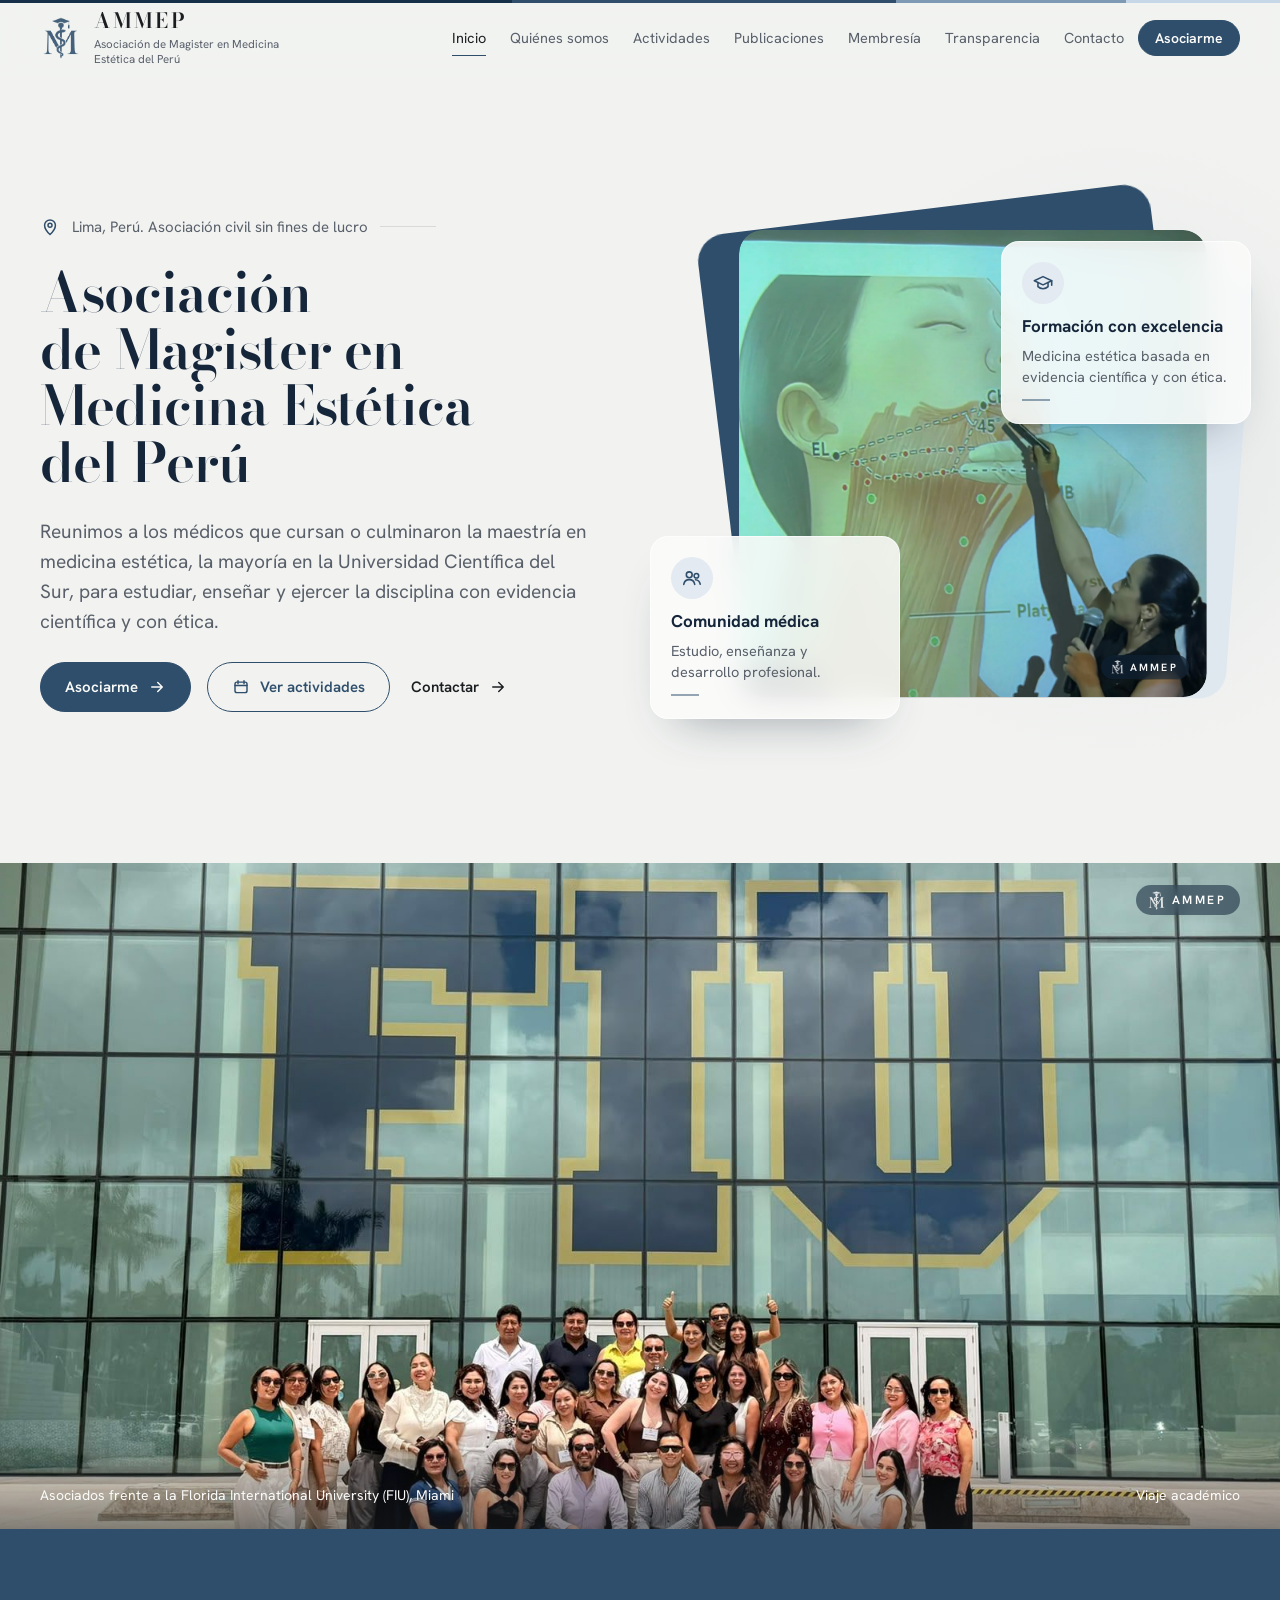
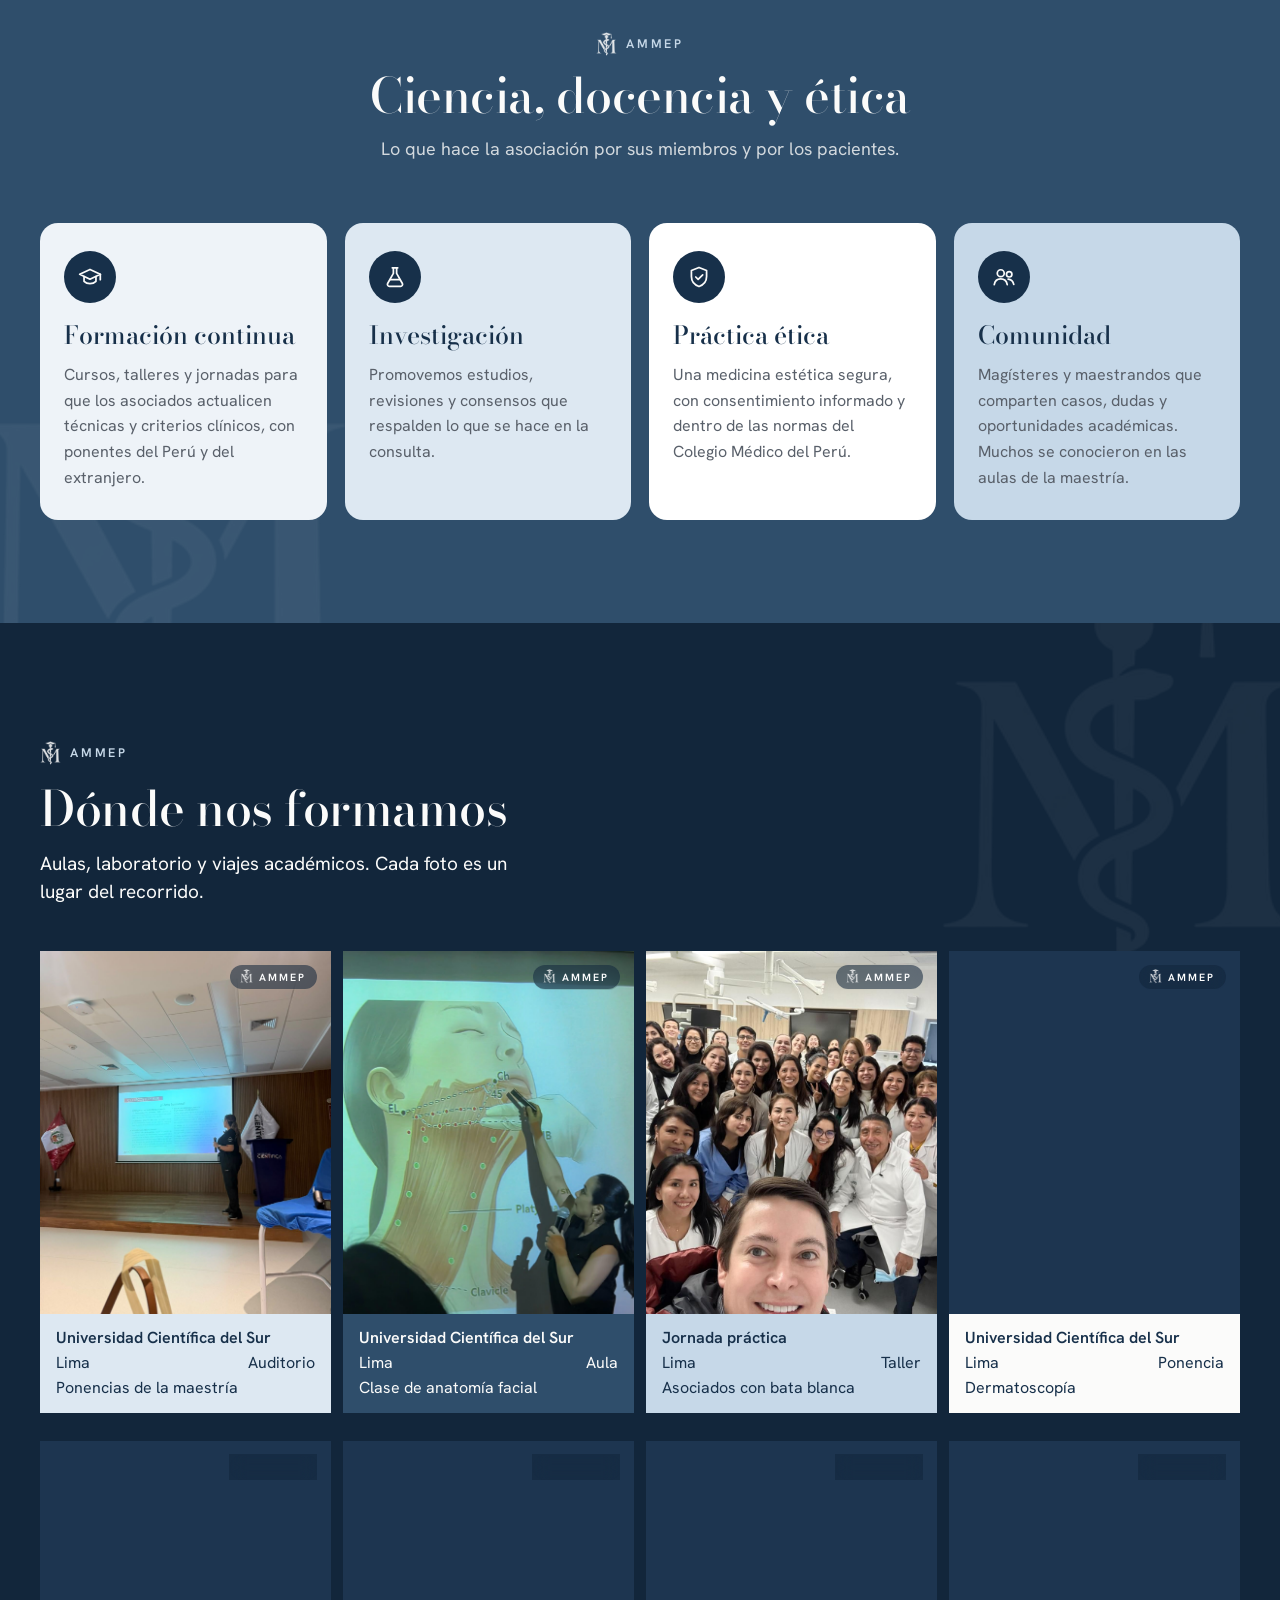
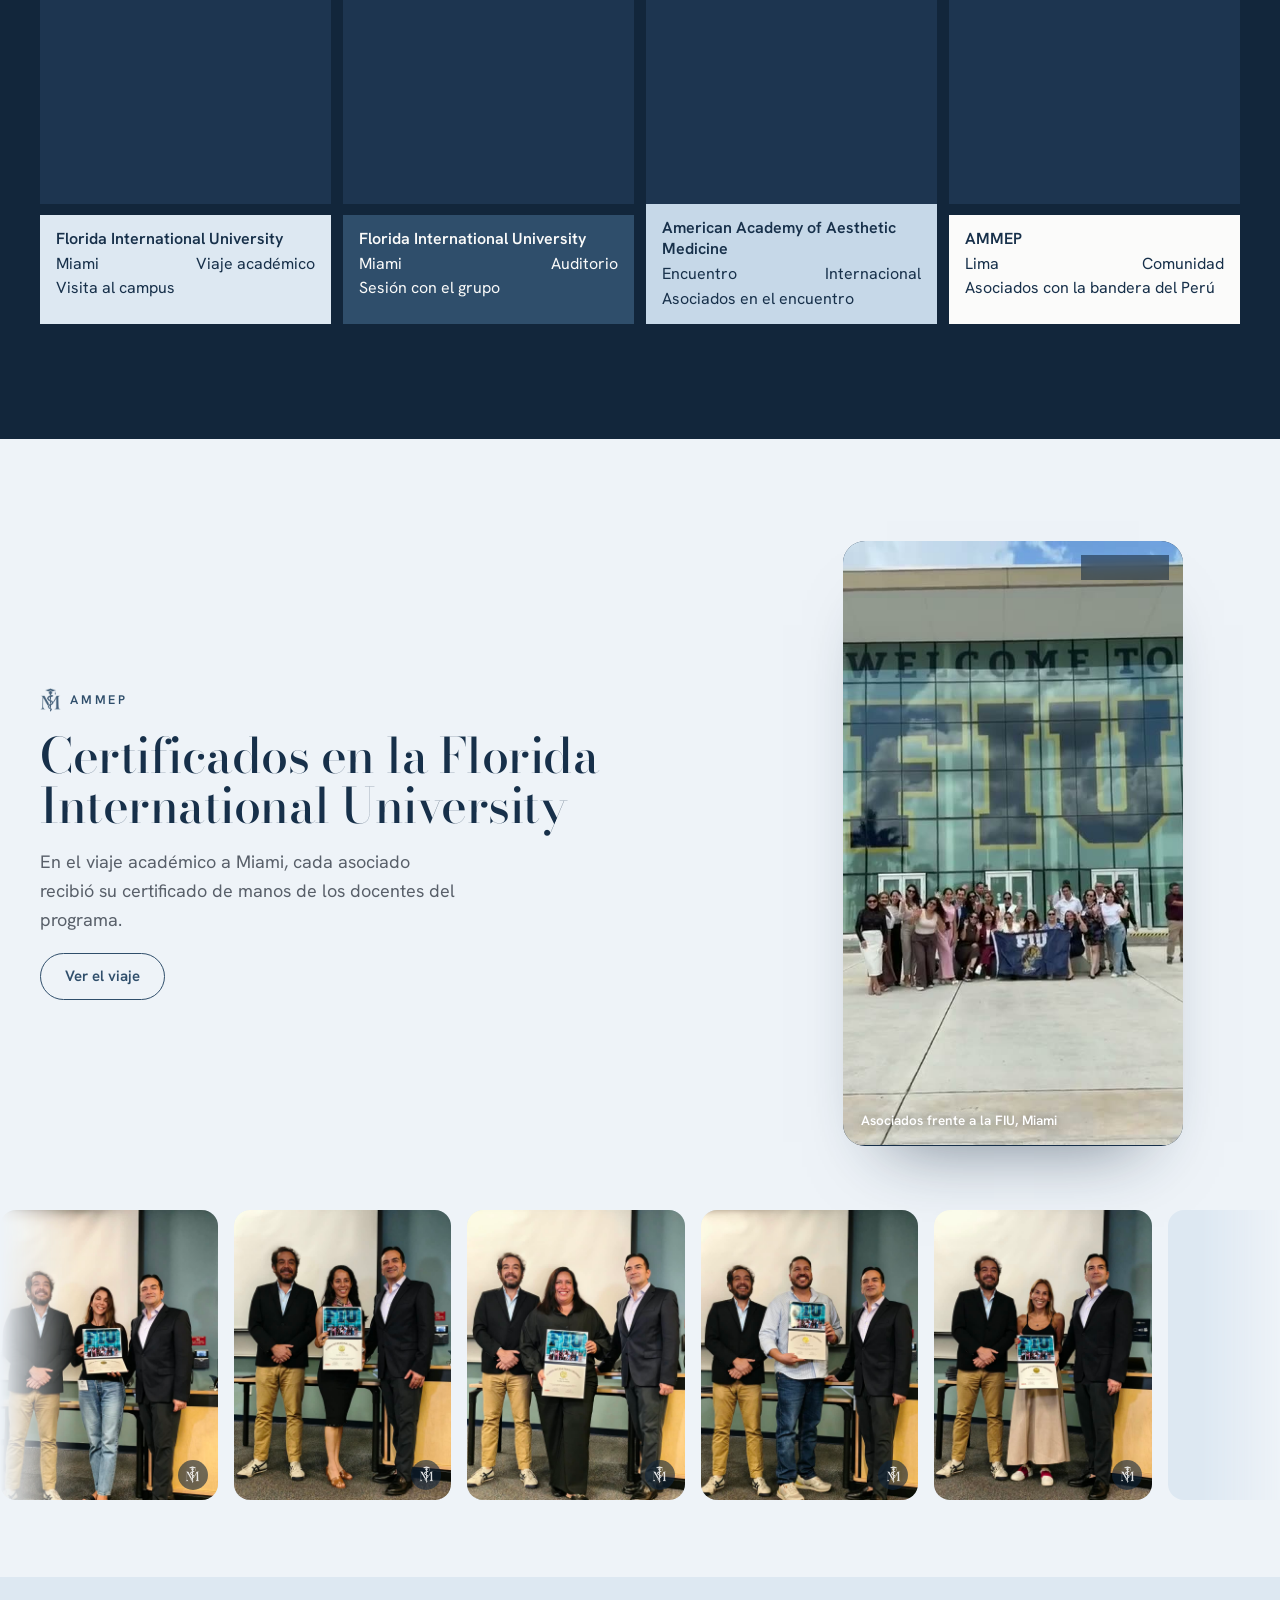
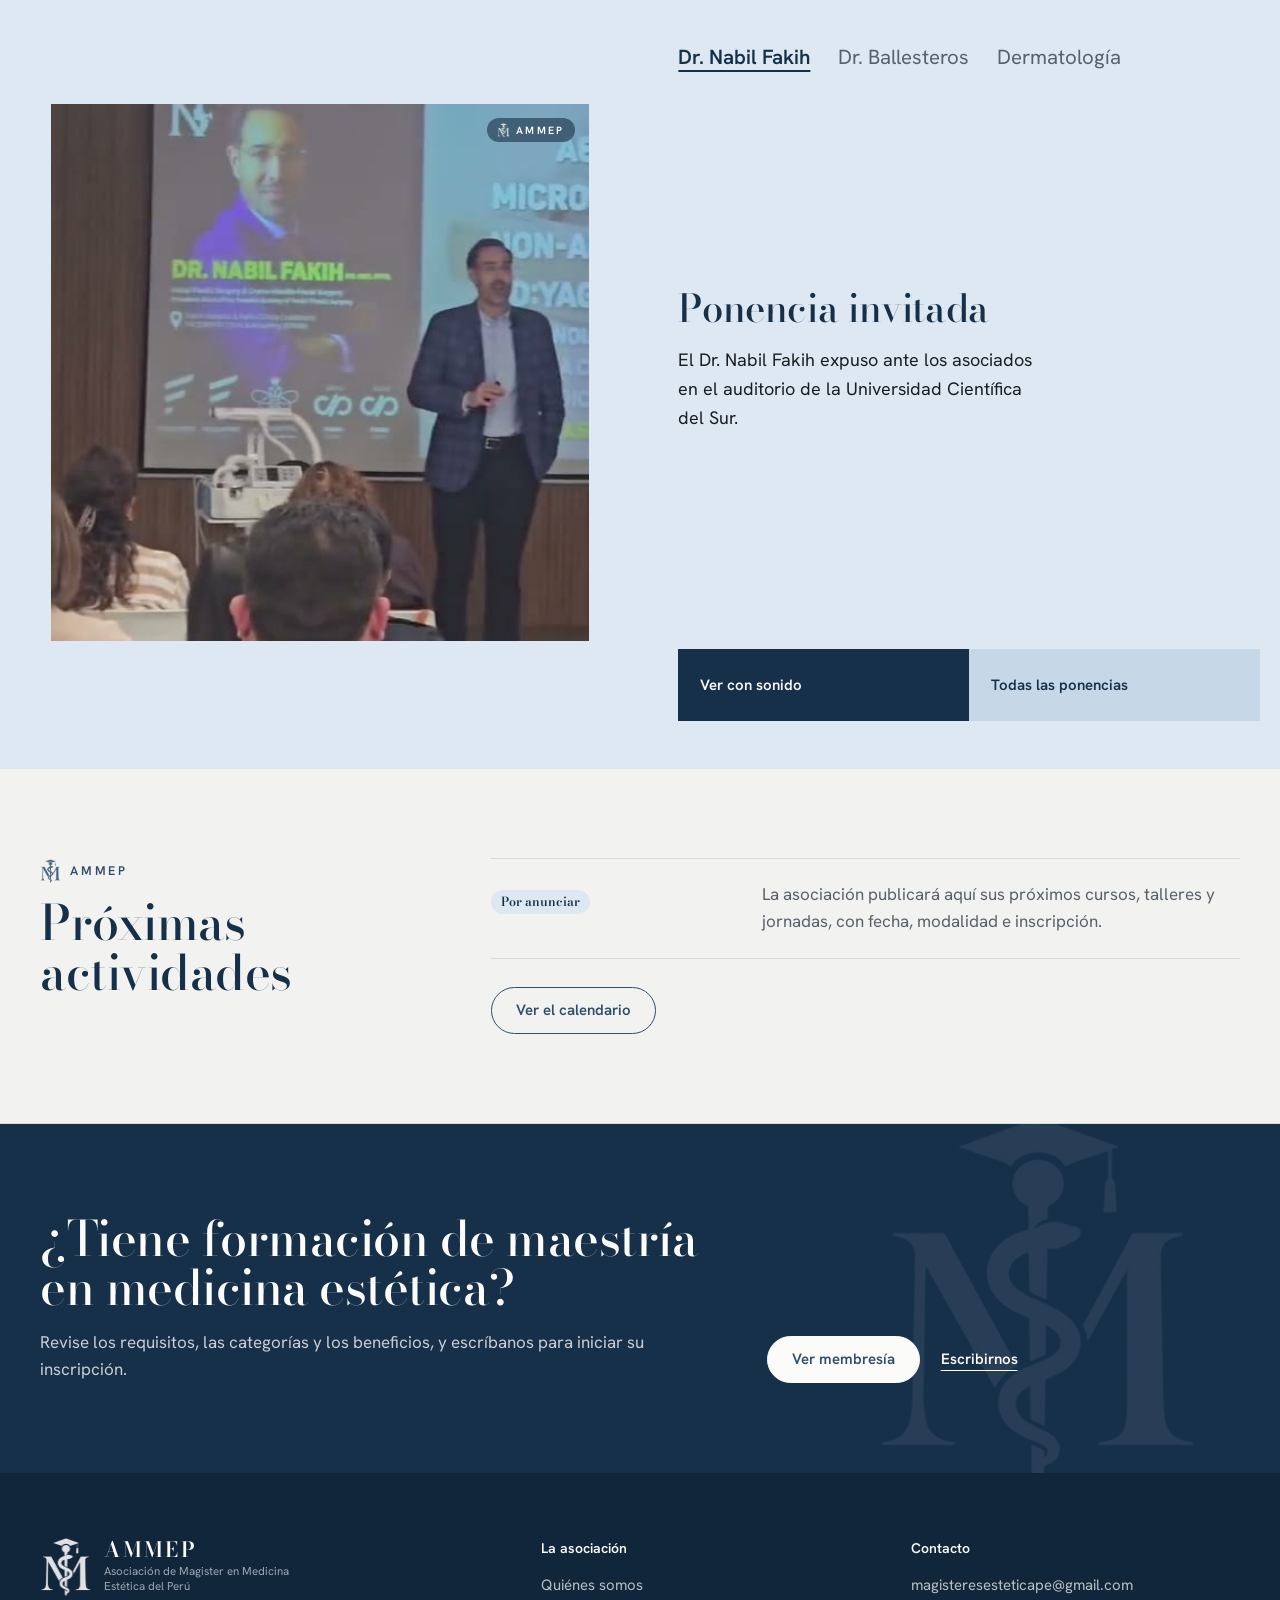
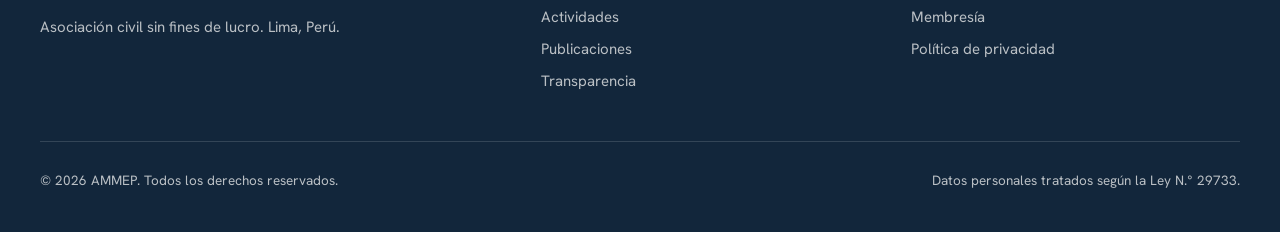
<file: index.html>
<!doctype html>
<html lang="es-PE">
<head>
<meta charset="utf-8">
<meta name="robots" content="noindex, nofollow">
<meta name="viewport" content="width=device-width, initial-scale=1, viewport-fit=cover">
<title>AMMEP | Asociación de Magister en Medicina Estética del Perú</title>
<meta name="description" content="AMMEP reúne a los médicos con formación de maestría en medicina estética del Perú: formación continua, investigación y práctica ética.">
<meta property="og:title" content="AMMEP | Asociación de Magister en Medicina Estética del Perú">
<meta property="og:description" content="AMMEP reúne a los médicos con formación de maestría en medicina estética del Perú: formación continua, investigación y práctica ética.">
<meta property="og:type" content="website">
<meta property="og:url" content="https://www.ammep.pe/">
<meta property="og:image" content="https://www.ammep.pe/assets/fotos/fiu-fachada.jpg">
<link rel="canonical" href="https://www.ammep.pe/">
<meta property="og:locale" content="es_PE">
<meta name="theme-color" content="#f2f3f1">
<link rel="icon" href="data:image/svg+xml,%3Csvg xmlns='http://www.w3.org/2000/svg' viewBox='0 0 64 64'%3E%3Crect width='64' height='64' rx='14' fill='%234f2f43'/%3E%3Ctext x='32' y='44' text-anchor='middle' font-family='Georgia,serif' font-size='34' fill='%23fbfbfa'%3EA%3C/text%3E%3C/svg%3E">
<link rel="preconnect" href="https://fonts.googleapis.com">
<link rel="preconnect" href="https://fonts.gstatic.com" crossorigin>
<link rel="stylesheet" href="https://fonts.googleapis.com/css2?family=Bodoni+Moda:ital,opsz,wght@0,6..96,400..700;1,6..96,400..600&family=Hanken+Grotesk:wght@400;500;600&display=swap">
<link rel="stylesheet" href="assets/estilos.css">
<script>document.documentElement.classList.add('js')</script>
</head>
<body>
<header class="cabecera">
  <div class="contenedor">
    <a class="marca" href="index.html" aria-label="AMMEP, ir al inicio">
      <img src="assets/logo.png" alt="" onerror="this.remove()">
      <span><span class="sigla">AMMEP</span><span class="nombre">Asociación de Magister en Medicina Estética del Perú</span></span>
    </a>
    <button class="boton-menu" type="button" aria-expanded="false" aria-controls="menu"><b>Menú</b><span aria-hidden="true"></span></button>
    <nav class="menu" id="menu" aria-label="Principal">
      <a href="index.html" aria-current="page">Inicio</a>
      <a href="quienes-somos.html">Quiénes somos</a>
      <a href="actividades.html">Actividades</a>
      <a href="publicaciones.html">Publicaciones</a>
      <a href="membresia.html">Membresía</a>
      <a href="transparencia.html">Transparencia</a>
      <a href="contacto.html">Contacto</a>
      <a class="boton lleno chico" href="membresia.html#inscripcion">Asociarme</a>
    </nav>
  </div>
</header>
<main>
<section class="portada portada-v3">
  <div class="contenedor">
    <div class="texto">
      <p class="ubicacion-v3" data-rise style="--i:0"><svg viewBox="0 0 24 24" aria-hidden="true"><path d="M12 21s-6.5-5.6-6.5-11a6.5 6.5 0 0 1 13 0C18.5 15.4 12 21 12 21z"/><circle cx="12" cy="10" r="2.4"/></svg><span>Lima, Perú. Asociación civil sin fines de lucro</span></p>
      <h1 class="titulo-v3">
        <span class="linea"><span data-line style="--i:0">Asociación</span></span>
        <span class="linea"><span data-line style="--i:1">de Magister en</span></span>
        <span class="linea"><span data-line style="--i:2">Medicina Estética</span></span>
        <span class="linea"><span data-line style="--i:3">del Perú</span></span>
      </h1>
      <p class="lead" data-rise style="--i:1">Reunimos a los médicos que cursan o culminaron la maestría en medicina estética, la mayoría en la Universidad Científica del Sur, para estudiar, enseñar y ejercer la disciplina con evidencia científica y con ética.</p>
      <div class="acciones" data-rise style="--i:2">
        <a class="boton lleno con-icono" href="membresia.html">Asociarme <svg viewBox="0 0 24 24" aria-hidden="true"><path d="M5 12h13M13 6l6 6-6 6"/></svg></a>
        <a class="boton borde con-icono" href="actividades.html"><svg viewBox="0 0 24 24" aria-hidden="true"><rect x="4" y="5.5" width="16" height="14" rx="2.5"/><path d="M8 3.5v4M16 3.5v4M4 10h16"/></svg> Ver actividades</a>
        <a class="boton texto con-icono" href="contacto.html">Contactar <svg viewBox="0 0 24 24" aria-hidden="true"><path d="M5 12h13M13 6l6 6-6 6"/></svg></a>
      </div>
    </div>
    <div class="escena-v3">
      <span class="aro" aria-hidden="true"></span>
      <span class="forma forma-marino" aria-hidden="true"></span>
      <span class="forma forma-clara" aria-hidden="true"></span>
      <figure class="foto-v3" data-pieza>
        <img src="assets/fotos/anatomia-facial.jpg" alt="Docente explicando la anatomía facial y los puntos de aplicación sobre una lámina proyectada" fetchpriority="high">
      </figure>
      <div class="tarjeta-v3 tarjeta-arriba" data-flota style="--i:0">
        <span class="icono"><svg viewBox="0 0 24 24" aria-hidden="true"><path d="M2.5 9.5 12 5l9.5 4.5L12 14z"/><path d="M6.5 11.6V16c1.4 1.4 3.4 2.2 5.5 2.2s4.1-.8 5.5-2.2v-4.4"/><path d="M21.5 9.5v5"/></svg></span>
        <b>Formación con excelencia</b>
        <span>Medicina estética basada en evidencia científica y con ética.</span>
      </div>
      <div class="tarjeta-v3 tarjeta-abajo" data-flota style="--i:1">
        <span class="icono"><svg viewBox="0 0 24 24" aria-hidden="true"><circle cx="9" cy="8.5" r="3.2"/><path d="M3 19c.6-3.2 3.1-5.2 6-5.2s5.4 2 6 5.2"/><circle cx="16.8" cy="9.5" r="2.5"/><path d="M15.8 14c2.6.2 4.6 2 5.2 4.8"/></svg></span>
        <b>Comunidad médica</b>
        <span>Estudio, enseñanza y desarrollo profesional.</span>
      </div>
    </div>
  </div>
</section>
<figure class="banda-foto">
  <img src="assets/fotos/fiu-fachada.jpg" alt="Asociados de AMMEP frente al edificio de la Florida International University" fetchpriority="high">
  <figcaption><div class="contenedor"><span>Asociados frente a la Florida International University (FIU), Miami</span><span>Viaje académico</span></div></figcaption>
</figure>
<section class="servicios" id="que-hacemos">
  <div class="contenedor">
    <div class="cabeza-servicios" data-entra>
      <p class="antetitulo">AMMEP</p>
      <h2>Ciencia, docencia y ética</h2>
      <p>Lo que hace la asociación por sus miembros y por los pacientes.</p>
    </div>
    <ul class="tarjetas-servicio">
      <li data-entra style="--i:0"><span class="icono"><svg viewBox="0 0 24 24" aria-hidden="true"><path d="M2.5 9.5 12 5l9.5 4.5L12 14z"/><path d="M6.5 11.6V16c1.4 1.4 3.4 2.2 5.5 2.2s4.1-.8 5.5-2.2v-4.4"/><path d="M21.5 9.5v5"/></svg></span><h3>Formación continua</h3><p>Cursos, talleres y jornadas para que los asociados actualicen técnicas y criterios clínicos, con ponentes del Perú y del extranjero.</p></li>
      <li data-entra style="--i:1"><span class="icono"><svg viewBox="0 0 24 24" aria-hidden="true"><path d="M9.5 3.5h5M10.5 3.5v5.2L5.2 18a1.8 1.8 0 0 0 1.6 2.6h10.4a1.8 1.8 0 0 0 1.6-2.6l-5.3-9.3V3.5"/><path d="M7.6 14.5h8.8"/></svg></span><h3>Investigación</h3><p>Promovemos estudios, revisiones y consensos que respalden lo que se hace en la consulta.</p></li>
      <li data-entra style="--i:2"><span class="icono"><svg viewBox="0 0 24 24" aria-hidden="true"><path d="M12 3.2 5 6v5.6c0 4.3 3 7.8 7 9.2 4-1.4 7-4.9 7-9.2V6z"/><path d="m9 12 2.2 2.2L15.4 10"/></svg></span><h3>Práctica ética</h3><p>Una medicina estética segura, con consentimiento informado y dentro de las normas del Colegio Médico del Perú.</p></li>
      <li data-entra style="--i:3"><span class="icono"><svg viewBox="0 0 24 24" aria-hidden="true"><circle cx="9" cy="8.5" r="3.2"/><path d="M3 19c.6-3.2 3.1-5.2 6-5.2s5.4 2 6 5.2"/><circle cx="16.8" cy="9.5" r="2.5"/><path d="M15.8 14c2.6.2 4.6 2 5.2 4.8"/></svg></span><h3>Comunidad</h3><p>Magísteres y maestrandos que comparten casos, dudas y oportunidades académicas. Muchos se conocieron en las aulas de la maestría.</p></li>
    </ul>
  </div>
</section>
<section class="lugares" id="lugares">
  <div class="contenedor">
    <h2 data-entra>Dónde nos formamos</h2>
    <p class="intro-lugares" data-entra style="--i:1">Aulas, laboratorio y viajes académicos. Cada foto es un lugar del recorrido.</p>
    <div class="fichas">
      <figure class="ficha-foto" data-entra style="--i:0"><div class="imagen"><img src="assets/fotos/ponencia-cientifica.jpg" alt="Ponencias de la maestría" loading="lazy" decoding="async" style="object-position:center"></div><figcaption><b>Universidad Científica del Sur</b><span class="fila"><span>Lima</span><span>Auditorio</span></span><span>Ponencias de la maestría</span></figcaption></figure>
      <figure class="ficha-foto" data-entra style="--i:1"><div class="imagen"><img src="assets/fotos/anatomia-facial.jpg" alt="Clase de anatomía facial" loading="lazy" decoding="async" style="object-position:center 30%"></div><figcaption><b>Universidad Científica del Sur</b><span class="fila"><span>Lima</span><span>Aula</span></span><span>Clase de anatomía facial</span></figcaption></figure>
      <figure class="ficha-foto" data-entra style="--i:2"><div class="imagen"><img src="assets/fotos/grupo-batas.jpg" alt="Asociados con bata blanca" loading="lazy" decoding="async" style="object-position:center"></div><figcaption><b>Jornada práctica</b><span class="fila"><span>Lima</span><span>Taller</span></span><span>Asociados con bata blanca</span></figcaption></figure>
      <figure class="ficha-foto" data-entra style="--i:3"><div class="imagen"><img src="assets/fotos/dermatologa-1.jpg" alt="Dermatoscopía" loading="lazy" decoding="async" style="object-position:center 40%"></div><figcaption><b>Universidad Científica del Sur</b><span class="fila"><span>Lima</span><span>Ponencia</span></span><span>Dermatoscopía</span></figcaption></figure>
      <figure class="ficha-foto" data-entra style="--i:4"><div class="imagen"><img src="assets/fotos/fiu-grupo.jpg" alt="Visita al campus" loading="lazy" decoding="async" style="object-position:center"></div><figcaption><b>Florida International University</b><span class="fila"><span>Miami</span><span>Viaje académico</span></span><span>Visita al campus</span></figcaption></figure>
      <figure class="ficha-foto" data-entra style="--i:5"><div class="imagen"><img src="assets/fotos/fiu-auditorio.jpg" alt="Sesión con el grupo" loading="lazy" decoding="async" style="object-position:center 70%"></div><figcaption><b>Florida International University</b><span class="fila"><span>Miami</span><span>Auditorio</span></span><span>Sesión con el grupo</span></figcaption></figure>
      <figure class="ficha-foto" data-entra style="--i:6"><div class="imagen"><img src="assets/fotos/encuentro-aaam.jpg" alt="Asociados en el encuentro" loading="lazy" decoding="async" style="object-position:center"></div><figcaption><b>American Academy of Aesthetic Medicine</b><span class="fila"><span>Encuentro</span><span>Internacional</span></span><span>Asociados en el encuentro</span></figcaption></figure>
      <figure class="ficha-foto" data-entra style="--i:7"><div class="imagen"><img src="assets/fotos/grupo-bandera.jpg" alt="Asociados con la bandera del Perú" loading="lazy" decoding="async" style="object-position:center 60%"></div><figcaption><b>AMMEP</b><span class="fila"><span>Lima</span><span>Comunidad</span></span><span>Asociados con la bandera del Perú</span></figcaption></figure>
    </div>
  </div>
</section>
<section class="certificacion" id="certificacion">
  <div class="contenedor">
    <div class="cert-texto" data-entra>
      <p class="antetitulo">AMMEP</p>
      <h2>Certificados en la Florida International University</h2>
      <p>En el viaje académico a Miami, cada asociado recibió su certificado de manos de los docentes del programa.</p>
      <a class="boton borde" href="actividades.html#realizadas">Ver el viaje</a>
    </div>
    <figure class="cert-video" data-entra style="--i:1">
      <video data-ambiente muted loop playsinline preload="metadata" poster="assets/videos/fiu-saludo.jpg" aria-label="Asociados saludando frente al edificio de la FIU, sin sonido"><source src="assets/videos/fiu-saludo.mp4" type="video/mp4"></video>
      <figcaption>Asociados frente a la FIU, Miami</figcaption>
    </figure>
  </div>
  <div class="carrusel" aria-label="Entrega de certificados en la FIU">
    <div class="pista">
        <figure class="retrato"><img src="assets/fotos/certificado-1.jpg" alt="Asociado de AMMEP con su certificado, entre los docentes del programa" loading="lazy" decoding="async"></figure>
        <figure class="retrato"><img src="assets/fotos/certificado-2.jpg" alt="Asociado de AMMEP con su certificado, entre los docentes del programa" loading="lazy" decoding="async"></figure>
        <figure class="retrato"><img src="assets/fotos/certificado-3.jpg" alt="Asociado de AMMEP con su certificado, entre los docentes del programa" loading="lazy" decoding="async"></figure>
        <figure class="retrato"><img src="assets/fotos/certificado-4.jpg" alt="Asociado de AMMEP con su certificado, entre los docentes del programa" loading="lazy" decoding="async"></figure>
        <figure class="retrato"><img src="assets/fotos/certificado-5.jpg" alt="Asociado de AMMEP con su certificado, entre los docentes del programa" loading="lazy" decoding="async"></figure>
        <figure class="retrato"><img src="assets/fotos/certificado-6.jpg" alt="Asociado de AMMEP con su certificado, entre los docentes del programa" loading="lazy" decoding="async"></figure>
        <figure class="retrato"><img src="assets/fotos/certificado-7.jpg" alt="Asociado de AMMEP con su certificado, entre los docentes del programa" loading="lazy" decoding="async"></figure>
        <figure class="retrato"><img src="assets/fotos/certificado-8.jpg" alt="Asociado de AMMEP con su certificado, entre los docentes del programa" loading="lazy" decoding="async"></figure>
        <figure class="retrato"><img src="assets/fotos/certificado-9.jpg" alt="Asociado de AMMEP con su certificado, entre los docentes del programa" loading="lazy" decoding="async"></figure>
        <figure class="retrato"><img src="assets/fotos/certificado-10.jpg" alt="Asociado de AMMEP con su certificado, entre los docentes del programa" loading="lazy" decoding="async"></figure>
        <figure class="retrato" aria-hidden="true"><img src="assets/fotos/certificado-1.jpg" alt="" loading="lazy" decoding="async"></figure>
        <figure class="retrato" aria-hidden="true"><img src="assets/fotos/certificado-2.jpg" alt="" loading="lazy" decoding="async"></figure>
        <figure class="retrato" aria-hidden="true"><img src="assets/fotos/certificado-3.jpg" alt="" loading="lazy" decoding="async"></figure>
        <figure class="retrato" aria-hidden="true"><img src="assets/fotos/certificado-4.jpg" alt="" loading="lazy" decoding="async"></figure>
        <figure class="retrato" aria-hidden="true"><img src="assets/fotos/certificado-5.jpg" alt="" loading="lazy" decoding="async"></figure>
        <figure class="retrato" aria-hidden="true"><img src="assets/fotos/certificado-6.jpg" alt="" loading="lazy" decoding="async"></figure>
        <figure class="retrato" aria-hidden="true"><img src="assets/fotos/certificado-7.jpg" alt="" loading="lazy" decoding="async"></figure>
        <figure class="retrato" aria-hidden="true"><img src="assets/fotos/certificado-8.jpg" alt="" loading="lazy" decoding="async"></figure>
        <figure class="retrato" aria-hidden="true"><img src="assets/fotos/certificado-9.jpg" alt="" loading="lazy" decoding="async"></figure>
        <figure class="retrato" aria-hidden="true"><img src="assets/fotos/certificado-10.jpg" alt="" loading="lazy" decoding="async"></figure>
    </div>
  </div>
</section>
<section class="placa-campo" id="docentes">
  <div class="lado-placa">
    <div class="placa" data-entra>
      <video class="activo" data-docente="fakih" muted loop playsinline preload="metadata" poster="assets/videos/dr-fakih-ponencia.jpg"><source src="assets/videos/dr-fakih-ponencia.mp4" type="video/mp4"></video>
      <video data-docente="ballesteros" muted loop playsinline preload="none" poster="assets/videos/dr-ballesteros-procedimiento.jpg"><source src="assets/videos/dr-ballesteros-procedimiento.mp4" type="video/mp4"></video>
      <img data-docente="dermatologia" src="assets/fotos/dermatologa-2.jpg" alt="Ponente de dermatología frente a láminas de dermatoscopía" loading="lazy">
    </div>
  </div>
  <div class="lado-texto">
    <div class="pestanas" role="tablist" aria-label="Docentes" data-entra>
      <button type="button" role="tab" aria-selected="true" data-tab="fakih">Dr. Nabil Fakih</button>
      <button type="button" role="tab" aria-selected="false" data-tab="ballesteros">Dr. Ballesteros</button>
      <button type="button" role="tab" aria-selected="false" data-tab="dermatologia">Dermatología</button>
    </div>
    <div data-entra style="--i:1">
      <div class="ficha-docente" data-ficha="fakih"><h2>Ponencia invitada</h2><p>El Dr. Nabil Fakih expuso ante los asociados en el auditorio de la Universidad Científica del Sur.</p></div>
      <div class="ficha-docente" data-ficha="ballesteros"><h2>Demostración práctica</h2><p>El Dr. Ballesteros muestra la técnica paso a paso frente al grupo. El rostro del paciente aparece desenfocado.</p></div>
      <div class="ficha-docente" data-ficha="dermatologia"><h2>Dermatoscopía</h2><p>Ponencia sobre criterios para lesiones melanocíticas, con láminas de dermatoscopía.</p></div>
    </div>
    <div class="celdas" data-entra style="--i:2">
      <button type="button" id="ver-sonido">Ver con sonido</button>
      <a href="actividades.html#videos">Todas las ponencias</a>
    </div>
  </div>
</section>
<section class="bloque" id="proximas">
  <div class="contenedor">
    <div class="cabeza">
      <h2>Próximas actividades</h2>
    </div>
    <div class="cuerpo">
      <ul class="filas">
        <li><h3><span class="estado">Por anunciar</span></h3><p>La asociación publicará aquí sus próximos cursos, talleres y jornadas, con fecha, modalidad e inscripción.</p></li>
      </ul>
      <div class="acciones"><a class="boton borde" href="actividades.html">Ver el calendario</a></div>
    </div>
  </div>
</section>
<section class="llamado">
  <div class="contenedor">
    <div style="display:grid;gap:16px">
      <h2>¿Tiene formación de maestría en medicina estética?</h2>
      <p>Revise los requisitos, las categorías y los beneficios, y escríbanos para iniciar su inscripción.</p>
    </div>
    <div class="acciones">
      <a class="boton lleno" href="membresia.html">Ver membresía</a>
      <a class="boton texto" href="contacto.html">Escribirnos</a>
    </div>
  </div>
</section>
</main>
<footer class="pie">
  <div class="contenedor">
    <div style="display:grid;gap:18px;align-content:start">
      <a class="marca" href="index.html"><img src="assets/logo-blanco.png" alt="" onerror="this.remove()"><span><span class="sigla">AMMEP</span><span class="nombre">Asociación de Magister en Medicina Estética del Perú</span></span></a>
      <p>Asociación civil sin fines de lucro. Lima, Perú.</p>
    </div>
    <div>
      <h4>La asociación</h4>
      <ul>
        <li><a href="quienes-somos.html">Quiénes somos</a></li>
        <li><a href="actividades.html">Actividades</a></li>
        <li><a href="publicaciones.html">Publicaciones</a></li>
        <li><a href="transparencia.html">Transparencia</a></li>
      </ul>
    </div>
    <div>
      <h4>Contacto</h4>
      <ul>
        <li><a href="mailto:magisteresesteticape@gmail.com">magisteresesteticape@gmail.com</a></li>
        <li><a href="membresia.html">Membresía</a></li>
        <li><a href="contacto.html#privacidad">Política de privacidad</a></li>
      </ul>
    </div>
    <div class="legal"><span>© <span data-anio>2026</span> AMMEP. Todos los derechos reservados.</span><span>Datos personales tratados según la Ley N.° 29733.</span></div>
  </div>
</footer>
<script src="assets/sitio.js"></script>
</body>
</html>
</file>
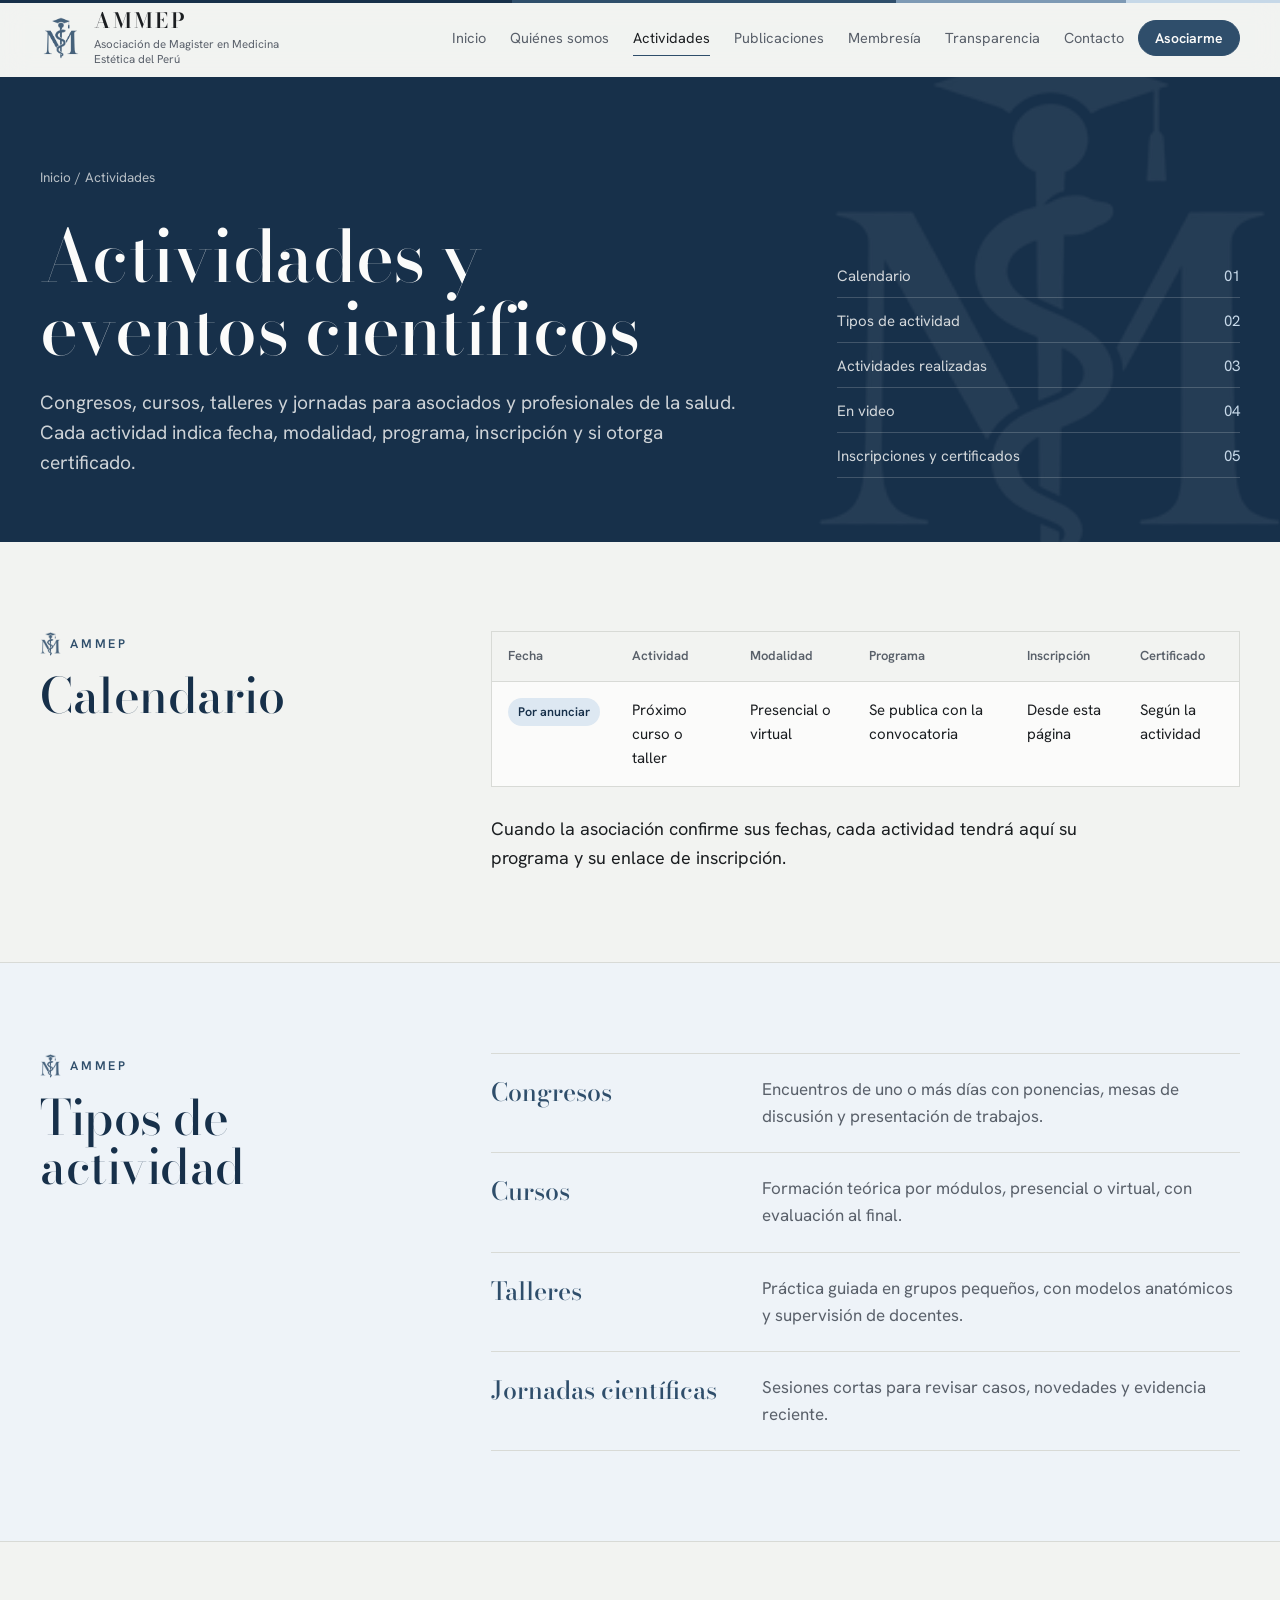
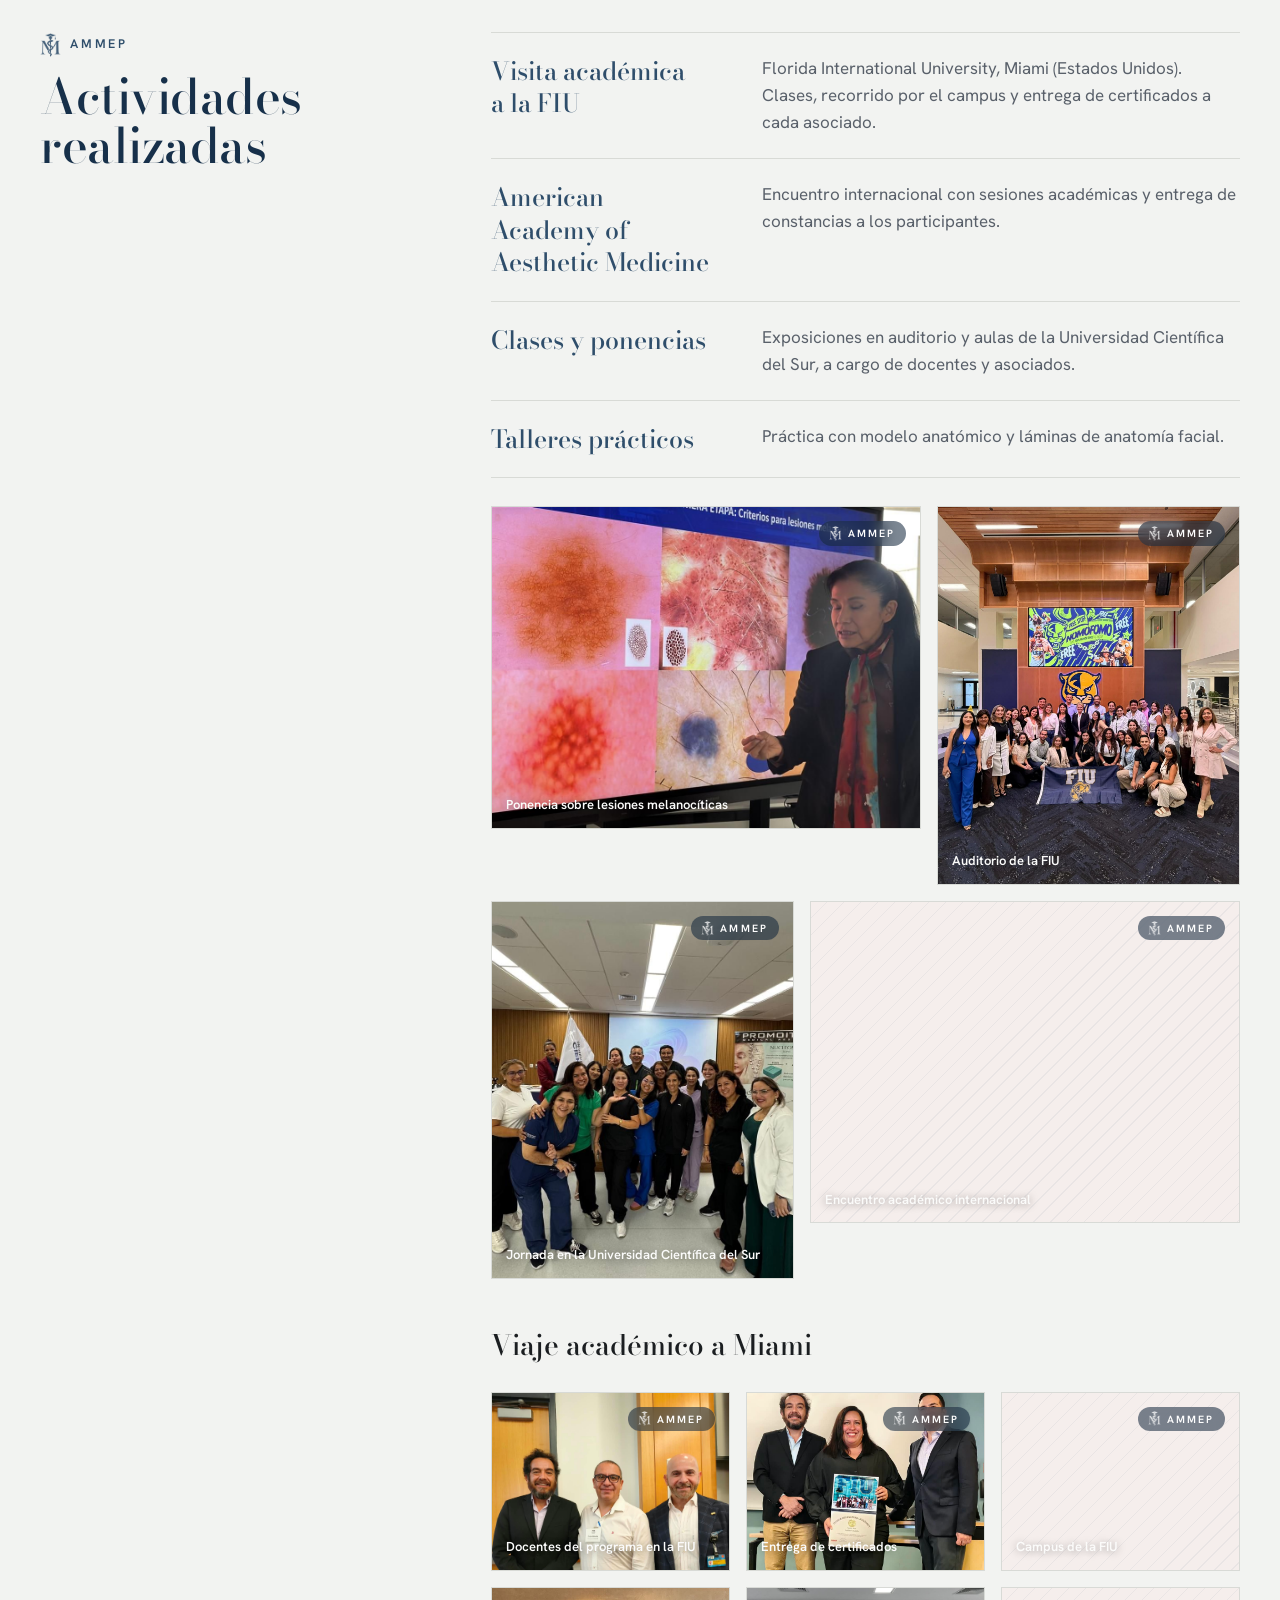
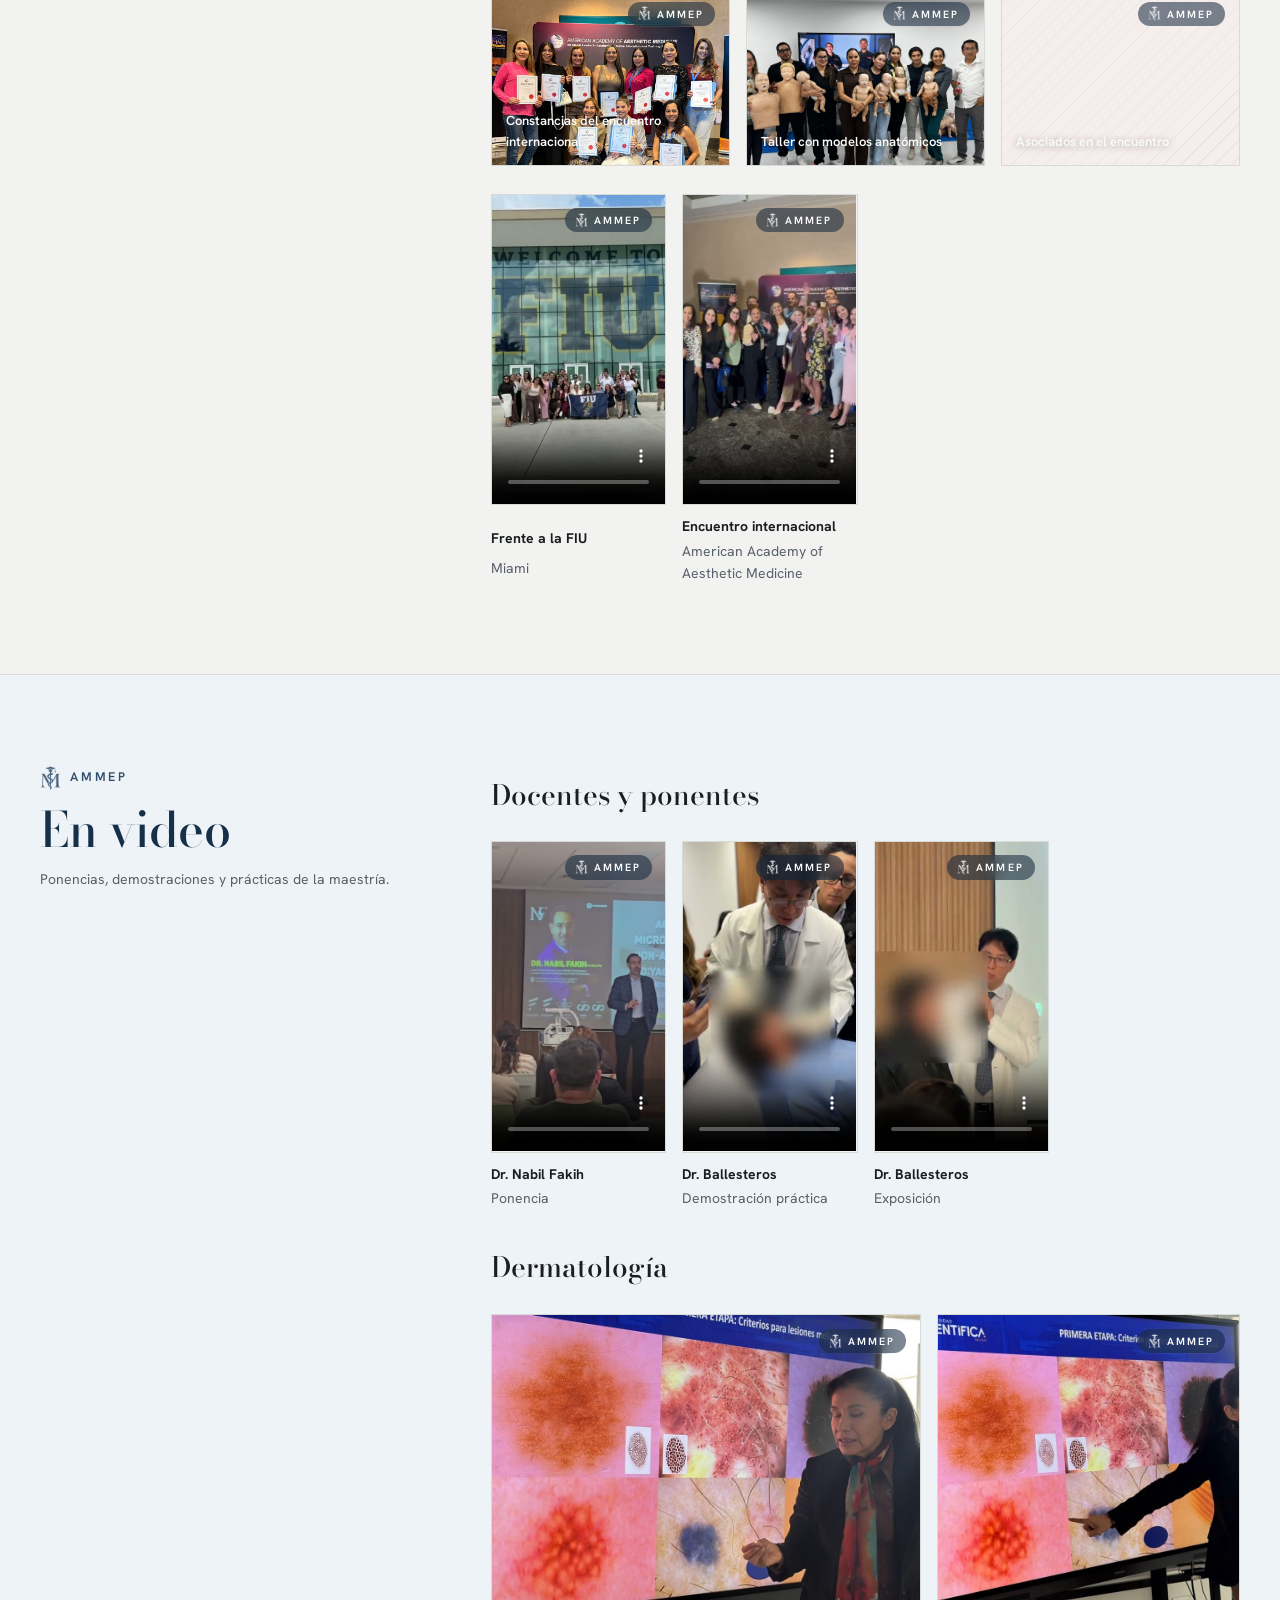
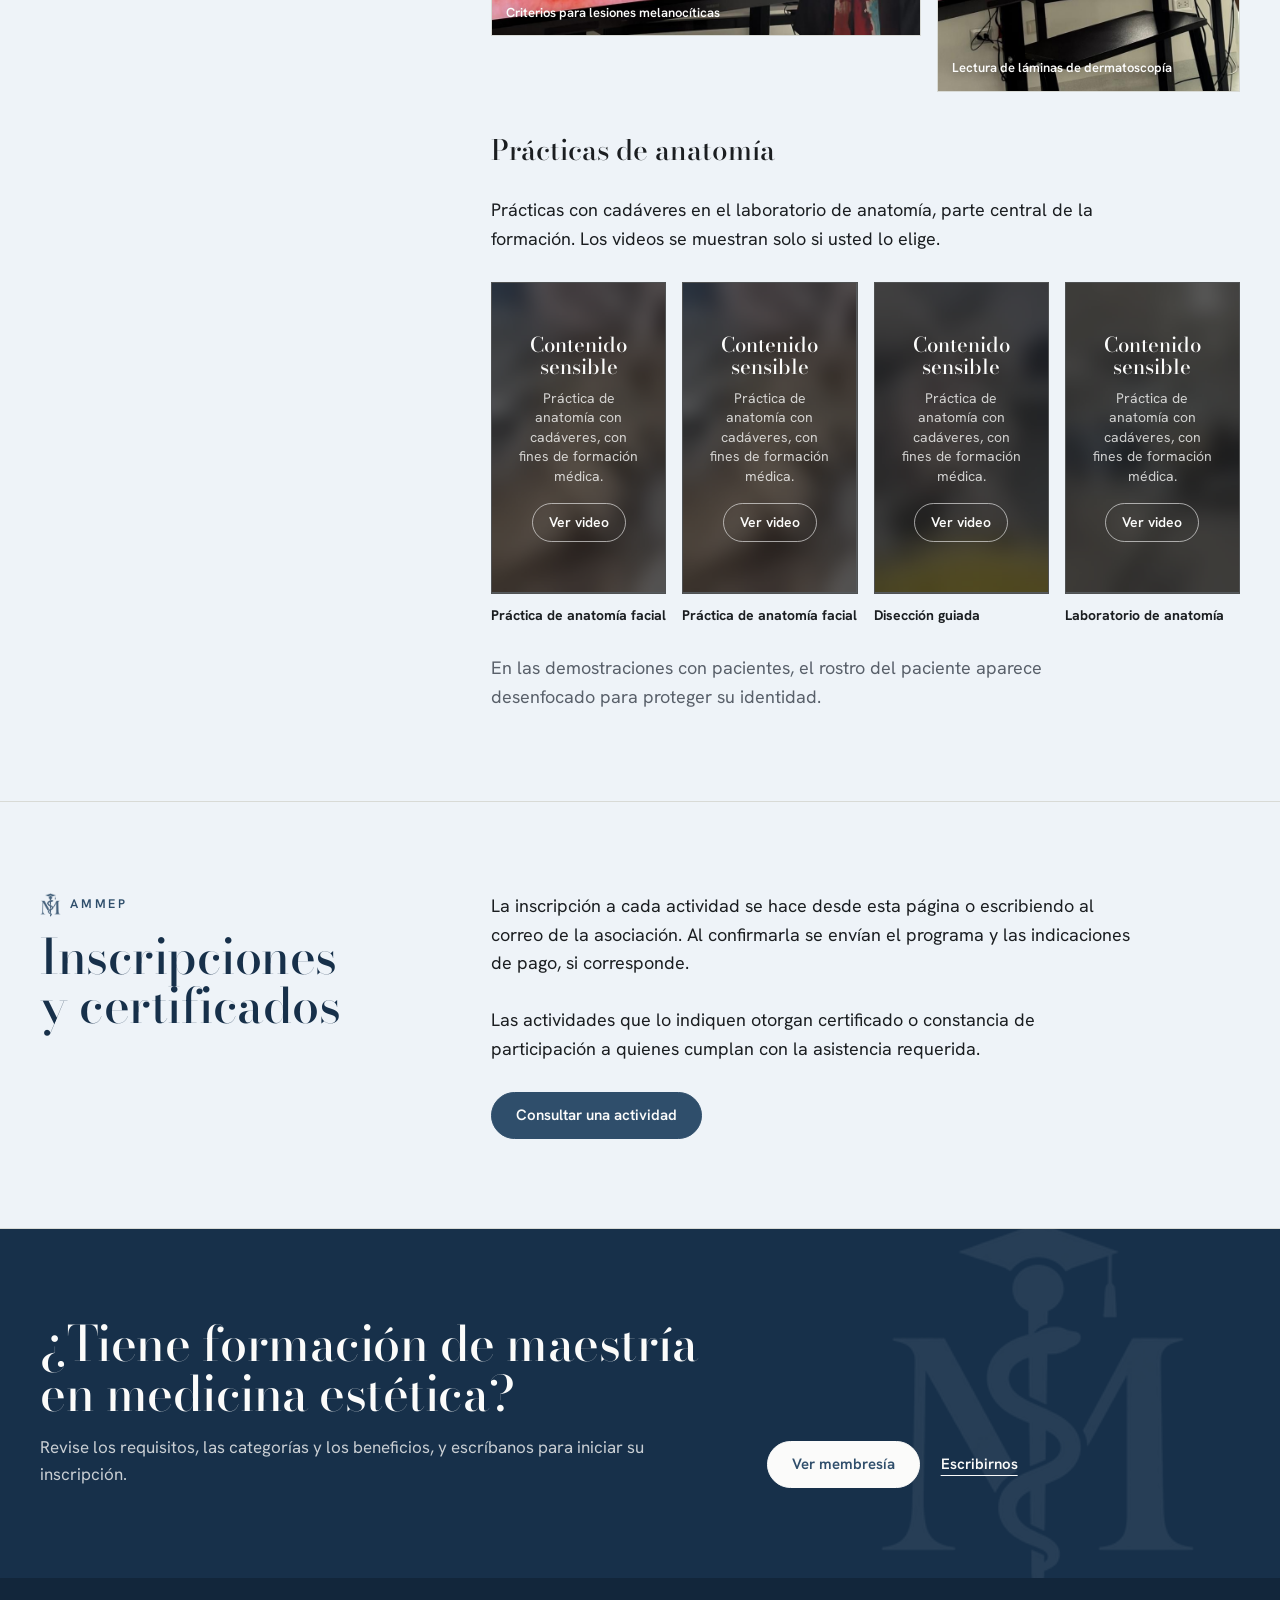
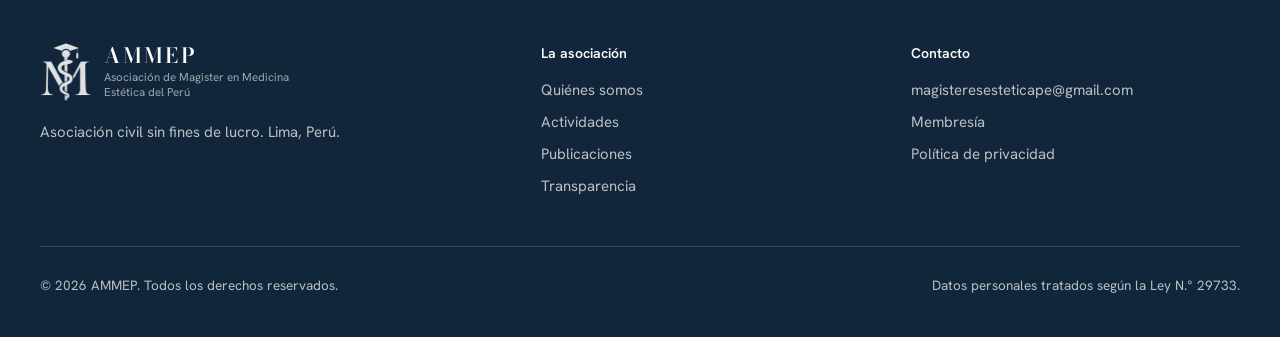
<file: actividades.html>
<!doctype html>
<html lang="es-PE">
<head>
<meta charset="utf-8">
<meta name="robots" content="noindex, nofollow">
<meta name="viewport" content="width=device-width, initial-scale=1, viewport-fit=cover">
<title>Actividades | AMMEP</title>
<meta name="description" content="Congresos, cursos, talleres y jornadas científicas de AMMEP: calendario, modalidad, inscripción y certificados.">
<meta property="og:title" content="Actividades | AMMEP">
<meta property="og:description" content="Congresos, cursos, talleres y jornadas científicas de AMMEP: calendario, modalidad, inscripción y certificados.">
<meta property="og:type" content="website">
<meta property="og:url" content="https://www.ammep.pe/actividades.html">
<meta property="og:image" content="https://www.ammep.pe/assets/fotos/fiu-fachada.jpg">
<link rel="canonical" href="https://www.ammep.pe/actividades.html">
<meta property="og:locale" content="es_PE">
<meta name="theme-color" content="#f2f3f1">
<link rel="icon" href="data:image/svg+xml,%3Csvg xmlns='http://www.w3.org/2000/svg' viewBox='0 0 64 64'%3E%3Crect width='64' height='64' rx='14' fill='%234f2f43'/%3E%3Ctext x='32' y='44' text-anchor='middle' font-family='Georgia,serif' font-size='34' fill='%23fbfbfa'%3EA%3C/text%3E%3C/svg%3E">
<link rel="preconnect" href="https://fonts.googleapis.com">
<link rel="preconnect" href="https://fonts.gstatic.com" crossorigin>
<link rel="stylesheet" href="https://fonts.googleapis.com/css2?family=Bodoni+Moda:ital,opsz,wght@0,6..96,400..700;1,6..96,400..600&family=Hanken+Grotesk:wght@400;500;600&display=swap">
<link rel="stylesheet" href="assets/estilos.css">
<script>document.documentElement.classList.add('js')</script>
</head>
<body>
<header class="cabecera">
  <div class="contenedor">
    <a class="marca" href="index.html" aria-label="AMMEP, ir al inicio">
      <img src="assets/logo.png" alt="" onerror="this.remove()">
      <span><span class="sigla">AMMEP</span><span class="nombre">Asociación de Magister en Medicina Estética del Perú</span></span>
    </a>
    <button class="boton-menu" type="button" aria-expanded="false" aria-controls="menu"><b>Menú</b><span aria-hidden="true"></span></button>
    <nav class="menu" id="menu" aria-label="Principal">
      <a href="index.html">Inicio</a>
      <a href="quienes-somos.html">Quiénes somos</a>
      <a href="actividades.html" aria-current="page">Actividades</a>
      <a href="publicaciones.html">Publicaciones</a>
      <a href="membresia.html">Membresía</a>
      <a href="transparencia.html">Transparencia</a>
      <a href="contacto.html">Contacto</a>
      <a class="boton lleno chico" href="membresia.html#inscripcion">Asociarme</a>
    </nav>
  </div>
</header>
<main>
<section class="titulo-pagina">
  <div class="contenedor">
    <p class="ruta"><a href="index.html">Inicio</a> / Actividades</p>
    <div style="display:grid;gap:22px">
      <h1>Actividades y eventos científicos</h1>
      <p class="lead">Congresos, cursos, talleres y jornadas para asociados y profesionales de la salud. Cada actividad indica fecha, modalidad, programa, inscripción y si otorga certificado.</p>
    </div>
    <ul class="indice" aria-label="En esta página">
        <li><a href="#calendario"><span>Calendario</span><span>01</span></a></li>
        <li><a href="#tipos"><span>Tipos de actividad</span><span>02</span></a></li>
        <li><a href="#realizadas"><span>Actividades realizadas</span><span>03</span></a></li>
        <li><a href="#videos"><span>En video</span><span>04</span></a></li>
        <li><a href="#inscripciones"><span>Inscripciones y certificados</span><span>05</span></a></li>
    </ul>
  </div>
</section>
<section class="bloque" id="calendario">
  <div class="contenedor">
    <div class="cabeza">
      <h2>Calendario</h2>
    </div>
    <div class="cuerpo">
      <div class="tabla">
        <table>
          <thead><tr><th>Fecha</th><th>Actividad</th><th>Modalidad</th><th>Programa</th><th>Inscripción</th><th>Certificado</th></tr></thead>
          <tbody>
            <tr><td><span class="estado">Por anunciar</span></td><td>Próximo curso o taller</td><td>Presencial o virtual</td><td>Se publica con la convocatoria</td><td>Desde esta página</td><td>Según la actividad</td></tr>
          </tbody>
        </table>
      </div>
      <p>Cuando la asociación confirme sus fechas, cada actividad tendrá aquí su programa y su enlace de inscripción.</p>
    </div>
  </div>
</section>
<section class="bloque tinte" id="tipos">
  <div class="contenedor">
    <div class="cabeza">
      <h2>Tipos de actividad</h2>
    </div>
    <div class="cuerpo">
      <ul class="filas">
        <li><h3>Congresos</h3><p>Encuentros de uno o más días con ponencias, mesas de discusión y presentación de trabajos.</p></li>
        <li><h3>Cursos</h3><p>Formación teórica por módulos, presencial o virtual, con evaluación al final.</p></li>
        <li><h3>Talleres</h3><p>Práctica guiada en grupos pequeños, con modelos anatómicos y supervisión de docentes.</p></li>
        <li><h3>Jornadas científicas</h3><p>Sesiones cortas para revisar casos, novedades y evidencia reciente.</p></li>
      </ul>
    </div>
  </div>
</section>
<section class="bloque" id="realizadas">
  <div class="contenedor">
    <div class="cabeza">
      <h2>Actividades realizadas</h2>
    </div>
    <div class="cuerpo">
      <ul class="filas">
        <li><h3>Visita académica a la FIU</h3><p>Florida International University, Miami (Estados Unidos). Clases, recorrido por el campus y entrega de certificados a cada asociado.</p></li>
        <li><h3>American Academy of Aesthetic Medicine</h3><p>Encuentro internacional con sesiones académicas y entrega de constancias a los participantes.</p></li>
        <li><h3>Clases y ponencias</h3><p>Exposiciones en auditorio y aulas de la Universidad Científica del Sur, a cargo de docentes y asociados.</p></li>
        <li><h3>Talleres prácticos</h3><p>Práctica con modelo anatómico y láminas de anatomía facial.</p></li>
      </ul>
      <div class="galeria">
        <figure class="foto"><img src="assets/fotos/dermatoscopia.jpg" alt="Ponencia sobre lesiones melanocíticas" loading="lazy" decoding="async" style="object-position:center"><figcaption><b>Ponencia sobre lesiones melanocíticas</b><code>assets/fotos/dermatoscopia.jpg</code></figcaption></figure>
        <figure class="foto"><img src="assets/fotos/fiu-auditorio.jpg" alt="Auditorio de la FIU" loading="lazy" decoding="async" style="object-position:center 70%"><figcaption><b>Auditorio de la FIU</b><code>assets/fotos/fiu-auditorio.jpg</code></figcaption></figure>
        <figure class="foto"><img src="assets/fotos/grupo-cientifica.jpg" alt="Jornada en la Universidad Científica del Sur" loading="lazy" decoding="async" style="object-position:center 65%"><figcaption><b>Jornada en la Universidad Científica del Sur</b><code>assets/fotos/grupo-cientifica.jpg</code></figcaption></figure>
        <figure class="foto"><img src="assets/fotos/aaam-grupo.jpg" alt="Encuentro académico internacional" loading="lazy" decoding="async" style="object-position:center 60%"><figcaption><b>Encuentro académico internacional</b><code>assets/fotos/aaam-grupo.jpg</code></figcaption></figure>
      </div>
      <h3 class="sub-galeria">Viaje académico a Miami</h3>
      <div class="galeria galeria-viaje">
        <figure class="foto"><img src="assets/fotos/fiu-docentes.jpg" alt="Docentes del programa en la FIU" loading="lazy" decoding="async" style="object-position:center 30%"><figcaption><b>Docentes del programa en la FIU</b><code>assets/fotos/fiu-docentes.jpg</code></figcaption></figure>
        <figure class="foto"><img src="assets/fotos/certificado-3.jpg" alt="Entrega de certificados" loading="lazy" decoding="async" style="object-position:center 35%"><figcaption><b>Entrega de certificados</b><code>assets/fotos/certificado-3.jpg</code></figcaption></figure>
        <figure class="foto"><img src="assets/fotos/fiu-campus.jpg" alt="Campus de la FIU" loading="lazy" decoding="async" style="object-position:center"><figcaption><b>Campus de la FIU</b><code>assets/fotos/fiu-campus.jpg</code></figcaption></figure>
        <figure class="foto"><img src="assets/fotos/aaam-certificados.jpg" alt="Constancias del encuentro internacional" loading="lazy" decoding="async" style="object-position:center 40%"><figcaption><b>Constancias del encuentro internacional</b><code>assets/fotos/aaam-certificados.jpg</code></figcaption></figure>
        <figure class="foto"><img src="assets/fotos/taller-modelos.jpg" alt="Taller con modelos anatómicos" loading="lazy" decoding="async" style="object-position:center"><figcaption><b>Taller con modelos anatómicos</b><code>assets/fotos/taller-modelos.jpg</code></figcaption></figure>
        <figure class="foto"><img src="assets/fotos/aaam-salon.jpg" alt="Asociados en el encuentro" loading="lazy" decoding="async" style="object-position:center 60%"><figcaption><b>Asociados en el encuentro</b><code>assets/fotos/aaam-salon.jpg</code></figcaption></figure>
      </div>
      <div class="videos">
        <figure class="video"><video controls playsinline preload="none" poster="assets/videos/fiu-saludo.jpg"><source src="assets/videos/fiu-saludo.mp4" type="video/mp4"></video><figcaption><b>Frente a la FIU</b><span>Miami</span></figcaption></figure>
        <figure class="video"><video controls playsinline preload="none" poster="assets/videos/aaam-saludo.jpg"><source src="assets/videos/aaam-saludo.mp4" type="video/mp4"></video><figcaption><b>Encuentro internacional</b><span>American Academy of Aesthetic Medicine</span></figcaption></figure>
      </div>
    </div>
  </div>
</section>
<section class="bloque tinte" id="videos">
  <div class="contenedor">
    <div class="cabeza">
      <h2>En video</h2>
      <p class="chico">Ponencias, demostraciones y prácticas de la maestría.</p>
    </div>
    <div class="cuerpo">
      <h3>Docentes y ponentes</h3>
      <div class="videos">
        <figure class="video"><video controls playsinline preload="none" poster="assets/videos/dr-fakih-ponencia.jpg"><source src="assets/videos/dr-fakih-ponencia.mp4" type="video/mp4"></video><figcaption><b>Dr. Nabil Fakih</b><span>Ponencia</span></figcaption></figure>
        <figure class="video"><video controls playsinline preload="none" poster="assets/videos/dr-ballesteros-procedimiento.jpg"><source src="assets/videos/dr-ballesteros-procedimiento.mp4" type="video/mp4"></video><figcaption><b>Dr. Ballesteros</b><span>Demostración práctica</span></figcaption></figure>
        <figure class="video"><video controls playsinline preload="none" poster="assets/videos/dr-ballesteros-ponencia.jpg"><source src="assets/videos/dr-ballesteros-ponencia.mp4" type="video/mp4"></video><figcaption><b>Dr. Ballesteros</b><span>Exposición</span></figcaption></figure>
      </div>
      <h3>Dermatología</h3>
      <div class="galeria">
        <figure class="foto"><img src="assets/fotos/dermatologa-2.jpg" alt="Criterios para lesiones melanocíticas" loading="lazy" decoding="async" style="object-position:center"><figcaption><b>Criterios para lesiones melanocíticas</b><code>assets/fotos/dermatologa-2.jpg</code></figcaption></figure>
        <figure class="foto"><img src="assets/fotos/dermatologa-1.jpg" alt="Lectura de láminas de dermatoscopía" loading="lazy" decoding="async" style="object-position:center 40%"><figcaption><b>Lectura de láminas de dermatoscopía</b><code>assets/fotos/dermatologa-1.jpg</code></figcaption></figure>
      </div>
      <h3>Prácticas de anatomía</h3>
      <p>Prácticas con cadáveres en el laboratorio de anatomía, parte central de la formación. Los videos se muestran solo si usted lo elige.</p>
      <div class="videos">
        <figure class="video sensible"><video playsinline preload="none" poster="assets/videos/anatomia-1.jpg" data-src="assets/videos/anatomia-1.mp4"></video><button class="aviso-sensible" type="button"><b>Contenido sensible</b><span>Práctica de anatomía con cadáveres, con fines de formación médica.</span><i>Ver video</i></button><figcaption><b>Práctica de anatomía facial</b></figcaption></figure>
        <figure class="video sensible"><video playsinline preload="none" poster="assets/videos/anatomia-2.jpg" data-src="assets/videos/anatomia-2.mp4"></video><button class="aviso-sensible" type="button"><b>Contenido sensible</b><span>Práctica de anatomía con cadáveres, con fines de formación médica.</span><i>Ver video</i></button><figcaption><b>Práctica de anatomía facial</b></figcaption></figure>
        <figure class="video sensible"><video playsinline preload="none" poster="assets/videos/anatomia-3.jpg" data-src="assets/videos/anatomia-3.mp4"></video><button class="aviso-sensible" type="button"><b>Contenido sensible</b><span>Práctica de anatomía con cadáveres, con fines de formación médica.</span><i>Ver video</i></button><figcaption><b>Disección guiada</b></figcaption></figure>
        <figure class="video sensible"><video playsinline preload="none" poster="assets/videos/anatomia-4.jpg" data-src="assets/videos/anatomia-4.mp4"></video><button class="aviso-sensible" type="button"><b>Contenido sensible</b><span>Práctica de anatomía con cadáveres, con fines de formación médica.</span><i>Ver video</i></button><figcaption><b>Laboratorio de anatomía</b></figcaption></figure>
      </div>
      <p class="chico">En las demostraciones con pacientes, el rostro del paciente aparece desenfocado para proteger su identidad.</p>
    </div>
  </div>
</section>
<section class="bloque tinte" id="inscripciones">
  <div class="contenedor">
    <div class="cabeza">
      <h2>Inscripciones y certificados</h2>
    </div>
    <div class="cuerpo">
      <p>La inscripción a cada actividad se hace desde esta página o escribiendo al correo de la asociación. Al confirmarla se envían el programa y las indicaciones de pago, si corresponde.</p>
      <p>Las actividades que lo indiquen otorgan certificado o constancia de participación a quienes cumplan con la asistencia requerida.</p>
      <div class="acciones"><a class="boton lleno" href="contacto.html">Consultar una actividad</a></div>
    </div>
  </div>
</section>
<section class="llamado">
  <div class="contenedor">
    <div style="display:grid;gap:16px">
      <h2>¿Tiene formación de maestría en medicina estética?</h2>
      <p>Revise los requisitos, las categorías y los beneficios, y escríbanos para iniciar su inscripción.</p>
    </div>
    <div class="acciones">
      <a class="boton lleno" href="membresia.html">Ver membresía</a>
      <a class="boton texto" href="contacto.html">Escribirnos</a>
    </div>
  </div>
</section>
</main>
<footer class="pie">
  <div class="contenedor">
    <div style="display:grid;gap:18px;align-content:start">
      <a class="marca" href="index.html"><img src="assets/logo-blanco.png" alt="" onerror="this.remove()"><span><span class="sigla">AMMEP</span><span class="nombre">Asociación de Magister en Medicina Estética del Perú</span></span></a>
      <p>Asociación civil sin fines de lucro. Lima, Perú.</p>
    </div>
    <div>
      <h4>La asociación</h4>
      <ul>
        <li><a href="quienes-somos.html">Quiénes somos</a></li>
        <li><a href="actividades.html">Actividades</a></li>
        <li><a href="publicaciones.html">Publicaciones</a></li>
        <li><a href="transparencia.html">Transparencia</a></li>
      </ul>
    </div>
    <div>
      <h4>Contacto</h4>
      <ul>
        <li><a href="mailto:magisteresesteticape@gmail.com">magisteresesteticape@gmail.com</a></li>
        <li><a href="membresia.html">Membresía</a></li>
        <li><a href="contacto.html#privacidad">Política de privacidad</a></li>
      </ul>
    </div>
    <div class="legal"><span>© <span data-anio>2026</span> AMMEP. Todos los derechos reservados.</span><span>Datos personales tratados según la Ley N.° 29733.</span></div>
  </div>
</footer>
<script src="assets/sitio.js"></script>
</body>
</html>
</file>
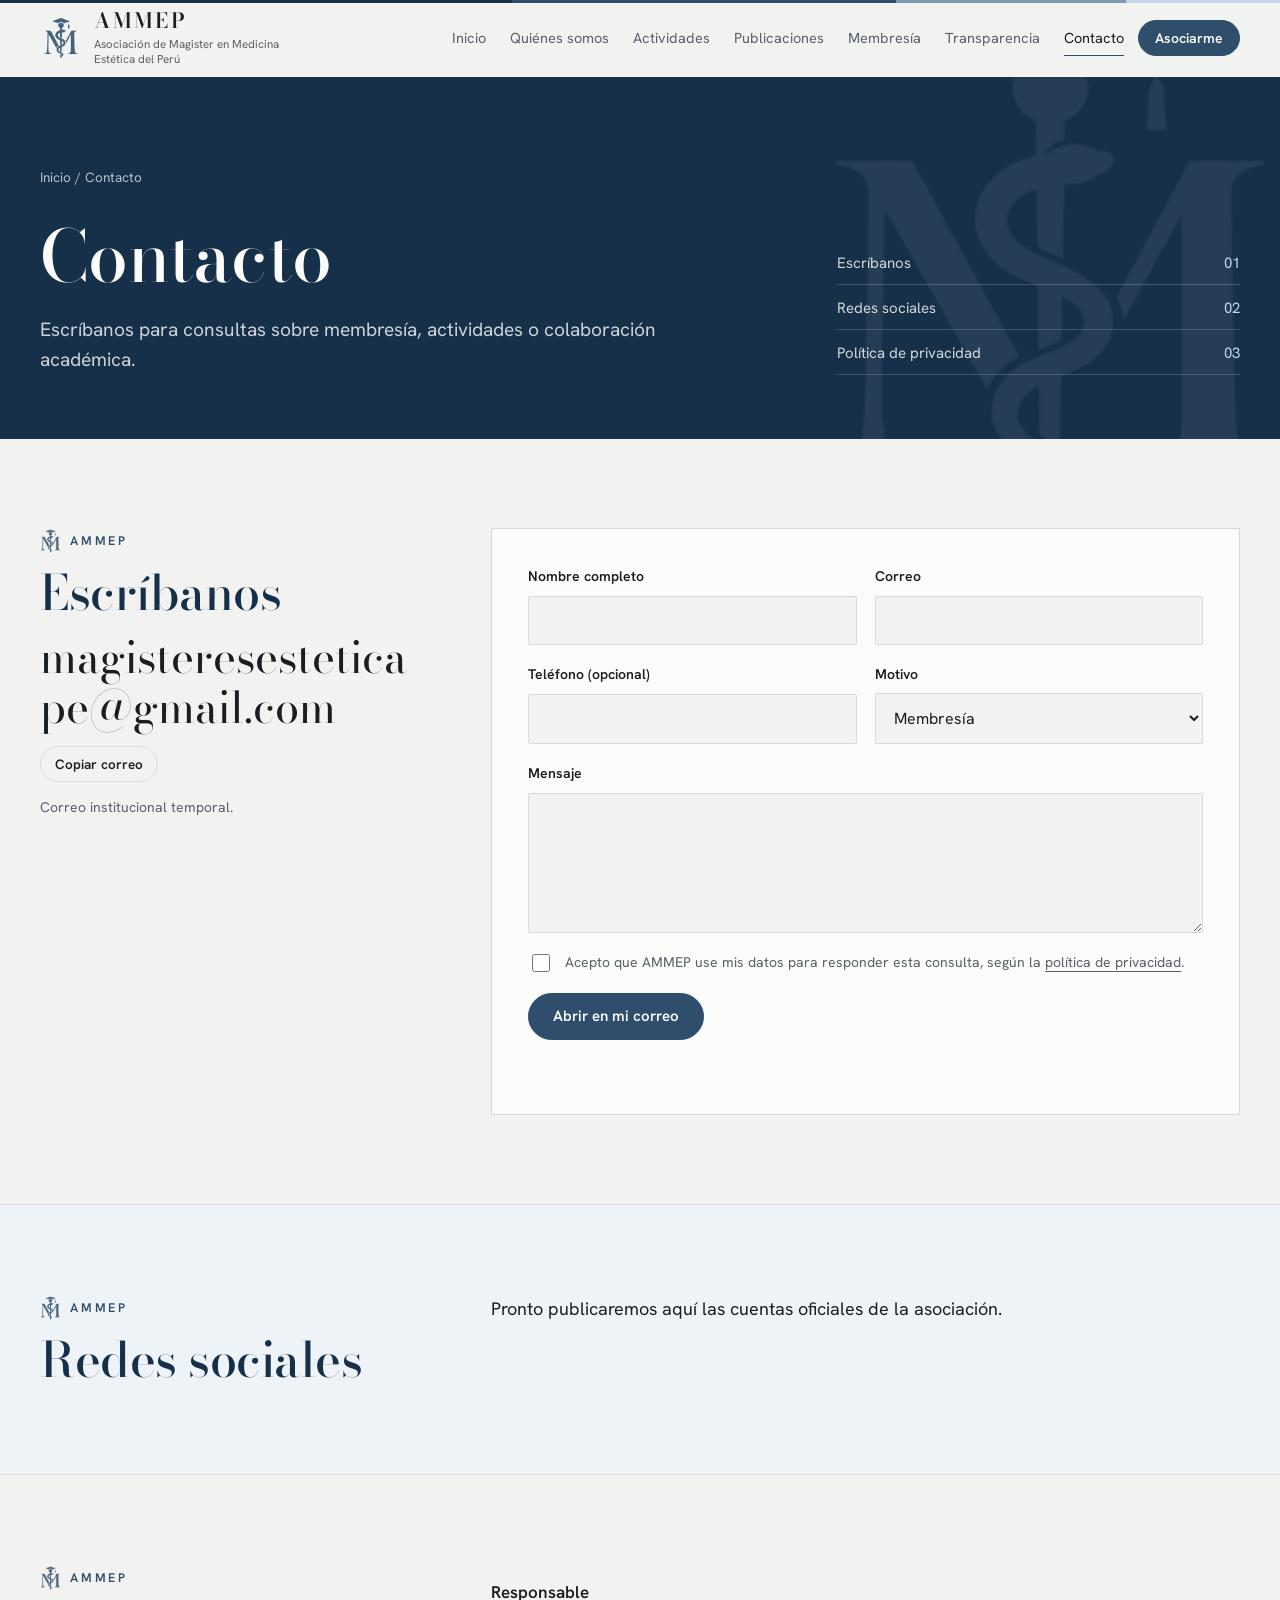
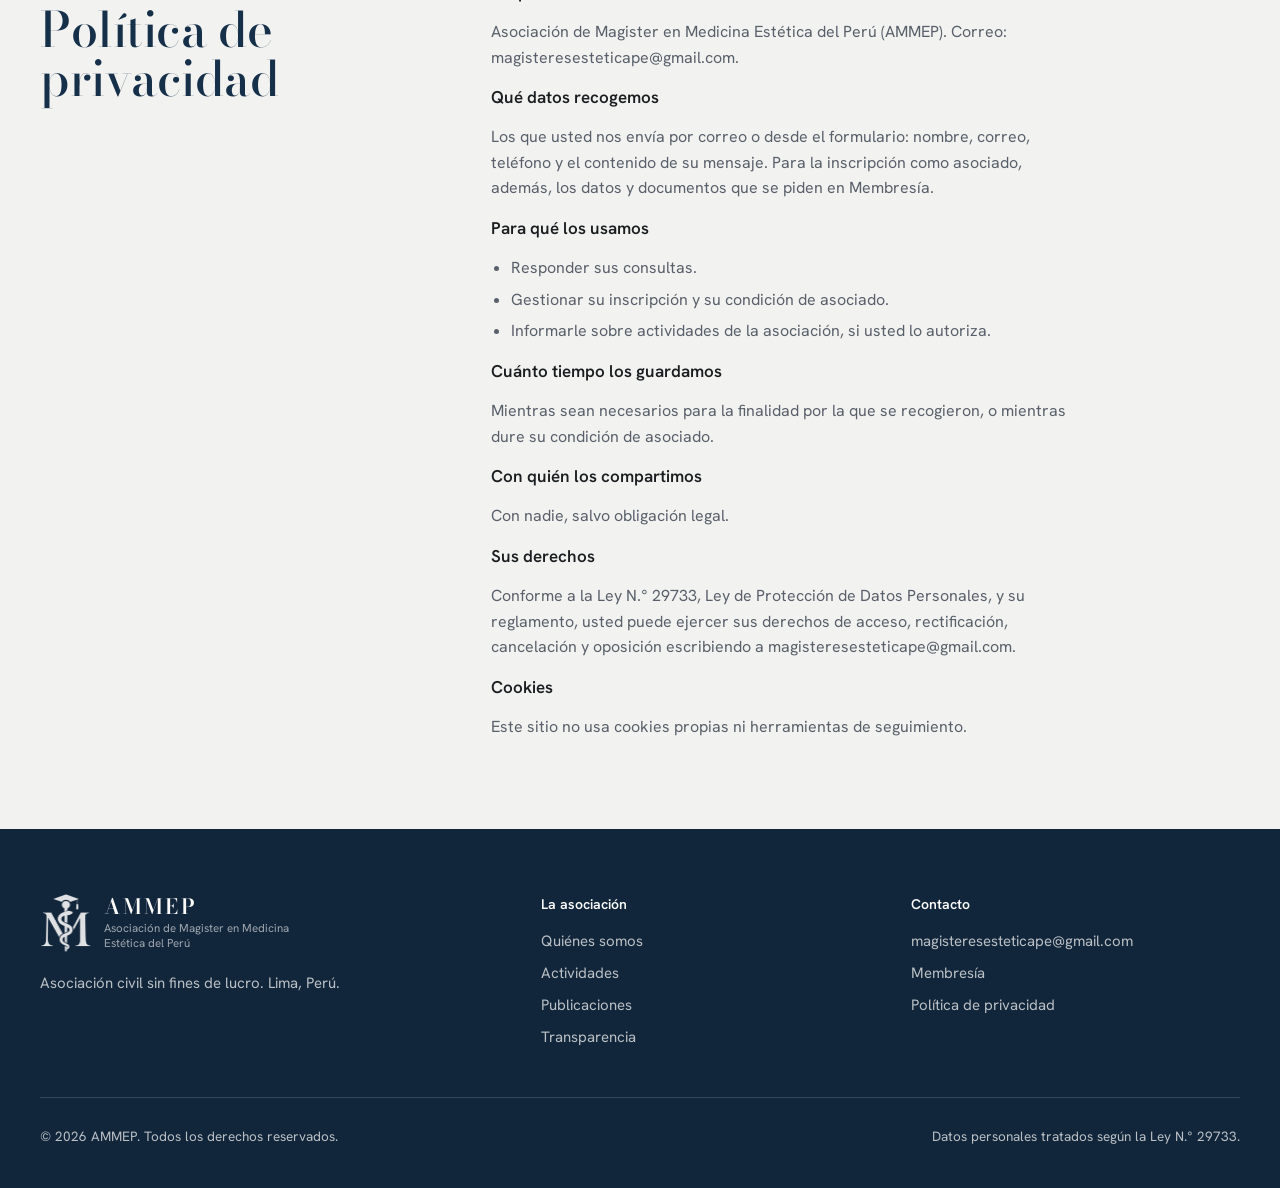
<file: contacto.html>
<!doctype html>
<html lang="es-PE">
<head>
<meta charset="utf-8">
<meta name="robots" content="noindex, nofollow">
<meta name="viewport" content="width=device-width, initial-scale=1, viewport-fit=cover">
<title>Contacto | AMMEP</title>
<meta name="description" content="Contacto de AMMEP y política de privacidad.">
<meta property="og:title" content="Contacto | AMMEP">
<meta property="og:description" content="Contacto de AMMEP y política de privacidad.">
<meta property="og:type" content="website">
<meta property="og:url" content="https://www.ammep.pe/contacto.html">
<meta property="og:image" content="https://www.ammep.pe/assets/fotos/fiu-fachada.jpg">
<link rel="canonical" href="https://www.ammep.pe/contacto.html">
<meta property="og:locale" content="es_PE">
<meta name="theme-color" content="#f2f3f1">
<link rel="icon" href="data:image/svg+xml,%3Csvg xmlns='http://www.w3.org/2000/svg' viewBox='0 0 64 64'%3E%3Crect width='64' height='64' rx='14' fill='%234f2f43'/%3E%3Ctext x='32' y='44' text-anchor='middle' font-family='Georgia,serif' font-size='34' fill='%23fbfbfa'%3EA%3C/text%3E%3C/svg%3E">
<link rel="preconnect" href="https://fonts.googleapis.com">
<link rel="preconnect" href="https://fonts.gstatic.com" crossorigin>
<link rel="stylesheet" href="https://fonts.googleapis.com/css2?family=Bodoni+Moda:ital,opsz,wght@0,6..96,400..700;1,6..96,400..600&family=Hanken+Grotesk:wght@400;500;600&display=swap">
<link rel="stylesheet" href="assets/estilos.css">
<script>document.documentElement.classList.add('js')</script>
</head>
<body>
<header class="cabecera">
  <div class="contenedor">
    <a class="marca" href="index.html" aria-label="AMMEP, ir al inicio">
      <img src="assets/logo.png" alt="" onerror="this.remove()">
      <span><span class="sigla">AMMEP</span><span class="nombre">Asociación de Magister en Medicina Estética del Perú</span></span>
    </a>
    <button class="boton-menu" type="button" aria-expanded="false" aria-controls="menu"><b>Menú</b><span aria-hidden="true"></span></button>
    <nav class="menu" id="menu" aria-label="Principal">
      <a href="index.html">Inicio</a>
      <a href="quienes-somos.html">Quiénes somos</a>
      <a href="actividades.html">Actividades</a>
      <a href="publicaciones.html">Publicaciones</a>
      <a href="membresia.html">Membresía</a>
      <a href="transparencia.html">Transparencia</a>
      <a href="contacto.html" aria-current="page">Contacto</a>
      <a class="boton lleno chico" href="membresia.html#inscripcion">Asociarme</a>
    </nav>
  </div>
</header>
<main>
<section class="titulo-pagina">
  <div class="contenedor">
    <p class="ruta"><a href="index.html">Inicio</a> / Contacto</p>
    <div style="display:grid;gap:22px">
      <h1>Contacto</h1>
      <p class="lead">Escríbanos para consultas sobre membresía, actividades o colaboración académica.</p>
    </div>
    <ul class="indice" aria-label="En esta página">
        <li><a href="#escribanos"><span>Escríbanos</span><span>01</span></a></li>
        <li><a href="#redes"><span>Redes sociales</span><span>02</span></a></li>
        <li><a href="#privacidad"><span>Política de privacidad</span><span>03</span></a></li>
    </ul>
  </div>
</section>
<section class="bloque" id="escribanos">
  <div class="contenedor">
    <div class="cabeza">
      <h2>Escríbanos</h2>
      <a class="correo-grande" href="mailto:magisteresesteticape@gmail.com">magisteresesteticape@gmail.com</a>
      <div class="acciones"><button class="copiar" type="button" data-copiar="magisteresesteticape@gmail.com">Copiar correo</button></div>
      <p class="chico">Correo institucional temporal.</p>
    </div>
    <div class="cuerpo">
      <form class="formulario" id="form-contacto" data-destino="magisteresesteticape@gmail.com" novalidate>
        <div class="doble">
          <div class="campo"><label for="nombre">Nombre completo</label><input id="nombre" name="nombre" autocomplete="name" required></div>
          <div class="campo"><label for="correo">Correo</label><input id="correo" name="correo" type="email" autocomplete="email" required></div>
        </div>
        <div class="doble">
          <div class="campo"><label for="telefono">Teléfono (opcional)</label><input id="telefono" name="telefono" type="tel" autocomplete="tel"></div>
          <div class="campo"><label for="motivo">Motivo</label>
            <select id="motivo" name="motivo"><option>Membresía</option><option>Actividades y eventos</option><option>Publicaciones</option><option>Prensa</option><option>Otro</option></select></div>
        </div>
        <div class="campo"><label for="mensaje">Mensaje</label><textarea id="mensaje" name="mensaje" required></textarea></div>
        <label class="consentimiento"><input type="checkbox" id="acepto" name="acepto" required><span>Acepto que AMMEP use mis datos para responder esta consulta, según la <a href="#privacidad">política de privacidad</a>.</span></label>
        <div class="acciones"><button class="boton lleno" type="submit">Abrir en mi correo</button></div>
        <p class="mensaje-form" id="mensaje-form" aria-live="polite"></p>
      </form>
    </div>
  </div>
</section>
<section class="bloque tinte" id="redes">
  <div class="contenedor">
    <div class="cabeza">
      <h2>Redes sociales</h2>
    </div>
    <div class="cuerpo">
      <p>Pronto publicaremos aquí las cuentas oficiales de la asociación.</p>
    </div>
  </div>
</section>
<section class="bloque" id="privacidad">
  <div class="contenedor">
    <div class="cabeza">
      <h2>Política de privacidad</h2>
    </div>
    <div class="cuerpo">
      <div class="texto-legal">
        <p></p>
        <h3>Responsable</h3>
        <p>Asociación de Magister en Medicina Estética del Perú (AMMEP). Correo: magisteresesteticape@gmail.com.</p>
        <h3>Qué datos recogemos</h3>
        <p>Los que usted nos envía por correo o desde el formulario: nombre, correo, teléfono y el contenido de su mensaje. Para la inscripción como asociado, además, los datos y documentos que se piden en Membresía.</p>
        <h3>Para qué los usamos</h3>
        <ul><li>Responder sus consultas.</li><li>Gestionar su inscripción y su condición de asociado.</li><li>Informarle sobre actividades de la asociación, si usted lo autoriza.</li></ul>
        <h3>Cuánto tiempo los guardamos</h3>
        <p>Mientras sean necesarios para la finalidad por la que se recogieron, o mientras dure su condición de asociado.</p>
        <h3>Con quién los compartimos</h3>
        <p>Con nadie, salvo obligación legal.</p>
        <h3>Sus derechos</h3>
        <p>Conforme a la Ley N.° 29733, Ley de Protección de Datos Personales, y su reglamento, usted puede ejercer sus derechos de acceso, rectificación, cancelación y oposición escribiendo a magisteresesteticape@gmail.com.</p>
        <h3>Cookies</h3>
        <p>Este sitio no usa cookies propias ni herramientas de seguimiento.</p>
      </div>
    </div>
  </div>
</section>
</main>
<footer class="pie">
  <div class="contenedor">
    <div style="display:grid;gap:18px;align-content:start">
      <a class="marca" href="index.html"><img src="assets/logo-blanco.png" alt="" onerror="this.remove()"><span><span class="sigla">AMMEP</span><span class="nombre">Asociación de Magister en Medicina Estética del Perú</span></span></a>
      <p>Asociación civil sin fines de lucro. Lima, Perú.</p>
    </div>
    <div>
      <h4>La asociación</h4>
      <ul>
        <li><a href="quienes-somos.html">Quiénes somos</a></li>
        <li><a href="actividades.html">Actividades</a></li>
        <li><a href="publicaciones.html">Publicaciones</a></li>
        <li><a href="transparencia.html">Transparencia</a></li>
      </ul>
    </div>
    <div>
      <h4>Contacto</h4>
      <ul>
        <li><a href="mailto:magisteresesteticape@gmail.com">magisteresesteticape@gmail.com</a></li>
        <li><a href="membresia.html">Membresía</a></li>
        <li><a href="contacto.html#privacidad">Política de privacidad</a></li>
      </ul>
    </div>
    <div class="legal"><span>© <span data-anio>2026</span> AMMEP. Todos los derechos reservados.</span><span>Datos personales tratados según la Ley N.° 29733.</span></div>
  </div>
</footer>
<script src="assets/sitio.js"></script>
</body>
</html>
</file>
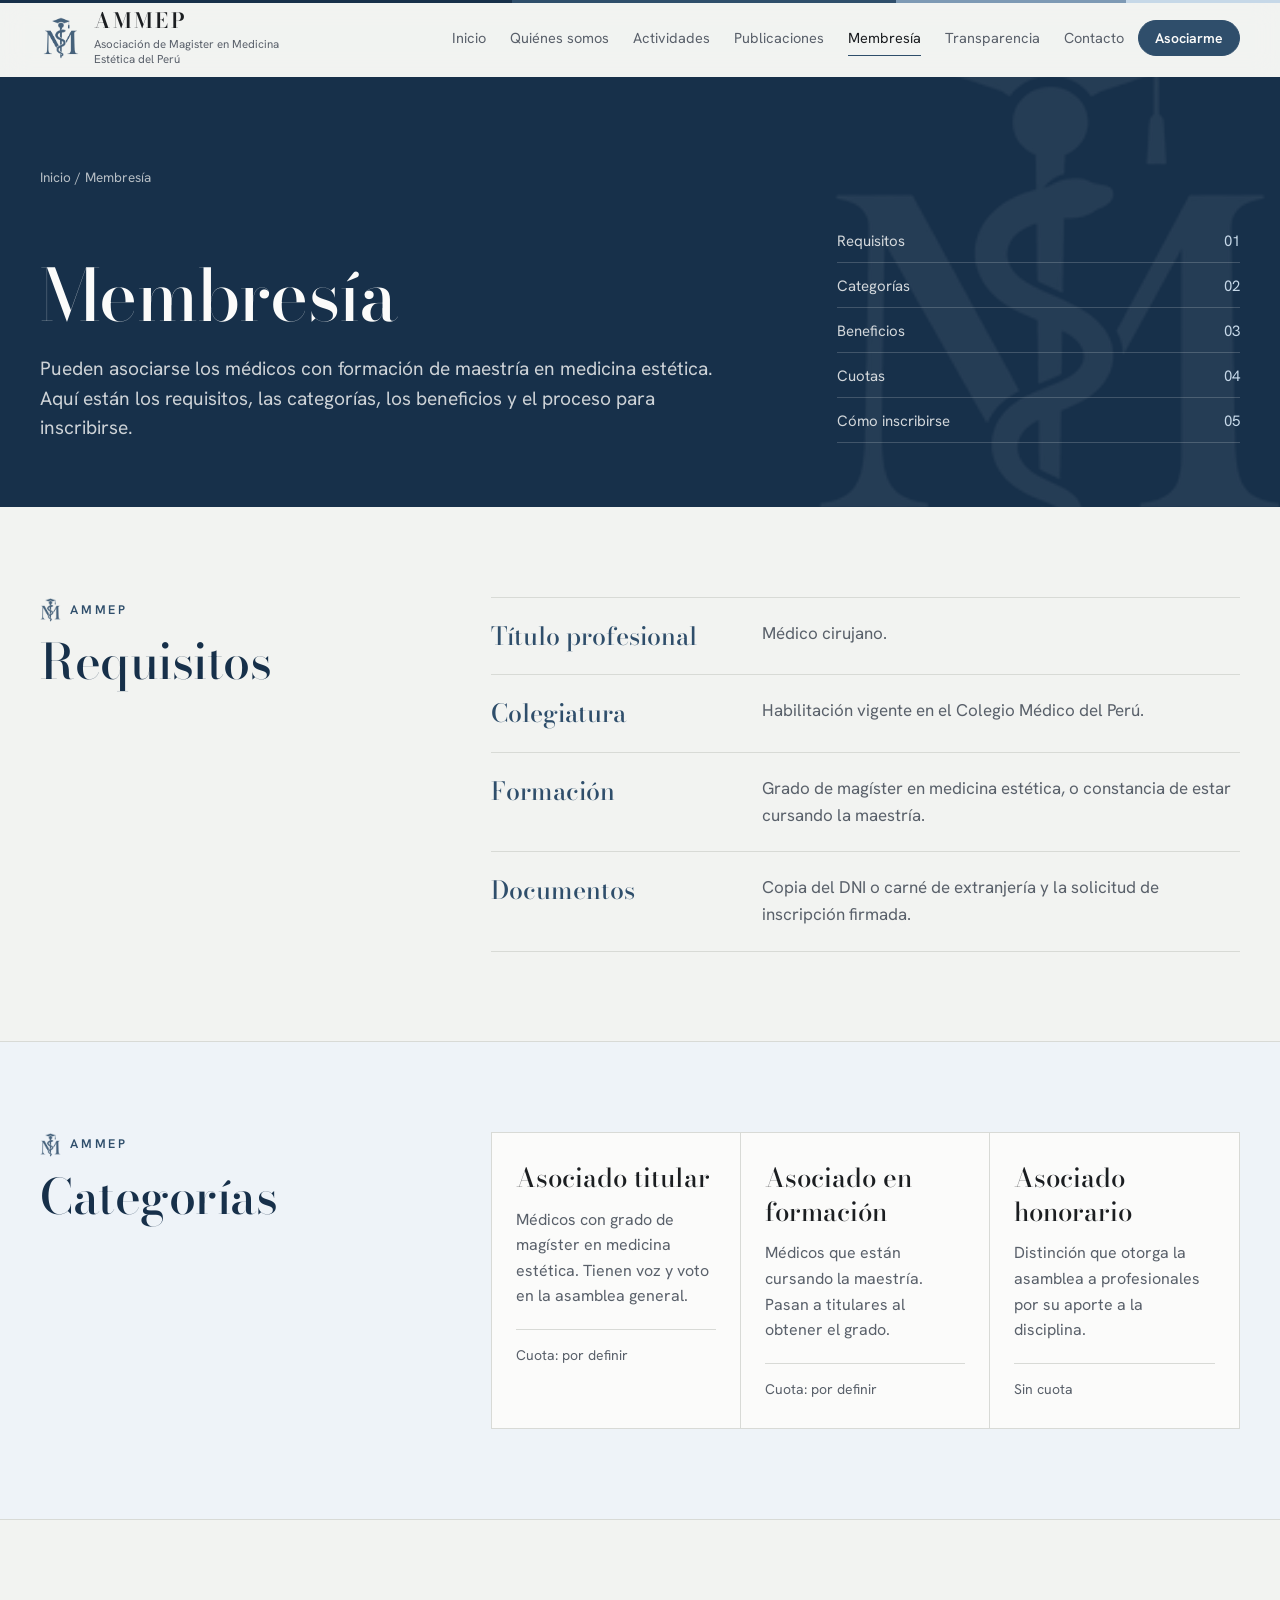
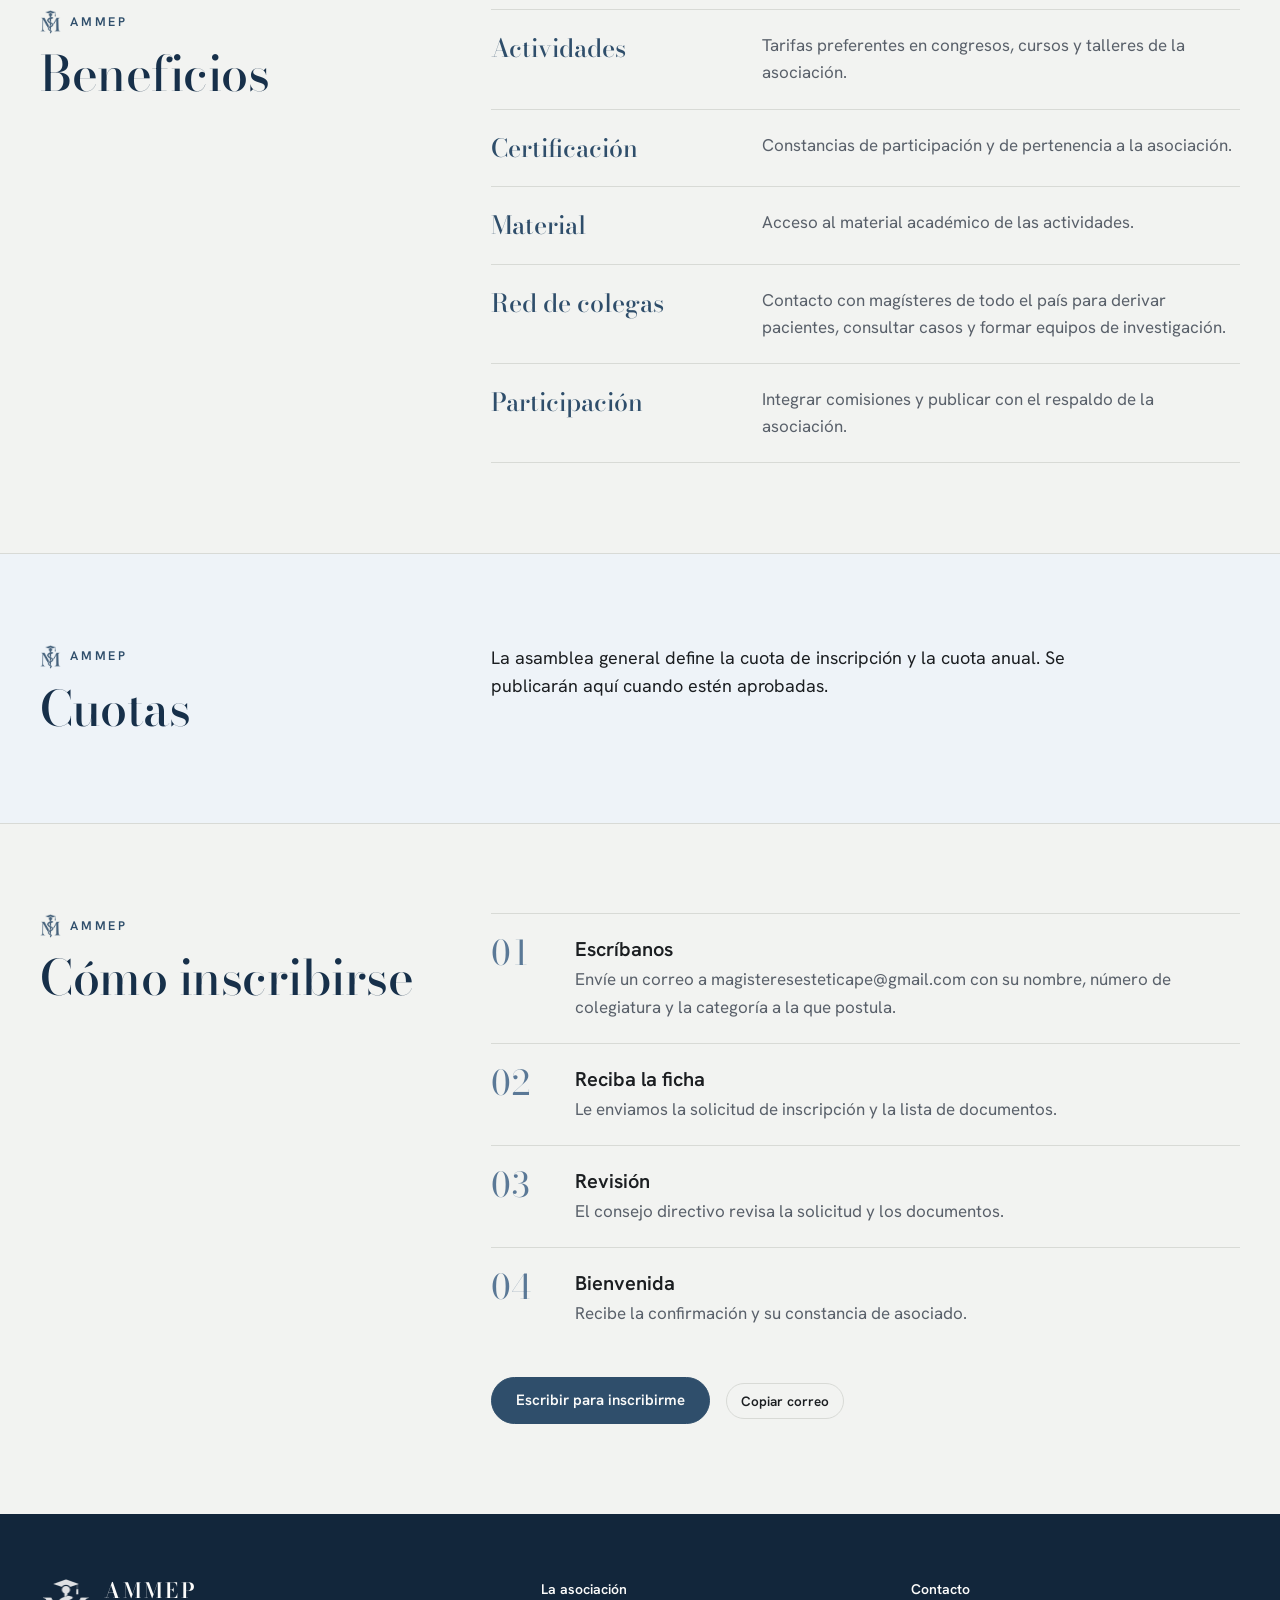
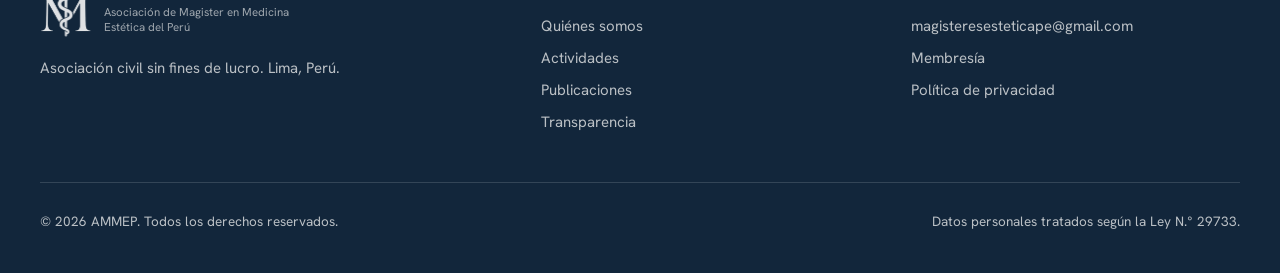
<file: membresia.html>
<!doctype html>
<html lang="es-PE">
<head>
<meta charset="utf-8">
<meta name="robots" content="noindex, nofollow">
<meta name="viewport" content="width=device-width, initial-scale=1, viewport-fit=cover">
<title>Membresía | AMMEP</title>
<meta name="description" content="Requisitos, categorías, beneficios, cuotas y proceso para asociarse a AMMEP.">
<meta property="og:title" content="Membresía | AMMEP">
<meta property="og:description" content="Requisitos, categorías, beneficios, cuotas y proceso para asociarse a AMMEP.">
<meta property="og:type" content="website">
<meta property="og:url" content="https://www.ammep.pe/membresia.html">
<meta property="og:image" content="https://www.ammep.pe/assets/fotos/fiu-fachada.jpg">
<link rel="canonical" href="https://www.ammep.pe/membresia.html">
<meta property="og:locale" content="es_PE">
<meta name="theme-color" content="#f2f3f1">
<link rel="icon" href="data:image/svg+xml,%3Csvg xmlns='http://www.w3.org/2000/svg' viewBox='0 0 64 64'%3E%3Crect width='64' height='64' rx='14' fill='%234f2f43'/%3E%3Ctext x='32' y='44' text-anchor='middle' font-family='Georgia,serif' font-size='34' fill='%23fbfbfa'%3EA%3C/text%3E%3C/svg%3E">
<link rel="preconnect" href="https://fonts.googleapis.com">
<link rel="preconnect" href="https://fonts.gstatic.com" crossorigin>
<link rel="stylesheet" href="https://fonts.googleapis.com/css2?family=Bodoni+Moda:ital,opsz,wght@0,6..96,400..700;1,6..96,400..600&family=Hanken+Grotesk:wght@400;500;600&display=swap">
<link rel="stylesheet" href="assets/estilos.css">
<script>document.documentElement.classList.add('js')</script>
</head>
<body>
<header class="cabecera">
  <div class="contenedor">
    <a class="marca" href="index.html" aria-label="AMMEP, ir al inicio">
      <img src="assets/logo.png" alt="" onerror="this.remove()">
      <span><span class="sigla">AMMEP</span><span class="nombre">Asociación de Magister en Medicina Estética del Perú</span></span>
    </a>
    <button class="boton-menu" type="button" aria-expanded="false" aria-controls="menu"><b>Menú</b><span aria-hidden="true"></span></button>
    <nav class="menu" id="menu" aria-label="Principal">
      <a href="index.html">Inicio</a>
      <a href="quienes-somos.html">Quiénes somos</a>
      <a href="actividades.html">Actividades</a>
      <a href="publicaciones.html">Publicaciones</a>
      <a href="membresia.html" aria-current="page">Membresía</a>
      <a href="transparencia.html">Transparencia</a>
      <a href="contacto.html">Contacto</a>
      <a class="boton lleno chico" href="membresia.html#inscripcion">Asociarme</a>
    </nav>
  </div>
</header>
<main>
<section class="titulo-pagina">
  <div class="contenedor">
    <p class="ruta"><a href="index.html">Inicio</a> / Membresía</p>
    <div style="display:grid;gap:22px">
      <h1>Membresía</h1>
      <p class="lead">Pueden asociarse los médicos con formación de maestría en medicina estética. Aquí están los requisitos, las categorías, los beneficios y el proceso para inscribirse.</p>
    </div>
    <ul class="indice" aria-label="En esta página">
        <li><a href="#requisitos"><span>Requisitos</span><span>01</span></a></li>
        <li><a href="#categorias"><span>Categorías</span><span>02</span></a></li>
        <li><a href="#beneficios"><span>Beneficios</span><span>03</span></a></li>
        <li><a href="#cuotas"><span>Cuotas</span><span>04</span></a></li>
        <li><a href="#inscripcion"><span>Cómo inscribirse</span><span>05</span></a></li>
    </ul>
  </div>
</section>
<section class="bloque" id="requisitos">
  <div class="contenedor">
    <div class="cabeza">
      <h2>Requisitos</h2>
    </div>
    <div class="cuerpo">
      <ul class="filas">
        <li><h3>Título profesional</h3><p>Médico cirujano.</p></li>
        <li><h3>Colegiatura</h3><p>Habilitación vigente en el Colegio Médico del Perú.</p></li>
        <li><h3>Formación</h3><p>Grado de magíster en medicina estética, o constancia de estar cursando la maestría.</p></li>
        <li><h3>Documentos</h3><p>Copia del DNI o carné de extranjería y la solicitud de inscripción firmada.</p></li>
      </ul>
    </div>
  </div>
</section>
<section class="bloque tinte" id="categorias">
  <div class="contenedor">
    <div class="cabeza">
      <h2>Categorías</h2>
    </div>
    <div class="cuerpo">
      <div class="categorias">
        <div><h3>Asociado titular</h3><p>Médicos con grado de magíster en medicina estética. Tienen voz y voto en la asamblea general.</p><p class="cuota">Cuota: por definir</p></div>
        <div><h3>Asociado en formación</h3><p>Médicos que están cursando la maestría. Pasan a titulares al obtener el grado.</p><p class="cuota">Cuota: por definir</p></div>
        <div><h3>Asociado honorario</h3><p>Distinción que otorga la asamblea a profesionales por su aporte a la disciplina.</p><p class="cuota">Sin cuota</p></div>
      </div>
    </div>
  </div>
</section>
<section class="bloque" id="beneficios">
  <div class="contenedor">
    <div class="cabeza">
      <h2>Beneficios</h2>
    </div>
    <div class="cuerpo">
      <ul class="filas">
        <li><h3>Actividades</h3><p>Tarifas preferentes en congresos, cursos y talleres de la asociación.</p></li>
        <li><h3>Certificación</h3><p>Constancias de participación y de pertenencia a la asociación.</p></li>
        <li><h3>Material</h3><p>Acceso al material académico de las actividades.</p></li>
        <li><h3>Red de colegas</h3><p>Contacto con magísteres de todo el país para derivar pacientes, consultar casos y formar equipos de investigación.</p></li>
        <li><h3>Participación</h3><p>Integrar comisiones y publicar con el respaldo de la asociación.</p></li>
      </ul>
    </div>
  </div>
</section>
<section class="bloque tinte" id="cuotas">
  <div class="contenedor">
    <div class="cabeza">
      <h2>Cuotas</h2>
    </div>
    <div class="cuerpo">
      <p>La asamblea general define la cuota de inscripción y la cuota anual. Se publicarán aquí cuando estén aprobadas.</p>
    </div>
  </div>
</section>
<section class="bloque" id="inscripcion">
  <div class="contenedor">
    <div class="cabeza">
      <h2>Cómo inscribirse</h2>
    </div>
    <div class="cuerpo">
      <ol class="pasos">
        <li><h3>Escríbanos</h3><p>Envíe un correo a magisteresesteticape@gmail.com con su nombre, número de colegiatura y la categoría a la que postula.</p></li>
        <li><h3>Reciba la ficha</h3><p>Le enviamos la solicitud de inscripción y la lista de documentos.</p></li>
        <li><h3>Revisión</h3><p>El consejo directivo revisa la solicitud y los documentos.</p></li>
        <li><h3>Bienvenida</h3><p>Recibe la confirmación y su constancia de asociado.</p></li>
      </ol>
      <div class="acciones">
        <a class="boton lleno" href="mailto:magisteresesteticape@gmail.com?subject=Solicitud%20de%20inscripci%C3%B3n%20AMMEP">Escribir para inscribirme</a>
        <button class="copiar" type="button" data-copiar="magisteresesteticape@gmail.com">Copiar correo</button>
      </div>
    </div>
  </div>
</section>
</main>
<footer class="pie">
  <div class="contenedor">
    <div style="display:grid;gap:18px;align-content:start">
      <a class="marca" href="index.html"><img src="assets/logo-blanco.png" alt="" onerror="this.remove()"><span><span class="sigla">AMMEP</span><span class="nombre">Asociación de Magister en Medicina Estética del Perú</span></span></a>
      <p>Asociación civil sin fines de lucro. Lima, Perú.</p>
    </div>
    <div>
      <h4>La asociación</h4>
      <ul>
        <li><a href="quienes-somos.html">Quiénes somos</a></li>
        <li><a href="actividades.html">Actividades</a></li>
        <li><a href="publicaciones.html">Publicaciones</a></li>
        <li><a href="transparencia.html">Transparencia</a></li>
      </ul>
    </div>
    <div>
      <h4>Contacto</h4>
      <ul>
        <li><a href="mailto:magisteresesteticape@gmail.com">magisteresesteticape@gmail.com</a></li>
        <li><a href="membresia.html">Membresía</a></li>
        <li><a href="contacto.html#privacidad">Política de privacidad</a></li>
      </ul>
    </div>
    <div class="legal"><span>© <span data-anio>2026</span> AMMEP. Todos los derechos reservados.</span><span>Datos personales tratados según la Ley N.° 29733.</span></div>
  </div>
</footer>
<script src="assets/sitio.js"></script>
</body>
</html>
</file>
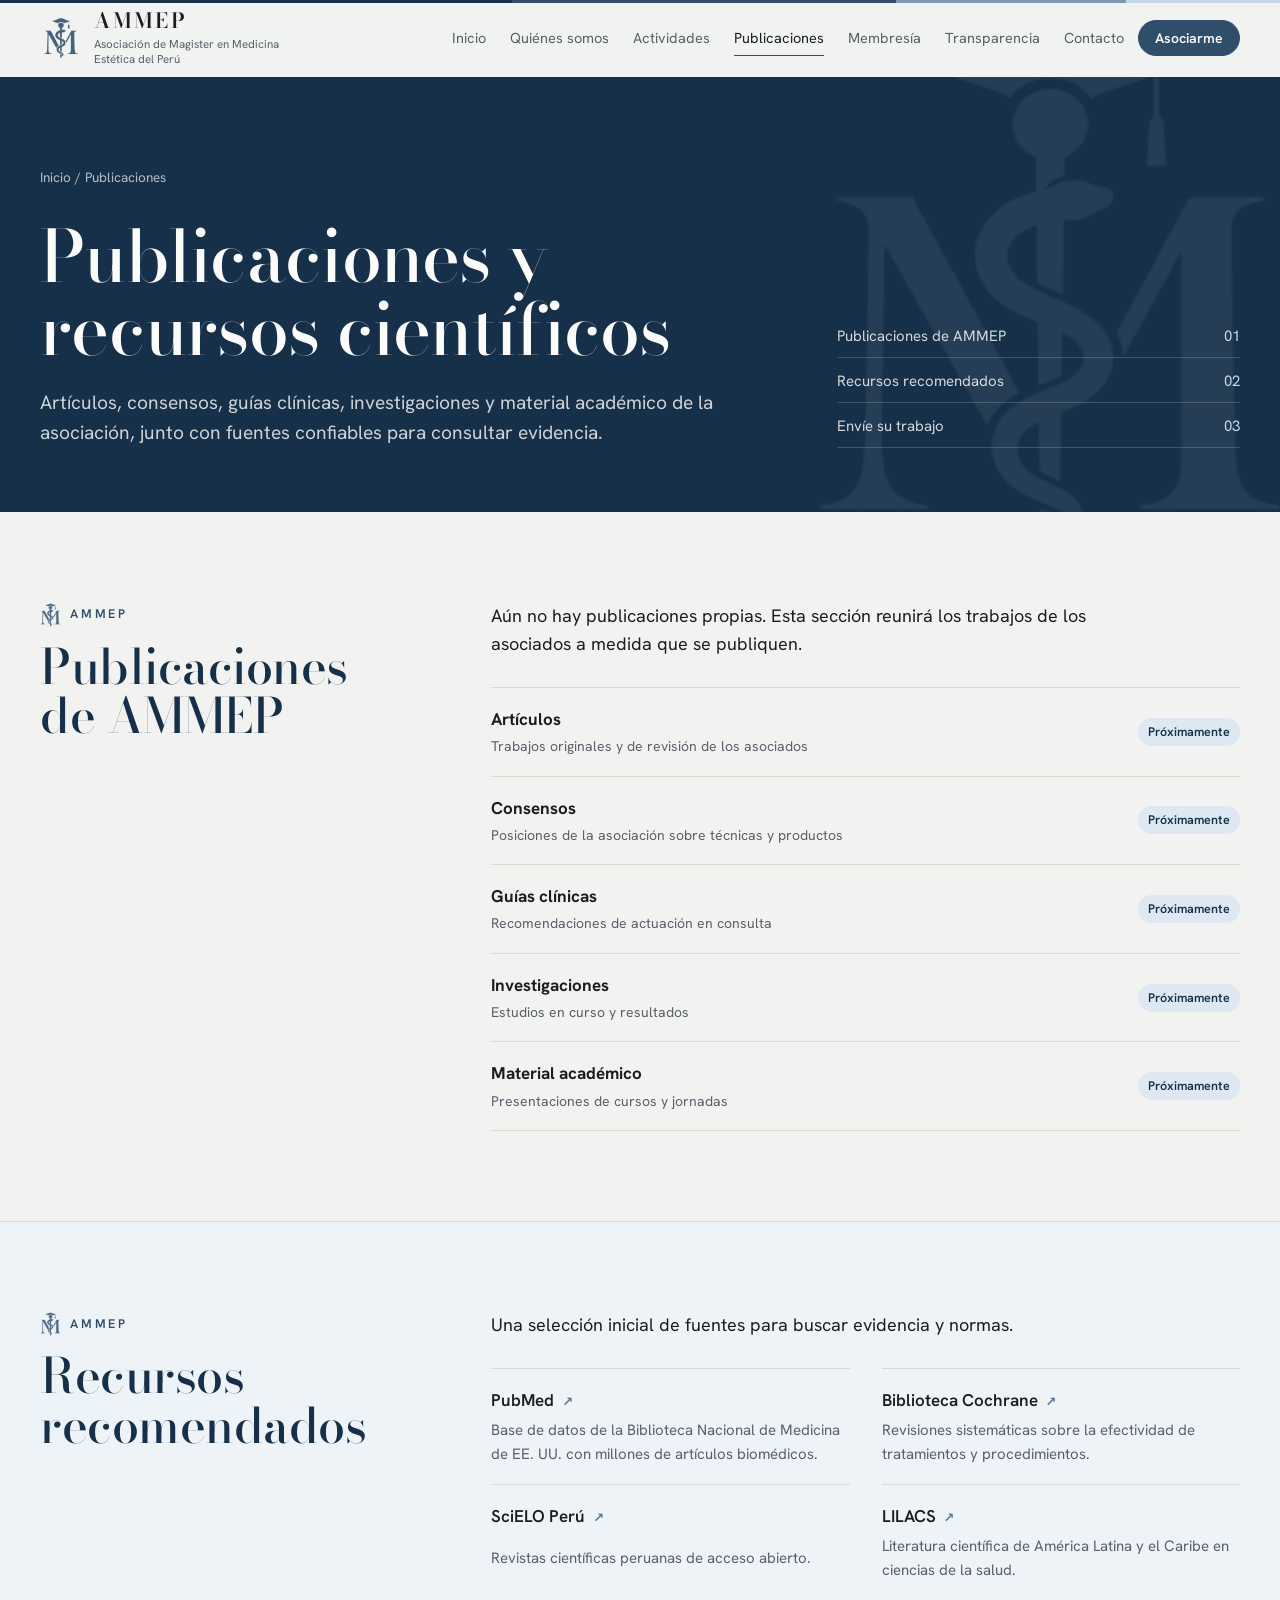
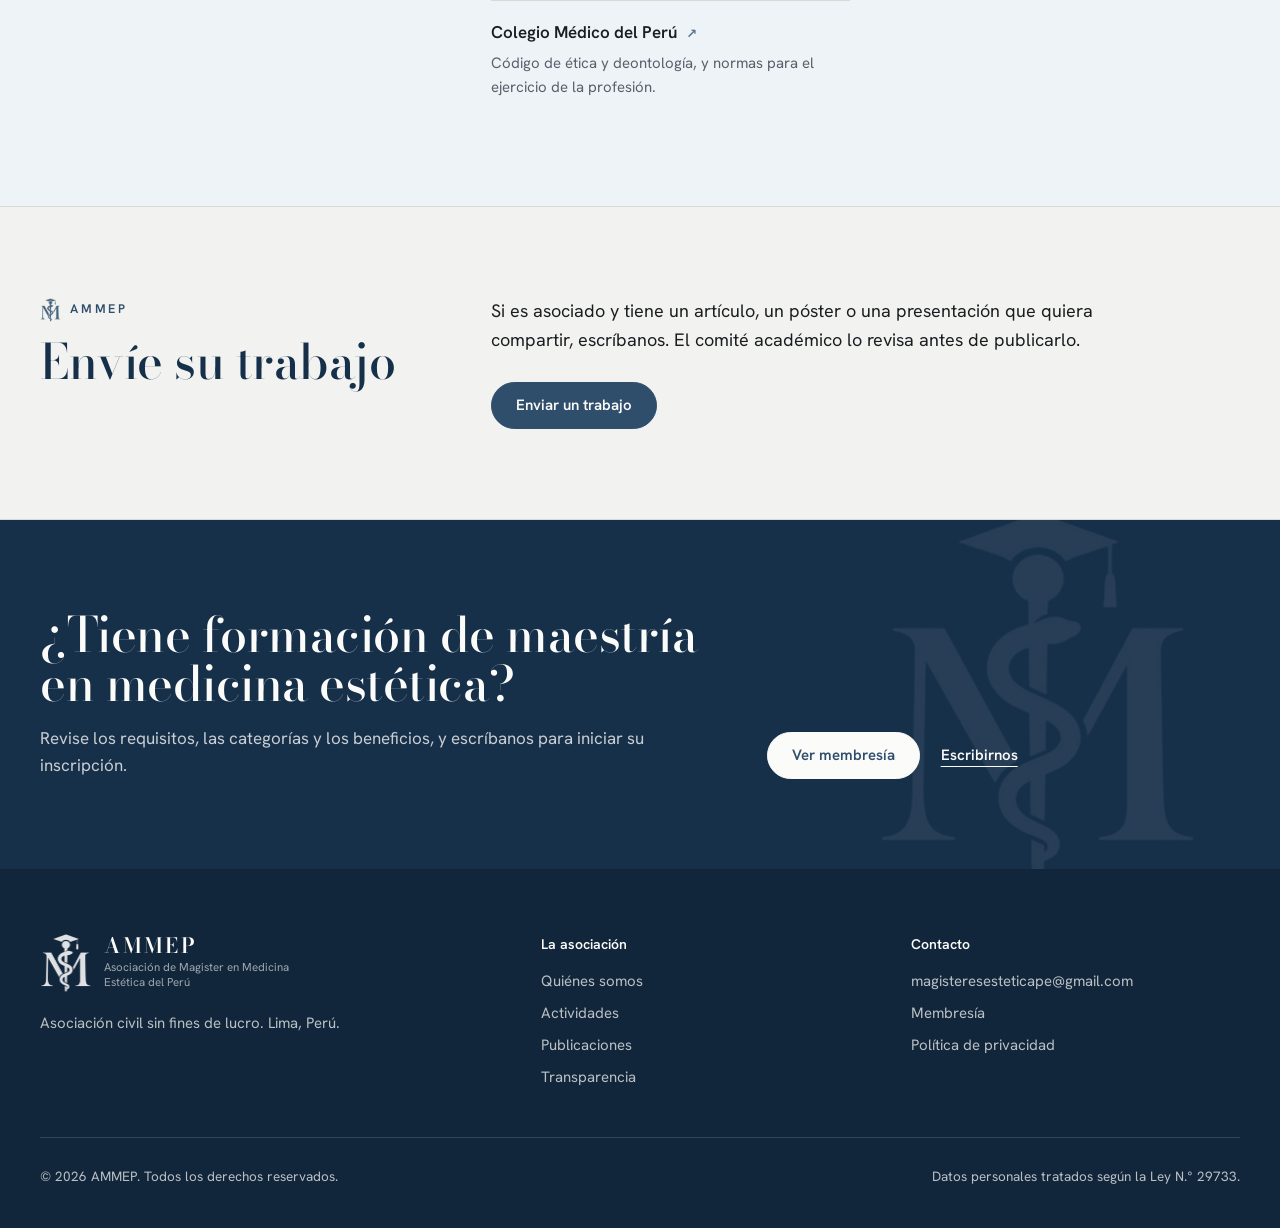
<file: publicaciones.html>
<!doctype html>
<html lang="es-PE">
<head>
<meta charset="utf-8">
<meta name="robots" content="noindex, nofollow">
<meta name="viewport" content="width=device-width, initial-scale=1, viewport-fit=cover">
<title>Publicaciones | AMMEP</title>
<meta name="description" content="Artículos, consensos, guías clínicas, investigaciones y recursos científicos de AMMEP.">
<meta property="og:title" content="Publicaciones | AMMEP">
<meta property="og:description" content="Artículos, consensos, guías clínicas, investigaciones y recursos científicos de AMMEP.">
<meta property="og:type" content="website">
<meta property="og:url" content="https://www.ammep.pe/publicaciones.html">
<meta property="og:image" content="https://www.ammep.pe/assets/fotos/fiu-fachada.jpg">
<link rel="canonical" href="https://www.ammep.pe/publicaciones.html">
<meta property="og:locale" content="es_PE">
<meta name="theme-color" content="#f2f3f1">
<link rel="icon" href="data:image/svg+xml,%3Csvg xmlns='http://www.w3.org/2000/svg' viewBox='0 0 64 64'%3E%3Crect width='64' height='64' rx='14' fill='%234f2f43'/%3E%3Ctext x='32' y='44' text-anchor='middle' font-family='Georgia,serif' font-size='34' fill='%23fbfbfa'%3EA%3C/text%3E%3C/svg%3E">
<link rel="preconnect" href="https://fonts.googleapis.com">
<link rel="preconnect" href="https://fonts.gstatic.com" crossorigin>
<link rel="stylesheet" href="https://fonts.googleapis.com/css2?family=Bodoni+Moda:ital,opsz,wght@0,6..96,400..700;1,6..96,400..600&family=Hanken+Grotesk:wght@400;500;600&display=swap">
<link rel="stylesheet" href="assets/estilos.css">
<script>document.documentElement.classList.add('js')</script>
</head>
<body>
<header class="cabecera">
  <div class="contenedor">
    <a class="marca" href="index.html" aria-label="AMMEP, ir al inicio">
      <img src="assets/logo.png" alt="" onerror="this.remove()">
      <span><span class="sigla">AMMEP</span><span class="nombre">Asociación de Magister en Medicina Estética del Perú</span></span>
    </a>
    <button class="boton-menu" type="button" aria-expanded="false" aria-controls="menu"><b>Menú</b><span aria-hidden="true"></span></button>
    <nav class="menu" id="menu" aria-label="Principal">
      <a href="index.html">Inicio</a>
      <a href="quienes-somos.html">Quiénes somos</a>
      <a href="actividades.html">Actividades</a>
      <a href="publicaciones.html" aria-current="page">Publicaciones</a>
      <a href="membresia.html">Membresía</a>
      <a href="transparencia.html">Transparencia</a>
      <a href="contacto.html">Contacto</a>
      <a class="boton lleno chico" href="membresia.html#inscripcion">Asociarme</a>
    </nav>
  </div>
</header>
<main>
<section class="titulo-pagina">
  <div class="contenedor">
    <p class="ruta"><a href="index.html">Inicio</a> / Publicaciones</p>
    <div style="display:grid;gap:22px">
      <h1>Publicaciones y recursos científicos</h1>
      <p class="lead">Artículos, consensos, guías clínicas, investigaciones y material académico de la asociación, junto con fuentes confiables para consultar evidencia.</p>
    </div>
    <ul class="indice" aria-label="En esta página">
        <li><a href="#propias"><span>Publicaciones de AMMEP</span><span>01</span></a></li>
        <li><a href="#recursos"><span>Recursos recomendados</span><span>02</span></a></li>
        <li><a href="#enviar"><span>Envíe su trabajo</span><span>03</span></a></li>
    </ul>
  </div>
</section>
<section class="bloque" id="propias">
  <div class="contenedor">
    <div class="cabeza">
      <h2>Publicaciones de AMMEP</h2>
    </div>
    <div class="cuerpo">
      <p>Aún no hay publicaciones propias. Esta sección reunirá los trabajos de los asociados a medida que se publiquen.</p>
      <ul class="documentos">
        <li><span class="nombre-doc"><b>Artículos</b><span>Trabajos originales y de revisión de los asociados</span></span><span class="estado">Próximamente</span></li>
        <li><span class="nombre-doc"><b>Consensos</b><span>Posiciones de la asociación sobre técnicas y productos</span></span><span class="estado">Próximamente</span></li>
        <li><span class="nombre-doc"><b>Guías clínicas</b><span>Recomendaciones de actuación en consulta</span></span><span class="estado">Próximamente</span></li>
        <li><span class="nombre-doc"><b>Investigaciones</b><span>Estudios en curso y resultados</span></span><span class="estado">Próximamente</span></li>
        <li><span class="nombre-doc"><b>Material académico</b><span>Presentaciones de cursos y jornadas</span></span><span class="estado">Próximamente</span></li>
      </ul>
    </div>
  </div>
</section>
<section class="bloque tinte" id="recursos">
  <div class="contenedor">
    <div class="cabeza">
      <h2>Recursos recomendados</h2>
    </div>
    <div class="cuerpo">
      <p>Una selección inicial de fuentes para buscar evidencia y normas.</p>
      <ul class="recursos">
        <li><a href="https://pubmed.ncbi.nlm.nih.gov/" target="_blank" rel="noopener">PubMed</a><span>Base de datos de la Biblioteca Nacional de Medicina de EE. UU. con millones de artículos biomédicos.</span></li>
        <li><a href="https://www.cochranelibrary.com/" target="_blank" rel="noopener">Biblioteca Cochrane</a><span>Revisiones sistemáticas sobre la efectividad de tratamientos y procedimientos.</span></li>
        <li><a href="https://www.scielo.org.pe/" target="_blank" rel="noopener">SciELO Perú</a><span>Revistas científicas peruanas de acceso abierto.</span></li>
        <li><a href="https://lilacs.bvsalud.org/es/" target="_blank" rel="noopener">LILACS</a><span>Literatura científica de América Latina y el Caribe en ciencias de la salud.</span></li>
        <li><a href="https://www.cmp.org.pe/" target="_blank" rel="noopener">Colegio Médico del Perú</a><span>Código de ética y deontología, y normas para el ejercicio de la profesión.</span></li>
      </ul>
    </div>
  </div>
</section>
<section class="bloque" id="enviar">
  <div class="contenedor">
    <div class="cabeza">
      <h2>Envíe su trabajo</h2>
    </div>
    <div class="cuerpo">
      <p>Si es asociado y tiene un artículo, un póster o una presentación que quiera compartir, escríbanos. El comité académico lo revisa antes de publicarlo.</p>
      <div class="acciones"><a class="boton lleno" href="contacto.html">Enviar un trabajo</a></div>
    </div>
  </div>
</section>
<section class="llamado">
  <div class="contenedor">
    <div style="display:grid;gap:16px">
      <h2>¿Tiene formación de maestría en medicina estética?</h2>
      <p>Revise los requisitos, las categorías y los beneficios, y escríbanos para iniciar su inscripción.</p>
    </div>
    <div class="acciones">
      <a class="boton lleno" href="membresia.html">Ver membresía</a>
      <a class="boton texto" href="contacto.html">Escribirnos</a>
    </div>
  </div>
</section>
</main>
<footer class="pie">
  <div class="contenedor">
    <div style="display:grid;gap:18px;align-content:start">
      <a class="marca" href="index.html"><img src="assets/logo-blanco.png" alt="" onerror="this.remove()"><span><span class="sigla">AMMEP</span><span class="nombre">Asociación de Magister en Medicina Estética del Perú</span></span></a>
      <p>Asociación civil sin fines de lucro. Lima, Perú.</p>
    </div>
    <div>
      <h4>La asociación</h4>
      <ul>
        <li><a href="quienes-somos.html">Quiénes somos</a></li>
        <li><a href="actividades.html">Actividades</a></li>
        <li><a href="publicaciones.html">Publicaciones</a></li>
        <li><a href="transparencia.html">Transparencia</a></li>
      </ul>
    </div>
    <div>
      <h4>Contacto</h4>
      <ul>
        <li><a href="mailto:magisteresesteticape@gmail.com">magisteresesteticape@gmail.com</a></li>
        <li><a href="membresia.html">Membresía</a></li>
        <li><a href="contacto.html#privacidad">Política de privacidad</a></li>
      </ul>
    </div>
    <div class="legal"><span>© <span data-anio>2026</span> AMMEP. Todos los derechos reservados.</span><span>Datos personales tratados según la Ley N.° 29733.</span></div>
  </div>
</footer>
<script src="assets/sitio.js"></script>
</body>
</html>
</file>
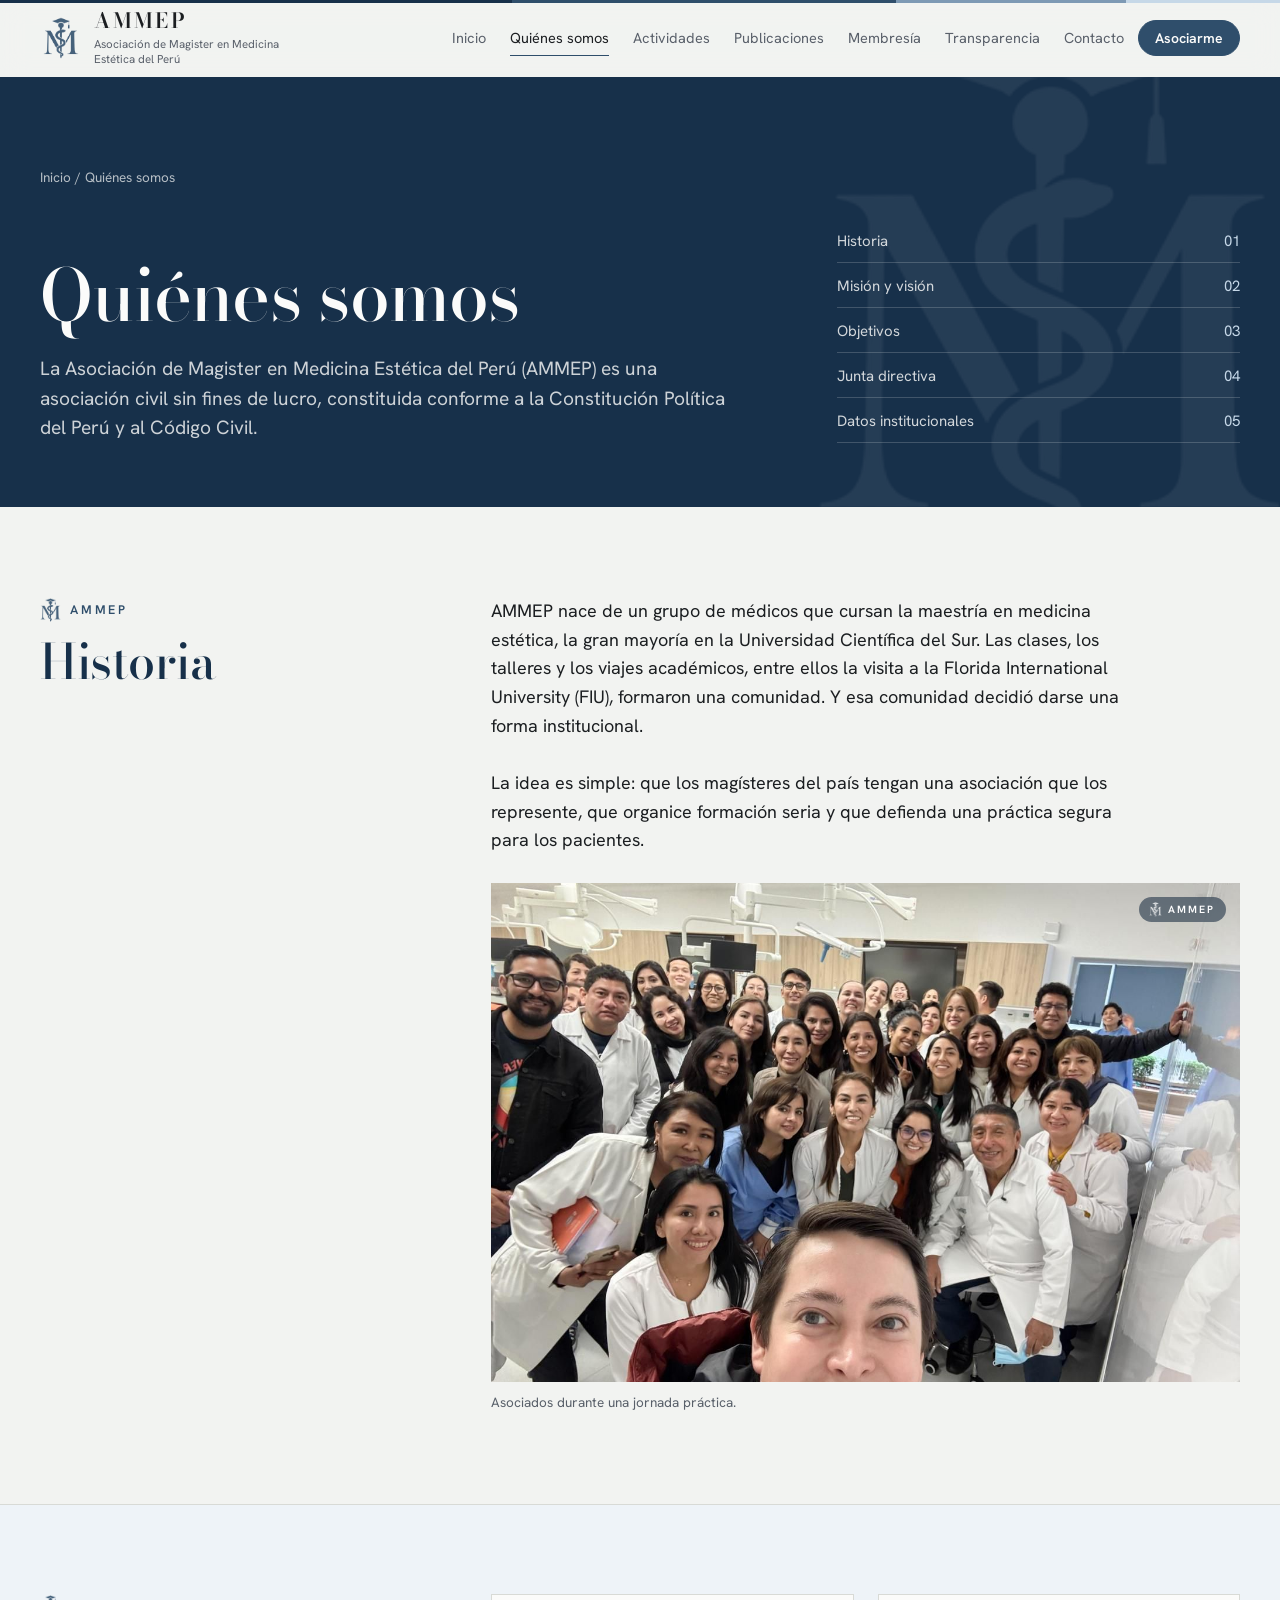
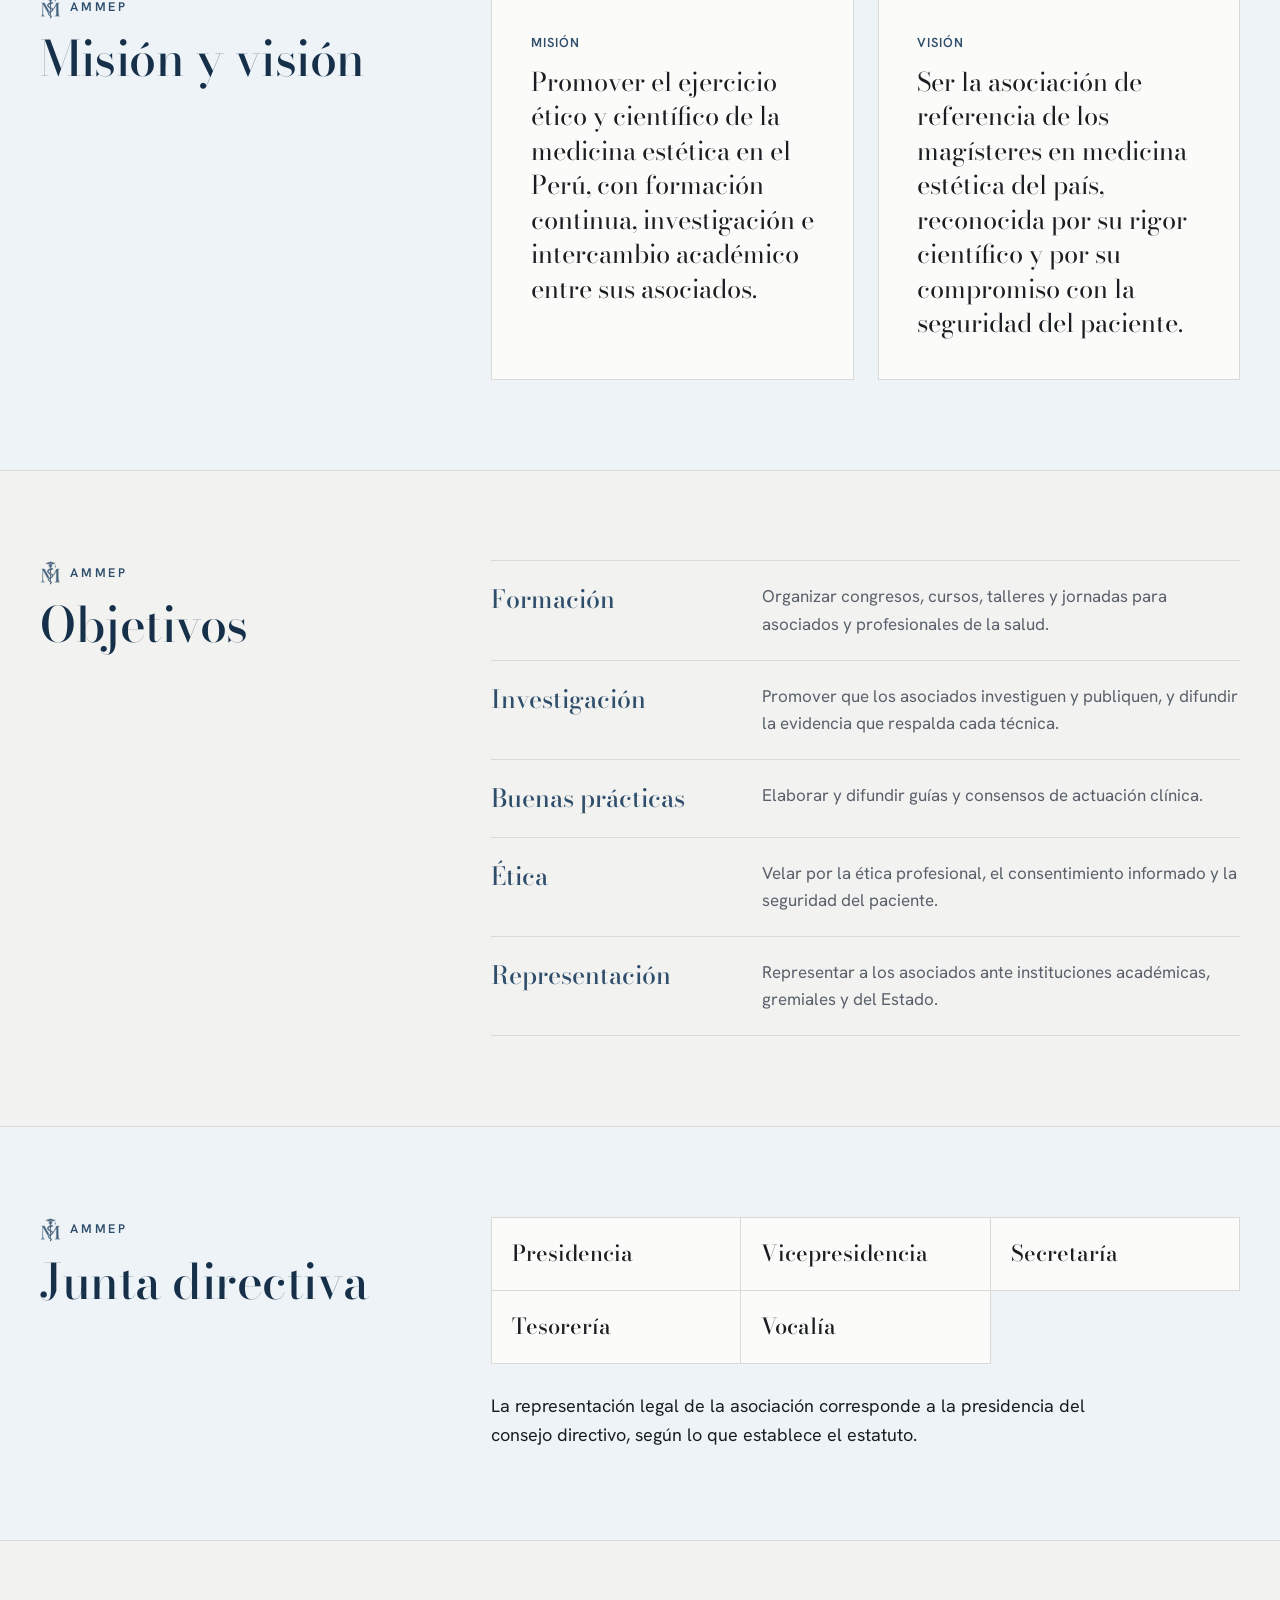
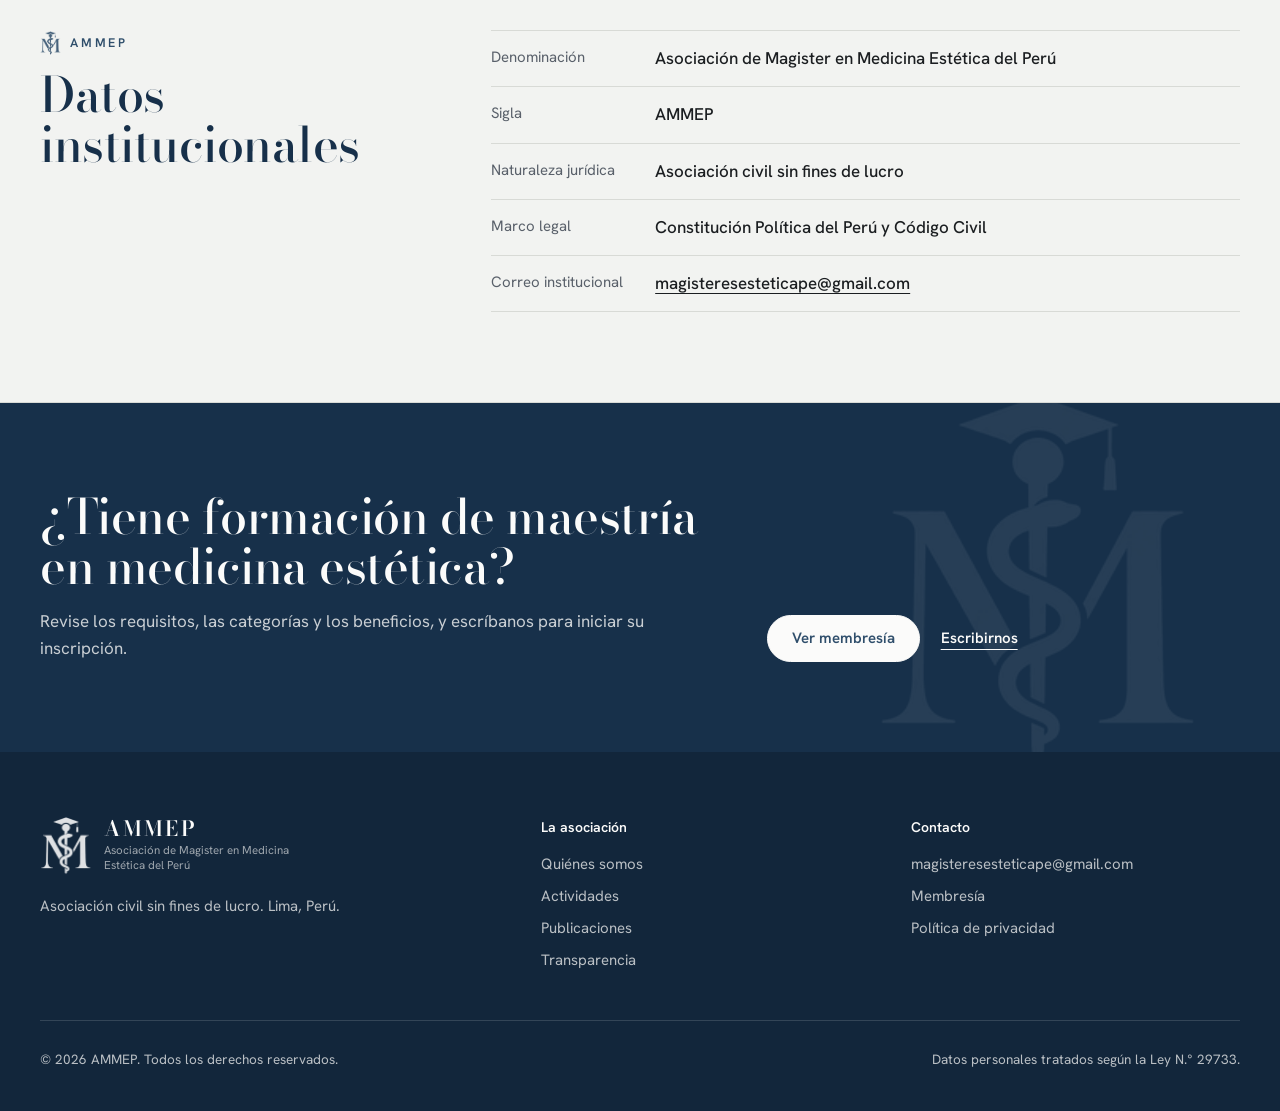
<file: quienes-somos.html>
<!doctype html>
<html lang="es-PE">
<head>
<meta charset="utf-8">
<meta name="robots" content="noindex, nofollow">
<meta name="viewport" content="width=device-width, initial-scale=1, viewport-fit=cover">
<title>Quiénes somos | AMMEP</title>
<meta name="description" content="Historia, misión, visión, objetivos, junta directiva y datos institucionales de AMMEP.">
<meta property="og:title" content="Quiénes somos | AMMEP">
<meta property="og:description" content="Historia, misión, visión, objetivos, junta directiva y datos institucionales de AMMEP.">
<meta property="og:type" content="website">
<meta property="og:url" content="https://www.ammep.pe/quienes-somos.html">
<meta property="og:image" content="https://www.ammep.pe/assets/fotos/fiu-fachada.jpg">
<link rel="canonical" href="https://www.ammep.pe/quienes-somos.html">
<meta property="og:locale" content="es_PE">
<meta name="theme-color" content="#f2f3f1">
<link rel="icon" href="data:image/svg+xml,%3Csvg xmlns='http://www.w3.org/2000/svg' viewBox='0 0 64 64'%3E%3Crect width='64' height='64' rx='14' fill='%234f2f43'/%3E%3Ctext x='32' y='44' text-anchor='middle' font-family='Georgia,serif' font-size='34' fill='%23fbfbfa'%3EA%3C/text%3E%3C/svg%3E">
<link rel="preconnect" href="https://fonts.googleapis.com">
<link rel="preconnect" href="https://fonts.gstatic.com" crossorigin>
<link rel="stylesheet" href="https://fonts.googleapis.com/css2?family=Bodoni+Moda:ital,opsz,wght@0,6..96,400..700;1,6..96,400..600&family=Hanken+Grotesk:wght@400;500;600&display=swap">
<link rel="stylesheet" href="assets/estilos.css">
<script>document.documentElement.classList.add('js')</script>
</head>
<body>
<header class="cabecera">
  <div class="contenedor">
    <a class="marca" href="index.html" aria-label="AMMEP, ir al inicio">
      <img src="assets/logo.png" alt="" onerror="this.remove()">
      <span><span class="sigla">AMMEP</span><span class="nombre">Asociación de Magister en Medicina Estética del Perú</span></span>
    </a>
    <button class="boton-menu" type="button" aria-expanded="false" aria-controls="menu"><b>Menú</b><span aria-hidden="true"></span></button>
    <nav class="menu" id="menu" aria-label="Principal">
      <a href="index.html">Inicio</a>
      <a href="quienes-somos.html" aria-current="page">Quiénes somos</a>
      <a href="actividades.html">Actividades</a>
      <a href="publicaciones.html">Publicaciones</a>
      <a href="membresia.html">Membresía</a>
      <a href="transparencia.html">Transparencia</a>
      <a href="contacto.html">Contacto</a>
      <a class="boton lleno chico" href="membresia.html#inscripcion">Asociarme</a>
    </nav>
  </div>
</header>
<main>
<section class="titulo-pagina">
  <div class="contenedor">
    <p class="ruta"><a href="index.html">Inicio</a> / Quiénes somos</p>
    <div style="display:grid;gap:22px">
      <h1>Quiénes somos</h1>
      <p class="lead">La Asociación de Magister en Medicina Estética del Perú (AMMEP) es una asociación civil sin fines de lucro, constituida conforme a la Constitución Política del Perú y al Código Civil.</p>
    </div>
    <ul class="indice" aria-label="En esta página">
        <li><a href="#historia"><span>Historia</span><span>01</span></a></li>
        <li><a href="#mision"><span>Misión y visión</span><span>02</span></a></li>
        <li><a href="#objetivos"><span>Objetivos</span><span>03</span></a></li>
        <li><a href="#junta"><span>Junta directiva</span><span>04</span></a></li>
        <li><a href="#datos"><span>Datos institucionales</span><span>05</span></a></li>
    </ul>
  </div>
</section>
<section class="bloque" id="historia">
  <div class="contenedor">
    <div class="cabeza">
      <h2>Historia</h2>
    </div>
    <div class="cuerpo">
      <p>AMMEP nace de un grupo de médicos que cursan la maestría en medicina estética, la gran mayoría en la Universidad Científica del Sur. Las clases, los talleres y los viajes académicos, entre ellos la visita a la Florida International University (FIU), formaron una comunidad. Y esa comunidad decidió darse una forma institucional.</p>
      <p>La idea es simple: que los magísteres del país tengan una asociación que los represente, que organice formación seria y que defienda una práctica segura para los pacientes.</p>
      <figure class="foto-bloque"><img src="assets/fotos/grupo-batas.jpg" alt="Asociados de AMMEP con bata blanca" loading="lazy"><figcaption>Asociados durante una jornada práctica.</figcaption></figure>
    </div>
  </div>
</section>
<section class="bloque tinte" id="mision">
  <div class="contenedor">
    <div class="cabeza">
      <h2>Misión y visión</h2>
    </div>
    <div class="cuerpo">
      <div class="declaraciones">
        <div><h3>Misión</h3><p>Promover el ejercicio ético y científico de la medicina estética en el Perú, con formación continua, investigación e intercambio académico entre sus asociados.</p></div>
        <div><h3>Visión</h3><p>Ser la asociación de referencia de los magísteres en medicina estética del país, reconocida por su rigor científico y por su compromiso con la seguridad del paciente.</p></div>
      </div>
    </div>
  </div>
</section>
<section class="bloque" id="objetivos">
  <div class="contenedor">
    <div class="cabeza">
      <h2>Objetivos</h2>
    </div>
    <div class="cuerpo">
      <ul class="filas">
        <li><h3>Formación</h3><p>Organizar congresos, cursos, talleres y jornadas para asociados y profesionales de la salud.</p></li>
        <li><h3>Investigación</h3><p>Promover que los asociados investiguen y publiquen, y difundir la evidencia que respalda cada técnica.</p></li>
        <li><h3>Buenas prácticas</h3><p>Elaborar y difundir guías y consensos de actuación clínica.</p></li>
        <li><h3>Ética</h3><p>Velar por la ética profesional, el consentimiento informado y la seguridad del paciente.</p></li>
        <li><h3>Representación</h3><p>Representar a los asociados ante instituciones académicas, gremiales y del Estado.</p></li>
      </ul>
    </div>
  </div>
</section>
<section class="bloque tinte" id="junta">
  <div class="contenedor">
    <div class="cabeza">
      <h2>Junta directiva</h2>
    </div>
    <div class="cuerpo">
      <div class="junta">
        <div><span class="persona">Presidencia</span></div>
        <div><span class="persona">Vicepresidencia</span></div>
        <div><span class="persona">Secretaría</span></div>
        <div><span class="persona">Tesorería</span></div>
        <div><span class="persona">Vocalía</span></div>
      </div>
      <p>La representación legal de la asociación corresponde a la presidencia del consejo directivo, según lo que establece el estatuto.</p>
    </div>
  </div>
</section>
<section class="bloque" id="datos">
  <div class="contenedor">
    <div class="cabeza">
      <h2>Datos institucionales</h2>
    </div>
    <div class="cuerpo">
      <dl class="ficha">
        <dt>Denominación</dt><dd>Asociación de Magister en Medicina Estética del Perú</dd>
        <dt>Sigla</dt><dd>AMMEP</dd>
        <dt>Naturaleza jurídica</dt><dd>Asociación civil sin fines de lucro</dd>
        <dt>Marco legal</dt><dd>Constitución Política del Perú y Código Civil</dd>
        <dt>Correo institucional</dt><dd><a href="mailto:magisteresesteticape@gmail.com">magisteresesteticape@gmail.com</a></dd>
      </dl>
    </div>
  </div>
</section>
<section class="llamado">
  <div class="contenedor">
    <div style="display:grid;gap:16px">
      <h2>¿Tiene formación de maestría en medicina estética?</h2>
      <p>Revise los requisitos, las categorías y los beneficios, y escríbanos para iniciar su inscripción.</p>
    </div>
    <div class="acciones">
      <a class="boton lleno" href="membresia.html">Ver membresía</a>
      <a class="boton texto" href="contacto.html">Escribirnos</a>
    </div>
  </div>
</section>
</main>
<footer class="pie">
  <div class="contenedor">
    <div style="display:grid;gap:18px;align-content:start">
      <a class="marca" href="index.html"><img src="assets/logo-blanco.png" alt="" onerror="this.remove()"><span><span class="sigla">AMMEP</span><span class="nombre">Asociación de Magister en Medicina Estética del Perú</span></span></a>
      <p>Asociación civil sin fines de lucro. Lima, Perú.</p>
    </div>
    <div>
      <h4>La asociación</h4>
      <ul>
        <li><a href="quienes-somos.html">Quiénes somos</a></li>
        <li><a href="actividades.html">Actividades</a></li>
        <li><a href="publicaciones.html">Publicaciones</a></li>
        <li><a href="transparencia.html">Transparencia</a></li>
      </ul>
    </div>
    <div>
      <h4>Contacto</h4>
      <ul>
        <li><a href="mailto:magisteresesteticape@gmail.com">magisteresesteticape@gmail.com</a></li>
        <li><a href="membresia.html">Membresía</a></li>
        <li><a href="contacto.html#privacidad">Política de privacidad</a></li>
      </ul>
    </div>
    <div class="legal"><span>© <span data-anio>2026</span> AMMEP. Todos los derechos reservados.</span><span>Datos personales tratados según la Ley N.° 29733.</span></div>
  </div>
</footer>
<script src="assets/sitio.js"></script>
</body>
</html>
</file>
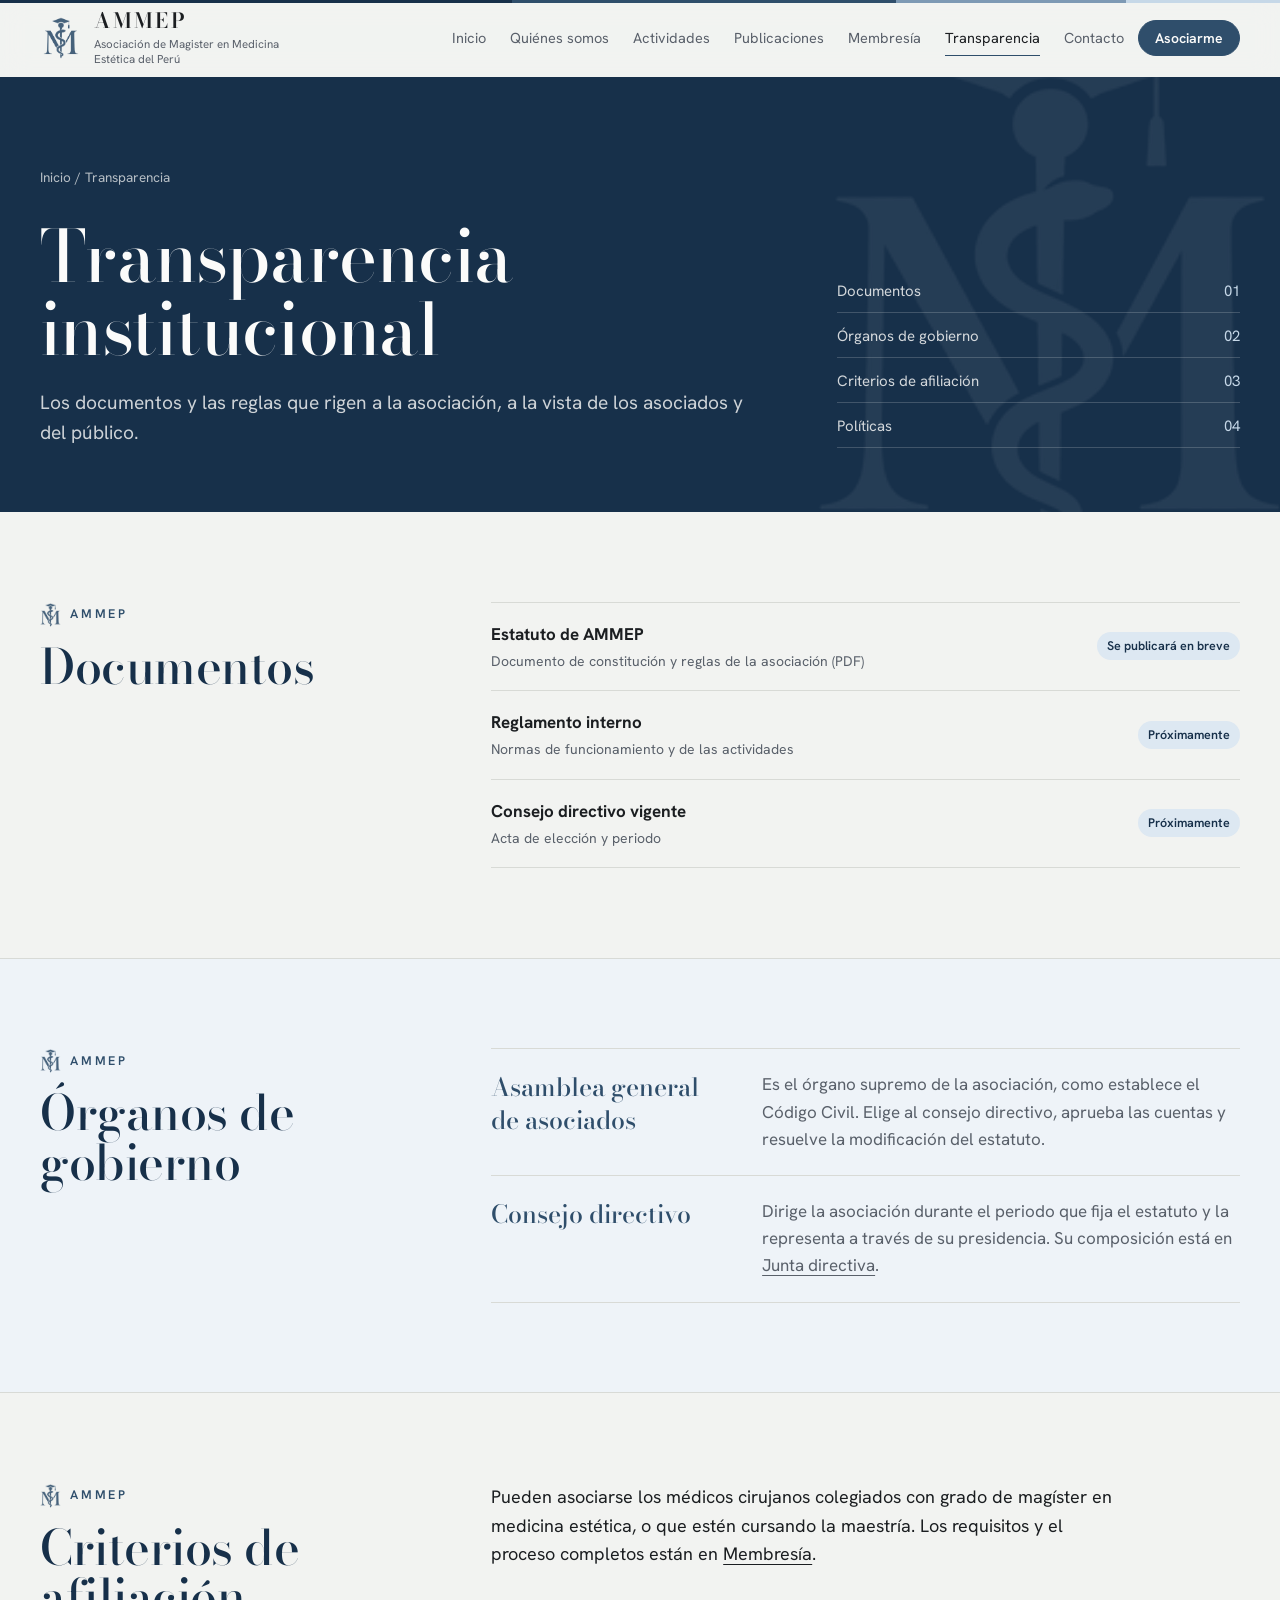
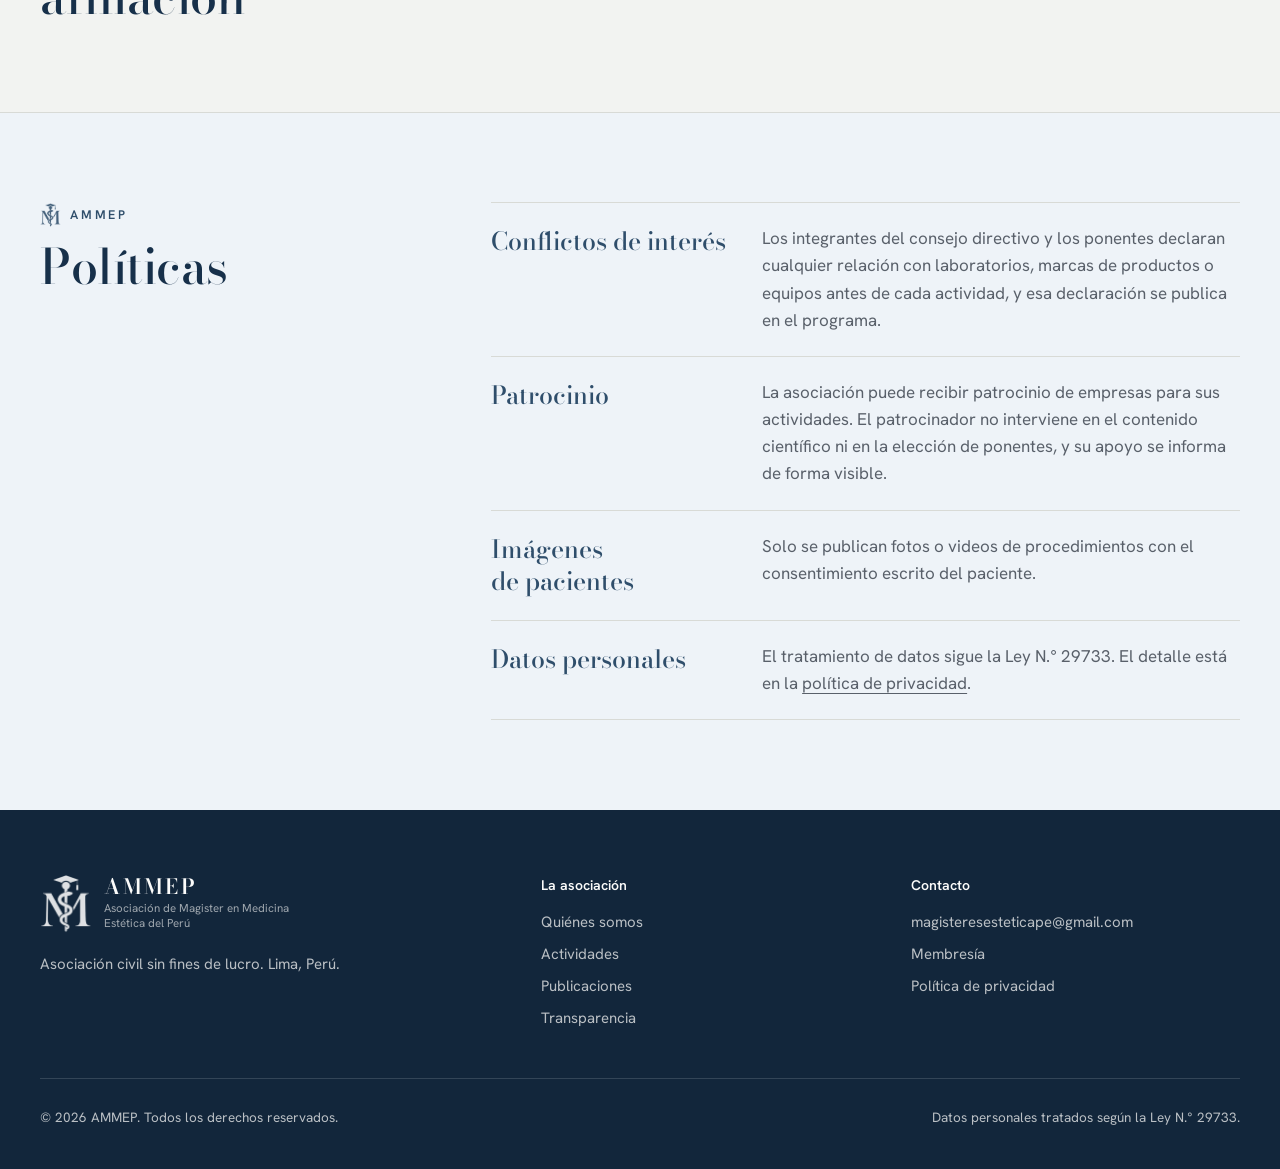
<file: transparencia.html>
<!doctype html>
<html lang="es-PE">
<head>
<meta charset="utf-8">
<meta name="robots" content="noindex, nofollow">
<meta name="viewport" content="width=device-width, initial-scale=1, viewport-fit=cover">
<title>Transparencia | AMMEP</title>
<meta name="description" content="Estatuto, órganos de gobierno, criterios de afiliación, políticas y datos registrales de AMMEP.">
<meta property="og:title" content="Transparencia | AMMEP">
<meta property="og:description" content="Estatuto, órganos de gobierno, criterios de afiliación, políticas y datos registrales de AMMEP.">
<meta property="og:type" content="website">
<meta property="og:url" content="https://www.ammep.pe/transparencia.html">
<meta property="og:image" content="https://www.ammep.pe/assets/fotos/fiu-fachada.jpg">
<link rel="canonical" href="https://www.ammep.pe/transparencia.html">
<meta property="og:locale" content="es_PE">
<meta name="theme-color" content="#f2f3f1">
<link rel="icon" href="data:image/svg+xml,%3Csvg xmlns='http://www.w3.org/2000/svg' viewBox='0 0 64 64'%3E%3Crect width='64' height='64' rx='14' fill='%234f2f43'/%3E%3Ctext x='32' y='44' text-anchor='middle' font-family='Georgia,serif' font-size='34' fill='%23fbfbfa'%3EA%3C/text%3E%3C/svg%3E">
<link rel="preconnect" href="https://fonts.googleapis.com">
<link rel="preconnect" href="https://fonts.gstatic.com" crossorigin>
<link rel="stylesheet" href="https://fonts.googleapis.com/css2?family=Bodoni+Moda:ital,opsz,wght@0,6..96,400..700;1,6..96,400..600&family=Hanken+Grotesk:wght@400;500;600&display=swap">
<link rel="stylesheet" href="assets/estilos.css">
<script>document.documentElement.classList.add('js')</script>
</head>
<body>
<header class="cabecera">
  <div class="contenedor">
    <a class="marca" href="index.html" aria-label="AMMEP, ir al inicio">
      <img src="assets/logo.png" alt="" onerror="this.remove()">
      <span><span class="sigla">AMMEP</span><span class="nombre">Asociación de Magister en Medicina Estética del Perú</span></span>
    </a>
    <button class="boton-menu" type="button" aria-expanded="false" aria-controls="menu"><b>Menú</b><span aria-hidden="true"></span></button>
    <nav class="menu" id="menu" aria-label="Principal">
      <a href="index.html">Inicio</a>
      <a href="quienes-somos.html">Quiénes somos</a>
      <a href="actividades.html">Actividades</a>
      <a href="publicaciones.html">Publicaciones</a>
      <a href="membresia.html">Membresía</a>
      <a href="transparencia.html" aria-current="page">Transparencia</a>
      <a href="contacto.html">Contacto</a>
      <a class="boton lleno chico" href="membresia.html#inscripcion">Asociarme</a>
    </nav>
  </div>
</header>
<main>
<section class="titulo-pagina">
  <div class="contenedor">
    <p class="ruta"><a href="index.html">Inicio</a> / Transparencia</p>
    <div style="display:grid;gap:22px">
      <h1>Transparencia institucional</h1>
      <p class="lead">Los documentos y las reglas que rigen a la asociación, a la vista de los asociados y del público.</p>
    </div>
    <ul class="indice" aria-label="En esta página">
        <li><a href="#documentos"><span>Documentos</span><span>01</span></a></li>
        <li><a href="#organos"><span>Órganos de gobierno</span><span>02</span></a></li>
        <li><a href="#afiliacion"><span>Criterios de afiliación</span><span>03</span></a></li>
        <li><a href="#politicas"><span>Políticas</span><span>04</span></a></li>
    </ul>
  </div>
</section>
<section class="bloque" id="documentos">
  <div class="contenedor">
    <div class="cabeza">
      <h2>Documentos</h2>
    </div>
    <div class="cuerpo">
      <ul class="documentos">
        <li><span class="nombre-doc"><b>Estatuto de AMMEP</b><span>Documento de constitución y reglas de la asociación (PDF)</span></span><span class="estado">Se publicará en breve</span></li>
        <li><span class="nombre-doc"><b>Reglamento interno</b><span>Normas de funcionamiento y de las actividades</span></span><span class="estado">Próximamente</span></li>
        <li><span class="nombre-doc"><b>Consejo directivo vigente</b><span>Acta de elección y periodo</span></span><span class="estado">Próximamente</span></li>
      </ul>
    </div>
  </div>
</section>
<section class="bloque tinte" id="organos">
  <div class="contenedor">
    <div class="cabeza">
      <h2>Órganos de gobierno</h2>
    </div>
    <div class="cuerpo">
      <ul class="filas">
        <li><h3>Asamblea general de asociados</h3><p>Es el órgano supremo de la asociación, como establece el Código Civil. Elige al consejo directivo, aprueba las cuentas y resuelve la modificación del estatuto.</p></li>
        <li><h3>Consejo directivo</h3><p>Dirige la asociación durante el periodo que fija el estatuto y la representa a través de su presidencia. Su composición está en <a href="quienes-somos.html#junta">Junta directiva</a>.</p></li>
      </ul>
    </div>
  </div>
</section>
<section class="bloque" id="afiliacion">
  <div class="contenedor">
    <div class="cabeza">
      <h2>Criterios de afiliación</h2>
    </div>
    <div class="cuerpo">
      <p>Pueden asociarse los médicos cirujanos colegiados con grado de magíster en medicina estética, o que estén cursando la maestría. Los requisitos y el proceso completos están en <a href="membresia.html">Membresía</a>.</p>
    </div>
  </div>
</section>
<section class="bloque tinte" id="politicas">
  <div class="contenedor">
    <div class="cabeza">
      <h2>Políticas</h2>
    </div>
    <div class="cuerpo">
      <ul class="filas">
        <li><h3>Conflictos de interés</h3><p>Los integrantes del consejo directivo y los ponentes declaran cualquier relación con laboratorios, marcas de productos o equipos antes de cada actividad, y esa declaración se publica en el programa.</p></li>
        <li><h3>Patrocinio</h3><p>La asociación puede recibir patrocinio de empresas para sus actividades. El patrocinador no interviene en el contenido científico ni en la elección de ponentes, y su apoyo se informa de forma visible.</p></li>
        <li><h3>Imágenes de pacientes</h3><p>Solo se publican fotos o videos de procedimientos con el consentimiento escrito del paciente.</p></li>
        <li><h3>Datos personales</h3><p>El tratamiento de datos sigue la Ley N.° 29733. El detalle está en la <a href="contacto.html#privacidad">política de privacidad</a>.</p></li>
      </ul>
    </div>
  </div>
</section>

</main>
<footer class="pie">
  <div class="contenedor">
    <div style="display:grid;gap:18px;align-content:start">
      <a class="marca" href="index.html"><img src="assets/logo-blanco.png" alt="" onerror="this.remove()"><span><span class="sigla">AMMEP</span><span class="nombre">Asociación de Magister en Medicina Estética del Perú</span></span></a>
      <p>Asociación civil sin fines de lucro. Lima, Perú.</p>
    </div>
    <div>
      <h4>La asociación</h4>
      <ul>
        <li><a href="quienes-somos.html">Quiénes somos</a></li>
        <li><a href="actividades.html">Actividades</a></li>
        <li><a href="publicaciones.html">Publicaciones</a></li>
        <li><a href="transparencia.html">Transparencia</a></li>
      </ul>
    </div>
    <div>
      <h4>Contacto</h4>
      <ul>
        <li><a href="mailto:magisteresesteticape@gmail.com">magisteresesteticape@gmail.com</a></li>
        <li><a href="membresia.html">Membresía</a></li>
        <li><a href="contacto.html#privacidad">Política de privacidad</a></li>
      </ul>
    </div>
    <div class="legal"><span>© <span data-anio>2026</span> AMMEP. Todos los derechos reservados.</span><span>Datos personales tratados según la Ley N.° 29733.</span></div>
  </div>
</footer>
<script src="assets/sitio.js"></script>
</body>
</html>
</file>
<file: assets/estilos.css>
/* AMMEP: sociedad científica con aire de laboratorio fino.
   Porcelana fría, azul marino del logo, Bodoni para los títulos y láminas de anatomía en línea fina. */
:root {
  --porcelana: #f2f3f1;
  --hueso: #fbfbfa;
  --grafito: #1b1e21;
  --pizarra: #59606a;
  --linea: #d8dad6;
  --marino: #2f4e6b;
  --marino-2: #5a7896;
  --rubor: #e9dcd8;
  --rubor-claro: #f5eeec;
  --display: "Bodoni Moda", "Bodoni 72", Didot, Georgia, serif;
  --texto: "Hanken Grotesk", "Segoe UI", system-ui, sans-serif;
  --ease: cubic-bezier(.23, 1, .32, 1);
  --ancho: 1240px;
  --gutter: max(20px, env(safe-area-inset-left, 0px));
  color-scheme: light;
}

*, *::before, *::after { box-sizing: border-box; }
html { -webkit-text-size-adjust: 100%; scroll-behavior: smooth; scroll-padding-top: 96px; }
@media (prefers-reduced-motion: reduce) { html { scroll-behavior: auto; } }
body { margin: 0; background: var(--porcelana); color: var(--grafito); font: 400 17px/1.6 var(--texto); -webkit-font-smoothing: antialiased; text-rendering: optimizeLegibility; }
img { max-width: 100%; display: block; }
a { color: inherit; text-decoration-thickness: 1px; text-underline-offset: 4px; }
a:hover { color: var(--marino); }
:focus-visible { outline: 2px solid var(--marino); outline-offset: 3px; border-radius: 2px; }
::selection { background: var(--rubor); color: var(--grafito); }

h1, h2, h3, h4 { margin: 0; font-weight: 500; text-wrap: balance; }
h1, h2 { font-family: var(--display); font-optical-sizing: auto; letter-spacing: -.01em; line-height: 1.02; }
h1 { font-size: clamp(40px, 5.6vw, 84px); }
h2 { font-size: clamp(32px, 3.8vw, 54px); }
h3 { font-family: var(--texto); font-size: 20px; font-weight: 600; line-height: 1.3; }
p { margin: 0; max-width: 64ch; }
.lead { font-size: clamp(18px, 1.5vw, 21px); line-height: 1.55; color: var(--pizarra); }
.chico { font-size: 14px; color: var(--pizarra); }

.contenedor { width: 100%; max-width: var(--ancho); margin-inline: auto; padding-left: var(--gutter); padding-right: max(20px, env(safe-area-inset-right, 0px)); }


/* ---------- Encabezado ---------- */
.cabecera { position: sticky; top: env(safe-area-inset-top, 0px); z-index: 30; background: color-mix(in srgb, var(--porcelana) 86%, transparent); backdrop-filter: saturate(1.2) blur(14px); -webkit-backdrop-filter: saturate(1.2) blur(14px); border-bottom: 1px solid transparent; transition: border-color .3s var(--ease); }
.cabecera.con-scroll { border-bottom-color: var(--linea); }
.cabecera .contenedor { display: flex; align-items: center; justify-content: space-between; gap: 24px; min-height: 76px; }
.marca { display: flex; align-items: center; gap: 12px; text-decoration: none; color: var(--grafito); }
.marca img { width: 42px; height: 42px; object-fit: contain; }
.marca .sigla { font: 600 21px/1 var(--display); letter-spacing: .14em; }
.marca .nombre { display: block; font-size: 11.5px; line-height: 1.3; color: var(--pizarra); max-width: 210px; }
.marca:hover { color: var(--grafito); }
.menu { display: flex; align-items: center; gap: 4px; }
.menu a { text-decoration: none; font-size: 14.5px; color: var(--pizarra); padding: 8px 10px; position: relative; transition: color .2s var(--ease); }
.menu a::after { content: ""; position: absolute; left: 10px; right: 10px; bottom: 2px; height: 1px; background: var(--marino); transform: scaleX(0); transform-origin: left; transition: transform .35s var(--ease); }
@media (hover: hover) and (pointer: fine) { .menu a:hover { color: var(--grafito); } .menu a:hover::after { transform: scaleX(1); } }
.menu a[aria-current="page"] { color: var(--grafito); }
.menu a[aria-current="page"]::after { transform: scaleX(1); }
.boton-menu { display: none; }

/* ---------- Botones ---------- */
.boton { display: inline-flex; align-items: center; gap: 10px; font: 600 15px/1 var(--texto); text-decoration: none; border-radius: 99px; padding: 15px 24px; border: 1px solid var(--marino); transition: background .25s var(--ease), color .25s var(--ease), transform .16s var(--ease); cursor: pointer; }
.boton:active { transform: scale(.97); }
.boton.lleno { background: var(--marino); color: var(--hueso); }
.boton.lleno:hover { background: var(--grafito); border-color: var(--grafito); color: var(--hueso); }
.boton.borde { background: transparent; color: var(--marino); }
.boton.borde:hover { background: var(--marino); color: var(--hueso); }
.boton.texto { border-color: transparent; padding-inline: 4px; color: var(--grafito); text-decoration: underline; text-underline-offset: 6px; }
.boton.chico { padding: 10px 16px; font-size: 14px; }
.acciones { display: flex; flex-wrap: wrap; align-items: center; gap: 12px 16px; }

/* ---------- Portada de inicio ---------- */
.portada { padding-block: clamp(40px, 7vw, 96px) clamp(56px, 8vw, 120px); }
.portada .contenedor { display: grid; grid-template-columns: minmax(0, 1.15fr) minmax(0, .85fr); gap: clamp(32px, 5vw, 80px); align-items: center; }
.portada .texto { display: grid; gap: 28px; }
.portada .ubicacion { font-size: 14px; color: var(--pizarra); display: flex; align-items: center; gap: 12px; }
.portada .ubicacion::before { content: ""; width: 34px; height: 1px; background: var(--marino); }
.lamina { position: relative; aspect-ratio: 4 / 5; max-width: 100%; background: var(--rubor-claro); border-radius: 2px; overflow: hidden; }
.lamina svg { position: absolute; inset: 0; width: 100%; height: 100%; }
.lamina .trazo { fill: none; stroke: var(--marino); stroke-width: 1; vector-effect: non-scaling-stroke; }
.lamina .guia { fill: none; stroke: var(--marino-2); stroke-width: .75; stroke-dasharray: 3 5; vector-effect: non-scaling-stroke; opacity: .7; }
.lamina .punto { fill: var(--marino); }
.lamina text { font: 500 11px var(--texto); fill: var(--pizarra); letter-spacing: .02em; }
.lamina text.cifra { font-variant-numeric: tabular-nums; fill: var(--marino); }
.lamina .lamina-pie { position: absolute; left: 20px; right: 20px; bottom: 16px; display: flex; justify-content: space-between; font-size: 12px; color: var(--pizarra); }
@media (prefers-reduced-motion: no-preference) {
  .lamina .dibuja { stroke-dasharray: 1200; stroke-dashoffset: 1200; animation: dibuja 2.4s var(--ease) .2s forwards; }
  .lamina .aparece { opacity: 0; animation: aparece .8s var(--ease) forwards; }
  @keyframes dibuja { to { stroke-dashoffset: 0; } }
  @keyframes aparece { to { opacity: 1; } }
}

/* ---------- Encabezado de páginas internas ---------- */
.titulo-pagina { padding-block: clamp(48px, 7vw, 104px) clamp(36px, 5vw, 64px); border-bottom: 1px solid var(--linea); }
.titulo-pagina .contenedor { display: grid; grid-template-columns: minmax(0, 1fr) minmax(0, .55fr); gap: 32px 64px; align-items: end; }
.titulo-pagina .ruta { grid-column: 1 / -1; font-size: 13.5px; color: var(--pizarra); }
.titulo-pagina .ruta a { text-decoration: none; }
.titulo-pagina h1 { font-size: clamp(42px, 5.6vw, 84px); }
.indice { list-style: none; margin: 0; padding: 0; display: grid; gap: 2px; font-size: 15px; align-self: end; }
.indice a { display: flex; justify-content: space-between; gap: 16px; text-decoration: none; padding: 9px 0; border-bottom: 1px solid var(--linea); color: var(--pizarra); }
.indice a span:last-child { font-variant-numeric: tabular-nums; color: var(--marino-2); }
.indice a:hover { color: var(--grafito); }

/* ---------- Bloques de contenido: título a la izquierda, texto a la derecha ---------- */
.bloque { padding-block: clamp(56px, 7vw, 104px); border-bottom: 1px solid var(--linea); }
.bloque:last-of-type { border-bottom: 0; }
.bloque .contenedor { display: grid; grid-template-columns: minmax(0, 4fr) minmax(0, 8fr); gap: 28px clamp(32px, 6vw, 96px); }
.bloque .cabeza { display: grid; gap: 14px; align-content: start; }
@media (min-width: 900px) { .bloque .cabeza { position: sticky; top: 112px; align-self: start; } }
.bloque .cuerpo { display: grid; gap: 28px; min-width: 0; }
.bloque .cuerpo > p { font-size: 18px; }
.bloque.tinte { background: var(--hueso); }

/* Lista editorial con filete */
.filas { list-style: none; margin: 0; padding: 0; display: grid; }
.filas > li { display: grid; grid-template-columns: minmax(0, 1fr) minmax(0, 2fr); gap: 8px 32px; padding: 22px 0; border-top: 1px solid var(--linea); }
.filas > li:last-child { border-bottom: 1px solid var(--linea); }
.filas h3 { font-family: var(--display); font-size: 25px; font-weight: 500; }
.filas p { color: var(--pizarra); }

/* Misión y visión: dos citas grandes */
.declaraciones { display: grid; grid-template-columns: minmax(0, 1fr) minmax(0, 1fr); gap: 24px; }
.declaraciones div { background: var(--hueso); border: 1px solid var(--linea); padding: clamp(24px, 3vw, 40px); display: grid; gap: 14px; align-content: start; }
.declaraciones h3 { font: 600 13px var(--texto); letter-spacing: .08em; text-transform: uppercase; color: var(--marino); }
.declaraciones p { font: 400 clamp(21px, 2vw, 26px)/1.35 var(--display); color: var(--grafito); }

/* Personas de la junta */
.junta { display: grid; grid-template-columns: repeat(auto-fill, minmax(210px, 1fr)); gap: 0; border-top: 1px solid var(--linea); border-left: 1px solid var(--linea); }
.junta div { padding: 22px 20px 24px; border-right: 1px solid var(--linea); border-bottom: 1px solid var(--linea); display: grid; gap: 6px; background: var(--hueso); }
.junta .cargo { font-size: 13.5px; color: var(--marino); font-weight: 600; }
.junta .persona { font: 500 22px/1.2 var(--display); }

/* Ficha de datos */
.ficha { margin: 0; display: grid; grid-template-columns: minmax(150px, max-content) minmax(0, 1fr); border-top: 1px solid var(--linea); }
.ficha dt, .ficha dd { padding: 14px 0; border-bottom: 1px solid var(--linea); margin: 0; }
.ficha dt { color: var(--pizarra); font-size: 15px; padding-right: 32px; }
.ficha dd { font-weight: 500; }

/* Tabla de calendario */
.tabla { overflow-x: auto; border: 1px solid var(--linea); background: var(--hueso); }
.tabla table { width: 100%; border-collapse: collapse; font-size: 15px; min-width: 720px; font-variant-numeric: tabular-nums; }
.tabla th { text-align: left; font-weight: 600; font-size: 13px; color: var(--pizarra); padding: 14px 16px; border-bottom: 1px solid var(--linea); background: var(--porcelana); }
.tabla td { padding: 16px; border-bottom: 1px solid var(--linea); vertical-align: top; }
.tabla tr:last-child td { border-bottom: 0; }
.estado { display: inline-block; font-size: 12.5px; font-weight: 600; padding: 4px 10px; border-radius: 99px; background: var(--rubor-claro); color: var(--marino); white-space: nowrap; }

/* Fotos: espacios reservados hasta que lleguen los archivos */
.foto { position: relative; margin: 0; background: var(--rubor-claro); overflow: hidden; border: 1px solid var(--linea); }
.foto::before { content: ""; position: absolute; inset: 0; background: repeating-linear-gradient(135deg, transparent 0 11px, rgba(47, 78, 107, .06) 11px 12px); }
.foto img { width: 100%; height: 100%; object-fit: cover; position: relative; }
.foto figcaption { position: absolute; left: 14px; bottom: 12px; right: 14px; font-size: 13px; color: var(--pizarra); display: grid; gap: 2px; }
.foto figcaption b { color: var(--grafito); font-weight: 600; }
.foto figcaption code { font-size: 11.5px; color: var(--marino-2); }
.foto img + figcaption { color: var(--hueso); text-shadow: 0 1px 8px rgba(0,0,0,.4); }
.foto img + figcaption b { color: var(--hueso); }
.foto img + figcaption code { display: none; }
.galeria { display: grid; grid-template-columns: repeat(12, minmax(0, 1fr)); gap: 16px; }
.galeria .foto:nth-child(1) { grid-column: span 7; aspect-ratio: 4 / 3; }
.galeria .foto:nth-child(2) { grid-column: span 5; aspect-ratio: 4 / 5; }
.galeria .foto:nth-child(3) { grid-column: span 5; aspect-ratio: 4 / 5; }
.galeria .foto:nth-child(4) { grid-column: span 7; aspect-ratio: 4 / 3; }

/* Pasos de inscripción */
.pasos { list-style: none; margin: 0; padding: 0; counter-reset: paso; display: grid; gap: 0; }
.pasos li { counter-increment: paso; display: grid; grid-template-columns: 64px minmax(0, 1fr); gap: 4px 20px; padding: 22px 0; border-top: 1px solid var(--linea); }
.pasos li::before { content: counter(paso, decimal-leading-zero); grid-row: span 2; font: 400 34px/1 var(--display); color: var(--marino-2); font-variant-numeric: tabular-nums; }
.pasos li p { color: var(--pizarra); }

/* Categorías de membresía */
.categorias { display: grid; grid-template-columns: repeat(3, minmax(0, 1fr)); gap: 0; border: 1px solid var(--linea); background: var(--hueso); }
.categorias > div { padding: 28px 24px; display: grid; gap: 12px; align-content: start; border-right: 1px solid var(--linea); }
.categorias > div:last-child { border-right: 0; }
.categorias h3 { font-family: var(--display); font-size: 26px; font-weight: 500; }
.categorias p { color: var(--pizarra); font-size: 16px; }
.categorias .cuota { margin-top: 8px; padding-top: 14px; border-top: 1px solid var(--linea); font-size: 14px; color: var(--pizarra); }

/* Documentos */
.documentos { list-style: none; margin: 0; padding: 0; display: grid; }
.documentos li { display: flex; justify-content: space-between; align-items: center; gap: 16px; padding: 18px 0; border-top: 1px solid var(--linea); flex-wrap: wrap; }
.documentos li:last-child { border-bottom: 1px solid var(--linea); }
.documentos .nombre-doc { display: grid; gap: 2px; }
.documentos .nombre-doc span { font-size: 14px; color: var(--pizarra); }

/* Recursos externos */
.recursos { list-style: none; margin: 0; padding: 0; display: grid; grid-template-columns: repeat(2, minmax(0, 1fr)); gap: 0 32px; }
.recursos li { padding: 18px 0; border-top: 1px solid var(--linea); display: grid; gap: 4px; }
.recursos a { font-weight: 600; text-decoration: none; display: inline-flex; gap: 8px; align-items: baseline; }
.recursos a::after { content: "↗"; font-size: 13px; color: var(--marino-2); }
.recursos span { font-size: 15px; color: var(--pizarra); }

/* Contacto */
.correo-grande { font: 400 clamp(24px, 3.4vw, 44px)/1.15 var(--display); word-break: break-word; text-decoration: none; }
.formulario { display: grid; gap: 18px; background: var(--hueso); border: 1px solid var(--linea); padding: clamp(22px, 3vw, 36px); }
.formulario .doble { display: grid; grid-template-columns: minmax(0, 1fr) minmax(0, 1fr); gap: 18px; }
.campo { display: grid; gap: 8px; }
.campo label { font-size: 14px; font-weight: 600; }
.campo input, .campo select, .campo textarea { font: 400 16px var(--texto); color: var(--grafito); background: var(--porcelana); border: 1px solid var(--linea); border-radius: 2px; padding: 13px 14px; width: 100%; transition: border-color .2s var(--ease), background .2s var(--ease); }
.campo textarea { min-height: 140px; resize: vertical; }
.campo input:focus, .campo select:focus, .campo textarea:focus { outline: none; border-color: var(--marino); background: var(--hueso); }
.consentimiento { display: flex; gap: 12px; align-items: flex-start; font-size: 14px; color: var(--pizarra); }
.consentimiento input { width: 18px; height: 18px; margin-top: 3px; accent-color: var(--marino); flex: none; }
.mensaje-form { font-size: 14.5px; color: var(--marino); min-height: 1.4em; }
.texto-legal { display: grid; gap: 16px; }
.texto-legal h3 { font-size: 17px; }
.texto-legal p, .texto-legal li { color: var(--pizarra); font-size: 16px; }
.texto-legal ul { margin: 0; padding-left: 20px; display: grid; gap: 6px; }

/* Llamado a asociarse */
.llamado { background: var(--marino); color: var(--hueso); padding-block: clamp(56px, 7vw, 96px); }
.llamado .contenedor { display: grid; grid-template-columns: minmax(0, 1.4fr) minmax(0, 1fr); gap: 28px 64px; align-items: end; }
.llamado h2 { color: var(--hueso); }
.llamado p { color: rgba(251, 251, 250, .78); }
.llamado .boton.lleno { background: var(--hueso); color: var(--marino); border-color: var(--hueso); }
.llamado .boton.lleno:hover { background: var(--rubor); border-color: var(--rubor); color: var(--grafito); }
.llamado .boton.texto { color: var(--hueso); }

/* ---------- Pie ---------- */
.pie { background: var(--grafito); color: rgba(251, 251, 250, .72); padding-block: 64px 40px; font-size: 15px; }
.pie .contenedor { display: grid; grid-template-columns: minmax(0, 1.4fr) repeat(2, minmax(0, 1fr)); gap: 40px; }
.pie .marca { color: var(--hueso); }
.pie .marca .nombre { color: rgba(251, 251, 250, .6); }
.pie h4 { color: var(--hueso); font-size: 14px; font-weight: 600; margin-bottom: 14px; }
.pie ul { list-style: none; margin: 0; padding: 0; display: grid; gap: 8px; }
.pie a { text-decoration: none; }
.pie a:hover { color: var(--hueso); }
.pie .legal { grid-column: 1 / -1; padding-top: 28px; margin-top: 8px; border-top: 1px solid rgba(251, 251, 250, .14); display: flex; flex-wrap: wrap; justify-content: space-between; gap: 12px; font-size: 13.5px; }

/* Copiar correo */
.copiar { font: 600 13.5px var(--texto); background: none; border: 1px solid var(--linea); border-radius: 99px; padding: 8px 14px; cursor: pointer; color: var(--grafito); transition: transform .16s var(--ease), border-color .2s; }
.copiar:active { transform: scale(.97); }
.copiar:hover { border-color: var(--marino); }

/* ---------- Pantallas medianas y celular ---------- */
@media (max-width: 1080px) {
  .menu a { padding-inline: 7px; font-size: 14px; }
  .marca .nombre { display: none; }
}
@media (max-width: 960px) {
  .boton-menu { display: inline-flex; align-items: center; gap: 10px; font: 600 15px var(--texto); background: none; border: 1px solid var(--linea); border-radius: 99px; padding: 10px 16px; color: var(--grafito); cursor: pointer; }
  .boton-menu span { width: 16px; height: 9px; position: relative; }
  .boton-menu span::before, .boton-menu span::after { content: ""; position: absolute; left: 0; right: 0; height: 1.5px; background: currentColor; transition: transform .3s var(--ease), top .3s var(--ease); }
  .boton-menu span::before { top: 0; }
  .boton-menu span::after { top: 7.5px; }
  .abierto .boton-menu span::before { top: 3.75px; transform: rotate(45deg); }
  .abierto .boton-menu span::after { top: 3.75px; transform: rotate(-45deg); }
  .menu { position: fixed; inset: 76px 0 0 0; background: var(--porcelana); flex-direction: column; align-items: stretch; gap: 0; padding: 12px var(--gutter) 40px; overflow-y: auto; opacity: 0; transform: translateY(-8px); pointer-events: none; transition: opacity .3s var(--ease), transform .35s var(--ease); }
  .abierto .menu { opacity: 1; transform: none; pointer-events: auto; }
  .menu a { font: 400 30px/1.2 var(--display); color: var(--grafito); padding: 14px 0; border-bottom: 1px solid var(--linea); }
  .menu a::after { display: none; }
  .menu a[aria-current="page"] { color: var(--marino); }
  .menu .boton { margin-top: 24px; justify-content: center; font: 600 16px var(--texto); padding: 16px; border-bottom: 1px solid var(--marino); }
  .portada .contenedor, .titulo-pagina .contenedor, .bloque .contenedor, .llamado .contenedor { grid-template-columns: minmax(0, 1fr); }
  .lamina { max-width: 520px; }
  .pie .contenedor { grid-template-columns: minmax(0, 1fr) minmax(0, 1fr); }
  .pie .contenedor > div:first-child { grid-column: 1 / -1; }
}
@media (max-width: 680px) {
  body { font-size: 16px; }
  .filas > li { grid-template-columns: minmax(0, 1fr); }
  .declaraciones, .categorias, .recursos, .formulario .doble { grid-template-columns: minmax(0, 1fr); }
  .categorias > div { border-right: 0; border-bottom: 1px solid var(--linea); }
  .categorias > div:last-child { border-bottom: 0; }
  .ficha { grid-template-columns: minmax(0, 1fr); }
  .ficha dt { padding-bottom: 0; border-bottom: 0; font-size: 14px; }
  .ficha dd { padding-top: 4px; }
  .galeria { grid-template-columns: minmax(0, 1fr); }
  .galeria .foto:nth-child(n) { grid-column: auto; aspect-ratio: 4 / 3; }
  .pie .contenedor { grid-template-columns: minmax(0, 1fr); }
  .boton { width: 100%; justify-content: center; }
  .acciones .boton.texto { width: auto; }
}

/* Franja de foto a todo lo ancho */
.banda-foto { margin: 0; position: relative; }
.banda-foto img { width: 100%; height: clamp(320px, 52vw, 680px); object-fit: cover; object-position: center 62%; }
@media (max-width: 680px) { .banda-foto figcaption { font-size: 12.5px; padding-top: 32px; } }
.banda-foto figcaption { position: absolute; left: 0; right: 0; bottom: 0; padding: 48px 0 22px; background: linear-gradient(transparent, rgba(27, 30, 33, .55)); color: var(--hueso); font-size: 14px; }
.banda-foto figcaption .contenedor { display: flex; justify-content: space-between; gap: 16px; flex-wrap: wrap; }

/* Foto dentro de un bloque de texto */
.foto-bloque { margin: 0; display: grid; gap: 10px; }
.foto-bloque img { width: 100%; aspect-ratio: 3 / 2; object-fit: cover; }
.foto-bloque figcaption { font-size: 13.5px; color: var(--pizarra); }
.pie .marca img { width: 38px; height: 44px; }

/* Videos */
.cuerpo > h3 { font-family: var(--display); font-size: 28px; font-weight: 500; margin-top: 12px; }
.videos { display: grid; grid-template-columns: repeat(auto-fill, minmax(150px, 1fr)); gap: 16px; }
@media (max-width: 680px) { .videos { grid-template-columns: repeat(2, minmax(0, 1fr)); gap: 12px; } }
.video { margin: 0; display: grid; gap: 10px; position: relative; }
.video video { width: 100%; aspect-ratio: 9 / 16; object-fit: cover; background: var(--grafito); border: 1px solid var(--linea); display: block; }
.video figcaption { display: grid; gap: 2px; font-size: 14px; }
.video figcaption span { color: var(--pizarra); }
.sensible .aviso-sensible { position: absolute; left: 0; right: 0; top: 0; aspect-ratio: 9 / 16; display: grid; align-content: center; justify-items: center; gap: 10px; padding: 24px; text-align: center; background: rgba(27, 30, 33, .72); color: var(--hueso); border: 0; cursor: pointer; font: 400 14px/1.4 var(--texto); transition: background .25s var(--ease); }
.sensible .aviso-sensible b { font: 500 clamp(17px, 1.6vw, 22px)/1.1 var(--display); }
.sensible .aviso-sensible span { color: rgba(251, 251, 250, .78); max-width: 24ch; }
.sensible .aviso-sensible i { font-style: normal; font-weight: 600; margin-top: 6px; border: 1px solid rgba(251, 251, 250, .6); border-radius: 99px; padding: 9px 16px; }
@media (hover: hover) and (pointer: fine) { .sensible .aviso-sensible:hover { background: rgba(27, 30, 33, .82); } }
.sensible.visto .aviso-sensible { display: none; }

/* Foto de la portada */
.portada-foto { margin: 0; display: grid; gap: 12px; }
.portada-foto img { width: 100%; aspect-ratio: 4 / 5; object-fit: cover; object-position: center 30%; border-radius: 2px; box-shadow: 0 40px 80px -48px rgba(27, 30, 33, .45); }
.portada-foto figcaption { font-size: 13.5px; color: var(--pizarra); display: flex; align-items: center; gap: 12px; }
.portada-foto figcaption::before { content: ""; width: 24px; height: 1px; background: var(--marino); }
@media (max-width: 960px) { .portada-foto { max-width: 520px; } }

/* ---------- Dónde nos formamos: fotos con su ficha ---------- */
.lugares { background: var(--grafito); color: var(--hueso); padding-block: clamp(72px, 9vw, 128px); }
.lugares h2 { color: var(--hueso); }
.lugares .intro-lugares { max-width: 46ch; margin: 16px 0 44px; font-size: 19px; line-height: 1.5; color: var(--hueso); }
.fichas { display: grid; grid-template-columns: repeat(4, minmax(0, 1fr)); gap: 28px 12px; }
.ficha-foto { margin: 0; display: grid; min-width: 0; }
.ficha-foto .imagen { overflow: hidden; aspect-ratio: 4 / 5; background: #2a2e33; }
.ficha-foto img { width: 100%; height: 100%; object-fit: cover; transition: transform 1200ms var(--ease); }
@media (hover: hover) and (pointer: fine) { .ficha-foto:hover img { transform: scale(1.04); } }
.ficha-foto figcaption { min-height: 96px; padding: 14px 16px; display: grid; gap: 4px; align-content: start; font-size: 16px; line-height: 1.3; overflow-wrap: anywhere; }
.ficha-foto figcaption b { font-weight: 600; }
.ficha-foto figcaption .fila { display: flex; justify-content: space-between; gap: 8px; }
.ficha-foto:nth-child(4n+1) figcaption { background: var(--rubor); color: var(--grafito); }
.ficha-foto:nth-child(4n+2) figcaption { background: var(--marino); color: var(--hueso); }
.ficha-foto:nth-child(4n+3) figcaption { background: #d3dee9; color: var(--grafito); }
.ficha-foto:nth-child(4n+4) figcaption { background: var(--hueso); color: var(--grafito); }

/* ---------- Docentes: placa cuadrada y pestañas ---------- */
.placa-campo { background: var(--rubor); color: var(--grafito); min-height: 88svh; display: grid; grid-template-columns: minmax(0, 1fr) minmax(0, 1fr); }
.placa-campo .lado-placa { display: grid; place-items: center; padding: clamp(28px, 4vw, 56px); }
.placa { position: relative; width: 100%; max-width: 640px; aspect-ratio: 1 / 1; overflow: hidden; background: var(--grafito); }
.placa > * { position: absolute; inset: 0; width: 100%; height: 100%; object-fit: cover; opacity: 0; transition: opacity 600ms var(--ease); }
.placa > .activo { opacity: 1; }
.lado-texto { display: flex; flex-direction: column; justify-content: space-between; gap: 48px; padding: clamp(40px, 5vw, 64px) max(20px, env(safe-area-inset-right, 0px)) clamp(32px, 4vw, 48px) clamp(24px, 3vw, 40px); }
.pestanas { display: flex; flex-wrap: wrap; gap: 8px 28px; }
.pestanas button { font: 400 clamp(19px, 1.6vw, 23px)/1.2 var(--texto); background: none; border: 0; padding: 4px 0; cursor: pointer; color: var(--pizarra); text-decoration: underline; text-decoration-color: transparent; text-underline-offset: 0.3em; transition: color .2s ease, text-decoration-color .2s ease; }
.pestanas button[aria-selected="true"] { color: var(--grafito); font-weight: 600; text-decoration-color: currentColor; }
.ficha-docente { display: grid; gap: 18px; }
.ficha-docente[hidden] { display: none; }
.ficha-docente h2 { font-size: clamp(30px, 3vw, 44px); }
.ficha-docente p { max-width: 36ch; font-size: 18px; }
.celdas { display: grid; grid-template-columns: minmax(0, 1fr) minmax(0, 1fr); }
.celdas > * { min-height: 72px; display: flex; align-items: center; padding: 0 22px; font: 600 15px/1.2 var(--texto); text-decoration: none; border: 0; cursor: pointer; text-align: left; transition: transform .16s var(--ease), opacity .2s ease; }
.celdas > *:active { transform: scale(0.98); }
.celdas > :first-child { background: var(--grafito); color: var(--hueso); }
.celdas > :last-child { background: #dcc6bf; color: var(--grafito); }
@media (hover: hover) and (pointer: fine) { .celdas > *:hover { opacity: 0.88; } }

/* entrada de estas dos secciones (visibles sin JavaScript) */
@media (prefers-reduced-motion: no-preference) {
  .js [data-entra] { opacity: 0; transform: translateY(24px); transition: opacity 700ms var(--ease), transform 900ms var(--ease); transition-delay: calc(var(--i, 0) * 70ms); }
  .js [data-entra].entro { opacity: 1; transform: none; }
  .js .ficha-foto[data-entra] .imagen { clip-path: inset(0 0 100% 0); transition: clip-path 800ms cubic-bezier(.76, 0, .24, 1); transition-delay: calc(var(--i, 0) * 45ms); }
  .js .ficha-foto[data-entra].entro .imagen { clip-path: inset(0); }
}

@media (max-width: 960px) {
  .fichas { grid-template-columns: repeat(2, minmax(0, 1fr)); gap: 20px 8px; }
  .placa-campo { grid-template-columns: minmax(0, 1fr); min-height: 0; }
  .placa-campo .lado-placa { padding: 24px max(20px, env(safe-area-inset-right, 0px)) 0 var(--gutter); }
  .lado-texto { padding: 36px max(20px, env(safe-area-inset-right, 0px)) 56px var(--gutter); }
}
@media (max-width: 680px) {
  .ficha-foto figcaption { padding: 12px; font-size: 15px; }
  .ficha-foto figcaption .fila { display: grid; gap: 2px; }
  .celdas > * { padding: 0 16px; }
}

/* ---------- Portada nueva: título escalonado y collage ---------- */
.portada-nueva { min-height: calc(100svh - 114px); display: grid; align-content: center; gap: clamp(28px, 3.5vw, 48px); padding-block: clamp(24px, 3vw, 44px) clamp(24px, 3vw, 36px); }
.portada-nueva > .contenedor:first-child { grid-template-columns: minmax(0, 1.05fr) minmax(0, .95fr); align-items: center; gap: clamp(32px, 5vw, 88px); }
.portada-nueva .texto { gap: 22px; }
.titulo-escalonado { display: grid; gap: 0; line-height: 1; }
.titulo-escalonado .linea { display: block; overflow: hidden; padding-bottom: 0.06em; margin-bottom: -0.06em; }
.titulo-escalonado [data-line] { display: block; }
.titulo-escalonado .menor { font-family: var(--texto); font-size: clamp(18px, 1.6vw, 24px); font-weight: 500; letter-spacing: 0; color: var(--marino); padding-block: 6px; }
.titulo-escalonado .mayor { font-size: clamp(60px, 7.6vw, 120px); line-height: 0.92; letter-spacing: -0.025em; }
.portada-nueva .lead { max-width: 44ch; }

.collage { position: relative; display: grid; grid-template-columns: repeat(12, minmax(0, 1fr)); grid-template-rows: repeat(12, minmax(0, 1fr)); aspect-ratio: 1 / 1.02; max-height: 62svh; width: 100%; justify-self: end; }
.pieza { margin: 0; position: relative; overflow: hidden; background: var(--rubor-claro); }
.pieza img, .pieza video { width: 100%; height: 100%; object-fit: cover; display: block; }
.pieza figcaption { position: absolute; left: 12px; bottom: 10px; right: 12px; font-size: 13.5px; font-weight: 600; color: var(--hueso); text-shadow: 0 1px 10px rgba(0, 0, 0, .45); }
.pieza-principal { grid-column: 3 / 13; grid-row: 1 / 11; }
.pieza-principal img { object-position: center 30%; }
.pieza-arriba { grid-column: 1 / 5; grid-row: 2 / 5; z-index: 2; outline: 8px solid var(--porcelana); }
.pieza-video { grid-column: 1 / 7; grid-row: 7 / 13; z-index: 2; outline: 8px solid var(--porcelana); background: var(--grafito); }
.pieza-video video { object-position: center 35%; }

.portada-nueva .datos-portada { display: grid; grid-template-columns: repeat(3, minmax(0, 1fr)); gap: 24px; padding-top: 22px; border-top: 1px solid var(--linea); }
.datos-portada div { display: grid; gap: 4px; }
.datos-portada b { font-family: var(--display); font-weight: 500; font-size: clamp(19px, 1.5vw, 23px); }
.datos-portada span { font-size: 15px; color: var(--pizarra); }

@media (prefers-reduced-motion: no-preference) {
  .js .titulo-escalonado [data-line] { transform: translateY(105%); animation: subir-linea 1000ms var(--ease) forwards; animation-delay: calc(var(--i, 0) * 110ms + 120ms); }
  .js .portada-nueva [data-rise] { opacity: 0; transform: translateY(16px); animation: subir-suave 800ms var(--ease) forwards; animation-delay: calc(var(--i, 0) * 90ms + 560ms); }
  .js [data-pieza] { clip-path: inset(100% 0 0 0); animation: abrir-pieza 1100ms cubic-bezier(.76, 0, .24, 1) forwards; animation-delay: calc(var(--i, 0) * 160ms + 300ms); }
  .js [data-pieza] img, .js [data-pieza] video { transform: scale(1.12); animation: asentar 1600ms cubic-bezier(.33, 1, .68, 1) forwards; animation-delay: calc(var(--i, 0) * 160ms + 300ms); }
}
@keyframes subir-linea { to { transform: none; } }
@keyframes subir-suave { to { opacity: 1; transform: none; } }
@keyframes abrir-pieza { to { clip-path: inset(0); } }
@keyframes asentar { to { transform: none; } }

@media (max-width: 960px) {
  .portada-nueva { min-height: 0; }
  .portada-nueva > .contenedor:first-child { grid-template-columns: minmax(0, 1fr); }
  .collage { max-width: 560px; max-height: none; justify-self: start; }
  .portada-nueva .datos-portada { grid-template-columns: minmax(0, 1fr); gap: 14px; }
}
@media (max-width: 680px) {
  .titulo-escalonado .mayor { font-size: 17vw; }
  .titulo-escalonado .menor { font-size: 17px; }
  .pieza-arriba, .pieza-video { outline-width: 5px; }
  .pieza figcaption { font-size: 12.5px; }
}

/* ---------- Portada v3: nombre completo, foto enmarcada y tarjetas flotantes ---------- */
.portada-v3 { position: relative; overflow: hidden; padding-block: clamp(32px, 5vw, 72px) clamp(48px, 6vw, 96px); min-height: calc(100svh - 114px); display: grid; align-content: center; }
.portada-v3 > .contenedor { display: grid; grid-template-columns: minmax(0, 1.02fr) minmax(0, .98fr); gap: clamp(32px, 5vw, 80px); align-items: center; }
.portada-v3 .texto { display: grid; gap: 26px; position: relative; z-index: 2; }
.ubicacion-v3 { display: flex; align-items: center; gap: 12px; font-size: 15px; color: var(--pizarra); }
.ubicacion-v3 svg { width: 20px; height: 20px; fill: none; stroke: var(--marino); stroke-width: 1.8; flex: none; }
.ubicacion-v3::after { content: ""; width: 56px; height: 1px; background: var(--linea); }
.titulo-v3 { display: grid; font-family: var(--display); font-weight: 600; font-size: clamp(40px, 4.25vw, 70px); line-height: 1.04; letter-spacing: -0.015em; color: #16263a; }
.titulo-v3 [data-line] { white-space: nowrap; }
.titulo-v3 .linea { display: block; overflow: hidden; padding-bottom: 0.07em; margin-bottom: -0.07em; }
.titulo-v3 [data-line] { display: block; }
.portada-v3 .lead { max-width: 50ch; color: var(--pizarra); }
.boton.con-icono { gap: 10px; white-space: nowrap; }
.boton.con-icono svg { width: 18px; height: 18px; fill: none; stroke: currentColor; stroke-width: 1.9; stroke-linecap: round; stroke-linejoin: round; flex: none; transition: transform .25s var(--ease); }
@media (hover: hover) and (pointer: fine) { .boton.con-icono:hover svg:last-child { transform: translateX(3px); } }
.boton.texto.con-icono { text-decoration: none; }

.escena-v3 { position: relative; aspect-ratio: 1 / 1; max-height: 70svh; width: 100%; justify-self: end; }
.escena-v3 .aro { position: absolute; width: 118%; aspect-ratio: 1; right: -36%; top: -12%; border-radius: 50%; background: radial-gradient(circle, rgba(47, 78, 107, .07), rgba(47, 78, 107, 0) 68%); z-index: 0; }
.escena-v3 .forma { position: absolute; border-radius: 28px; z-index: 0; }
.escena-v3 .forma-marino { inset: 4% 12% 26% 6%; background: var(--marino); transform: rotate(-7deg); }
.escena-v3 .forma-clara { inset: 12% 0 10% 22%; background: #dfe7ef; transform: rotate(4deg); }
.foto-v3 { position: absolute; inset: 8% 6% 8% 10%; margin: 0; border-radius: 24px; overflow: hidden; z-index: 1; box-shadow: 0 40px 70px -40px rgba(22, 38, 58, .55); }
.foto-v3 img { width: 100%; height: 100%; object-fit: cover; object-position: center 30%; }

.tarjeta-v3 { position: absolute; z-index: 3; width: min(250px, 46%); padding: 20px 20px 22px; border-radius: 18px; background: rgba(251, 251, 250, .88); backdrop-filter: blur(14px) saturate(1.2); -webkit-backdrop-filter: blur(14px) saturate(1.2); box-shadow: 0 24px 50px -28px rgba(22, 38, 58, .45); display: grid; gap: 8px; border: 1px solid rgba(255, 255, 255, .7); }
.tarjeta-v3 .icono { width: 42px; height: 42px; border-radius: 50%; background: #e3eaf1; display: grid; place-items: center; margin-bottom: 4px; }
.tarjeta-v3 .icono svg { width: 22px; height: 22px; fill: none; stroke: var(--marino); stroke-width: 1.7; stroke-linecap: round; stroke-linejoin: round; }
.tarjeta-v3 b { font-size: 17px; line-height: 1.25; color: #16263a; }
.tarjeta-v3 span:not(.icono) { font-size: 14.5px; line-height: 1.45; color: var(--pizarra); }
.tarjeta-v3::after { content: ""; width: 28px; height: 2px; background: var(--marino); opacity: .5; margin-top: 4px; }
.tarjeta-arriba { top: 10%; right: -2%; }
.tarjeta-abajo { bottom: 4%; left: -6%; }

@media (prefers-reduced-motion: no-preference) {
  .js .titulo-v3 [data-line] { transform: translateY(105%); animation: subir-linea 1000ms var(--ease) forwards; animation-delay: calc(var(--i, 0) * 100ms + 120ms); }
  .js .portada-v3 [data-rise] { opacity: 0; transform: translateY(16px); animation: subir-suave 800ms var(--ease) forwards; animation-delay: calc(var(--i, 0) * 90ms + 520ms); }
  .js .foto-v3[data-pieza] { clip-path: inset(100% 0 0 0 round 24px); animation: abrir-foto 1100ms cubic-bezier(.76, 0, .24, 1) 260ms forwards; }
  .js .foto-v3 img { transform: scale(1.12); animation: asentar 1600ms cubic-bezier(.33, 1, .68, 1) 260ms forwards; }
  .js .escena-v3 .forma-marino { opacity: 0; animation: forma-entra 1000ms var(--ease) 180ms forwards; }
  .js [data-flota] { opacity: 0; transform: translateY(18px) scale(.97); animation: flota-entra 800ms var(--ease) forwards; animation-delay: calc(var(--i, 0) * 160ms + 1000ms); }
}
@keyframes subir-linea { to { transform: none; } }
@keyframes subir-suave { to { opacity: 1; transform: none; } }
@keyframes abrir-foto { to { clip-path: inset(0 0 0 0 round 24px); } }
@keyframes asentar { to { transform: none; } }
@keyframes forma-entra { from { opacity: 0; transform: rotate(-2deg) translateY(16px); } to { opacity: 1; transform: rotate(-7deg); } }
@keyframes flota-entra { to { opacity: 1; transform: none; } }

@media (max-width: 960px) {
  .portada-v3 { min-height: 0; }
  .portada-v3 > .contenedor { grid-template-columns: minmax(0, 1fr); }
  .escena-v3 { max-width: 560px; max-height: none; justify-self: center; margin-top: 12px; }
}
@media (max-width: 680px) {
  .titulo-v3 { font-size: clamp(34px, 10.4vw, 46px); }
  .ubicacion-v3::after { display: none; }
  .ubicacion-v3 { font-size: 14px; }
  .escena-v3 { margin-inline: 8px; }
  .tarjeta-v3 { width: 52%; padding: 12px 12px 14px; gap: 5px; }
  .tarjeta-v3::after { display: none; }
  .tarjeta-v3 b { font-size: 15px; }
  .tarjeta-v3 span:not(.icono) { font-size: 13px; }
  .tarjeta-v3 .icono { width: 34px; height: 34px; }
  .tarjeta-arriba { top: 2%; right: -6px; }
  .tarjeta-abajo { bottom: -2%; left: -6px; }
  .portada-v3 .acciones .boton { width: 100%; justify-content: center; }
  .portada-v3 .acciones .boton.texto { width: auto; }
}

/* el enlace "texto" no debe heredar la grilla del bloque de texto de la portada */
.portada .acciones .boton.texto { display: inline-flex; gap: 10px; }

/* ---------- Identidad de marca: azul del emblema y su familia, sello AMMEP en fotos y títulos ---------- */
:root {
  --tinta: #17304a;
  --noche: #12263b;
  --cielo: #dde8f2;
  --cielo-2: #c6d8e8;
  --acero: #7d99b4;
  --hielo: #eef3f8;
}
h1, h2 { color: var(--tinta); }
.filas h3 { color: var(--marino); }
.estado { background: var(--cielo); color: var(--tinta); }
.bloque.tinte { background: var(--hielo); }
::selection { background: var(--cielo-2); color: var(--tinta); }

/* franja de marca sobre el menú */
.cabecera::before { content: ""; position: absolute; left: 0; right: 0; top: 0; height: 3px; background: linear-gradient(90deg, var(--tinta) 0 40%, var(--marino) 40% 70%, var(--acero) 70% 88%, var(--cielo-2) 88%); }

/* antetítulo con el emblema: se repite en cada sección */
.antetitulo, .bloque .cabeza::before, .lugares > .contenedor::before {
  display: inline-flex; align-items: center; min-height: 26px; padding-left: 30px;
  font: 600 12.5px/1 var(--texto); letter-spacing: .22em; text-transform: uppercase; color: var(--marino);
  background: url("logo.png") left center / auto 24px no-repeat;
}
.bloque .cabeza::before { content: "AMMEP"; justify-self: start; }
.antetitulo { margin: 0; }

/* encabezado de páginas internas en azul, con el emblema de fondo */
.titulo-pagina { position: relative; overflow: hidden; background: var(--tinta); color: var(--hueso); border-bottom: 0; isolation: isolate; }
.titulo-pagina::after { content: ""; position: absolute; z-index: -1; right: -4%; top: 50%; width: min(46vw, 560px); aspect-ratio: 1; transform: translateY(-50%); background: url("logo-blanco.png") center / contain no-repeat; opacity: .07; }
.titulo-pagina h1 { color: var(--hueso); }
.titulo-pagina .lead { color: rgba(251, 251, 250, .8); }
.titulo-pagina .ruta { color: rgba(251, 251, 250, .7); }
.titulo-pagina .ruta a:hover { color: var(--hueso); }
.titulo-pagina .indice a { color: rgba(251, 251, 250, .82); border-bottom-color: rgba(251, 251, 250, .18); }
.titulo-pagina .indice a span:last-child { color: var(--cielo-2); }
.titulo-pagina .indice a:hover { color: var(--hueso); }

/* sello AMMEP en la esquina de las fotos y videos */
.foto-v3::after, .banda-foto::after, .ficha-foto .imagen::after, .placa::after, .foto-bloque::after, .galeria .foto::after, .video:not(.sensible)::after {
  content: "AMMEP"; position: absolute; z-index: 2; top: 14px; right: 14px; pointer-events: none;
  padding: 7px 11px 7px 29px; border-radius: 99px;
  font: 600 10.5px/1 var(--texto); letter-spacing: .2em; color: #fff;
  background: url("logo-blanco.png") 10px 50% / auto 15px no-repeat, rgba(18, 38, 59, .55);
  backdrop-filter: blur(8px); -webkit-backdrop-filter: blur(8px);
}
.ficha-foto .imagen, .foto-bloque { position: relative; }
.banda-foto::after { top: 22px; right: max(20px, calc((100vw - var(--ancho)) / 2 + 20px)); padding: 9px 14px 9px 36px; font-size: 12px; background-size: auto 19px, auto; background-position: 12px 50%, 0 0; }
.foto-v3::after { top: auto; bottom: 18px; right: 18px; }

/* Ciencia, docencia y ética: franja azul con tarjetas */
.servicios { position: relative; overflow: hidden; isolation: isolate; background: var(--marino); color: var(--hueso); padding-block: clamp(64px, 8vw, 112px); }
.servicios::after { content: ""; position: absolute; z-index: -1; left: -6%; bottom: -18%; width: min(40vw, 480px); aspect-ratio: 1; background: url("logo-blanco.png") center / contain no-repeat; opacity: .06; }
.cabeza-servicios { display: grid; gap: 14px; justify-items: center; text-align: center; margin-bottom: clamp(36px, 5vw, 60px); }
.cabeza-servicios h2 { color: var(--hueso); }
.cabeza-servicios p:not(.antetitulo) { color: rgba(251, 251, 250, .8); font-size: 18px; }
.servicios .antetitulo { color: var(--cielo-2); background-image: url("logo-blanco.png"); }
.tarjetas-servicio { list-style: none; margin: 0; padding: 0; display: grid; grid-template-columns: repeat(4, minmax(0, 1fr)); gap: 18px; }
.tarjetas-servicio li { display: grid; align-content: start; gap: 12px; padding: 28px 24px 30px; border-radius: 18px; background: var(--hielo); color: var(--grafito); }
.tarjetas-servicio li:nth-child(2) { background: var(--cielo); }
.tarjetas-servicio li:nth-child(3) { background: #fff; }
.tarjetas-servicio li:nth-child(4) { background: var(--cielo-2); }
.tarjetas-servicio .icono { width: 52px; height: 52px; border-radius: 50%; background: var(--tinta); display: grid; place-items: center; margin-bottom: 6px; }
.tarjetas-servicio .icono svg { width: 26px; height: 26px; fill: none; stroke: var(--hueso); stroke-width: 1.6; stroke-linecap: round; stroke-linejoin: round; }
.tarjetas-servicio h3 { font: 500 25px/1.15 var(--display); color: var(--tinta); }
.tarjetas-servicio p { color: var(--pizarra); font-size: 16px; }

/* Dónde nos formamos: azul noche y fichas en la familia del azul */
.lugares { background: var(--noche); position: relative; overflow: hidden; isolation: isolate; }
.lugares::after { content: ""; position: absolute; z-index: -1; right: -5%; top: -6%; width: min(36vw, 440px); aspect-ratio: 1; background: url("logo-blanco.png") center / contain no-repeat; opacity: .05; }
.lugares > .contenedor::before { content: "AMMEP"; color: var(--cielo-2); background-image: url("logo-blanco.png"); margin-bottom: 18px; }
.ficha-foto .imagen { background: #1d3550; }
.ficha-foto:nth-child(4n+1) figcaption { background: var(--cielo); color: var(--tinta); }
.ficha-foto:nth-child(4n+2) figcaption { background: var(--marino); color: var(--hueso); }
.ficha-foto:nth-child(4n+3) figcaption { background: var(--cielo-2); color: var(--tinta); }
.ficha-foto:nth-child(4n+4) figcaption { background: var(--hueso); color: var(--tinta); }

/* Docentes: celeste de la marca */
.placa-campo { background: var(--cielo); }
.placa { background: var(--tinta); }
.celdas > :first-child { background: var(--tinta); }
.celdas > :last-child { background: var(--cielo-2); color: var(--tinta); }
.pestanas button[aria-selected="true"] { color: var(--tinta); }

/* Llamado y pie con el emblema grande */
.llamado { position: relative; overflow: hidden; isolation: isolate; background: var(--tinta); }
.llamado::after { content: ""; position: absolute; z-index: -1; right: 4%; top: 50%; width: min(34vw, 380px); aspect-ratio: 1; transform: translateY(-50%); background: url("logo-blanco.png") center / contain no-repeat; opacity: .08; }
.pie { background: var(--noche); }
.pie .marca img { width: 52px; height: 60px; }

@media (max-width: 960px) {
  .tarjetas-servicio { grid-template-columns: repeat(2, minmax(0, 1fr)); }
}
@media (max-width: 680px) {
  .tarjetas-servicio { grid-template-columns: minmax(0, 1fr); gap: 12px; }
  .tarjetas-servicio li { padding: 22px 20px 24px; }
  .foto-v3::after, .ficha-foto .imagen::after, .placa::after, .foto-bloque::after, .galeria .foto::after, .video:not(.sensible)::after { top: 10px; right: 10px; padding: 6px 9px 6px 25px; font-size: 9.5px; background-size: auto 13px, auto; background-position: 8px 50%, 0 0; }
  .foto-v3::after { top: auto; bottom: 12px; }
  .banda-foto::after { top: 14px; right: 14px; padding: 7px 11px 7px 29px; font-size: 10.5px; background-size: auto 15px, auto; background-position: 10px 50%, 0 0; }
  .llamado::after { width: 70vw; right: -24%; opacity: .06; }
}

/* ---------- Certificados en la FIU (inicio) y viaje (actividades) ---------- */
.certificacion { background: var(--hielo); padding-block: clamp(64px, 8vw, 112px) clamp(48px, 6vw, 80px); overflow: hidden; }
.certificacion > .contenedor { display: grid; grid-template-columns: minmax(0, 1.2fr) minmax(0, .8fr); gap: 32px clamp(32px, 5vw, 80px); align-items: center; }
.cert-texto { display: grid; gap: 18px; justify-items: start; }
.cert-texto p:not(.antetitulo) { font-size: 18px; color: var(--pizarra); max-width: 42ch; }
.cert-video { margin: 0; position: relative; width: 100%; max-width: 340px; justify-self: center; border-radius: 22px; overflow: hidden; box-shadow: 0 40px 70px -44px rgba(18, 38, 59, .6); background: var(--tinta); }
.cert-video video { width: 100%; aspect-ratio: 9 / 16; object-fit: cover; display: block; }
.cert-video figcaption { position: absolute; left: 18px; bottom: 14px; font-size: 13.5px; font-weight: 600; color: #fff; text-shadow: 0 1px 10px rgba(0, 0, 0, .5); }
.cert-video::after { content: "AMMEP"; position: absolute; z-index: 2; top: 14px; right: 14px; pointer-events: none; padding: 7px 11px 7px 29px; border-radius: 99px; font: 600 10.5px/1 var(--texto); letter-spacing: .2em; color: #fff; background: url("logo-blanco.png") 10px 50% / auto 15px no-repeat, rgba(18, 38, 59, .55); backdrop-filter: blur(8px); -webkit-backdrop-filter: blur(8px); }

.carrusel { margin-top: clamp(40px, 5vw, 64px); overflow: hidden; -webkit-mask-image: linear-gradient(90deg, transparent, #000 6%, #000 94%, transparent); mask-image: linear-gradient(90deg, transparent, #000 6%, #000 94%, transparent); }
.pista { display: flex; gap: 16px; width: max-content; }
.retrato { margin: 0; position: relative; width: clamp(180px, 17vw, 240px); aspect-ratio: 3 / 4; border-radius: 16px; overflow: hidden; background: var(--cielo); flex: none; }
.retrato img { width: 100%; height: 100%; object-fit: cover; object-position: center 40%; }
.retrato::after { content: ""; position: absolute; right: 10px; bottom: 10px; width: 30px; height: 30px; border-radius: 50%; background: url("logo-blanco.png") center / auto 17px no-repeat, rgba(18, 38, 59, .6); }
@media (prefers-reduced-motion: no-preference) {
  .pista { animation: desfile 60s linear infinite; }
  .carrusel:hover .pista { animation-play-state: paused; }
}
@media (prefers-reduced-motion: reduce) {
  .carrusel { overflow-x: auto; }
  .pista .retrato[aria-hidden] { display: none; }
}
@keyframes desfile { to { transform: translateX(calc(-50% - 8px)); } }

.cuerpo > h3.sub-galeria { margin-top: 20px; }
.galeria.galeria-viaje .foto:nth-child(n) { grid-column: span 4; aspect-ratio: 4 / 3; }
.galeria.galeria-viaje .foto:nth-child(2), .galeria.galeria-viaje .foto:nth-child(4) { aspect-ratio: 4 / 3; }

@media (max-width: 960px) {
  .certificacion > .contenedor { grid-template-columns: minmax(0, 1fr); }
  .galeria.galeria-viaje .foto:nth-child(n) { grid-column: span 6; }
}
@media (max-width: 680px) {
  .retrato { width: 150px; border-radius: 12px; }
  .pista { gap: 10px; }
  @keyframes desfile { to { transform: translateX(calc(-50% - 5px)); } }
  .galeria.galeria-viaje .foto:nth-child(n) { grid-column: span 12; }
  .cert-video { max-width: 280px; }
}
</file>
